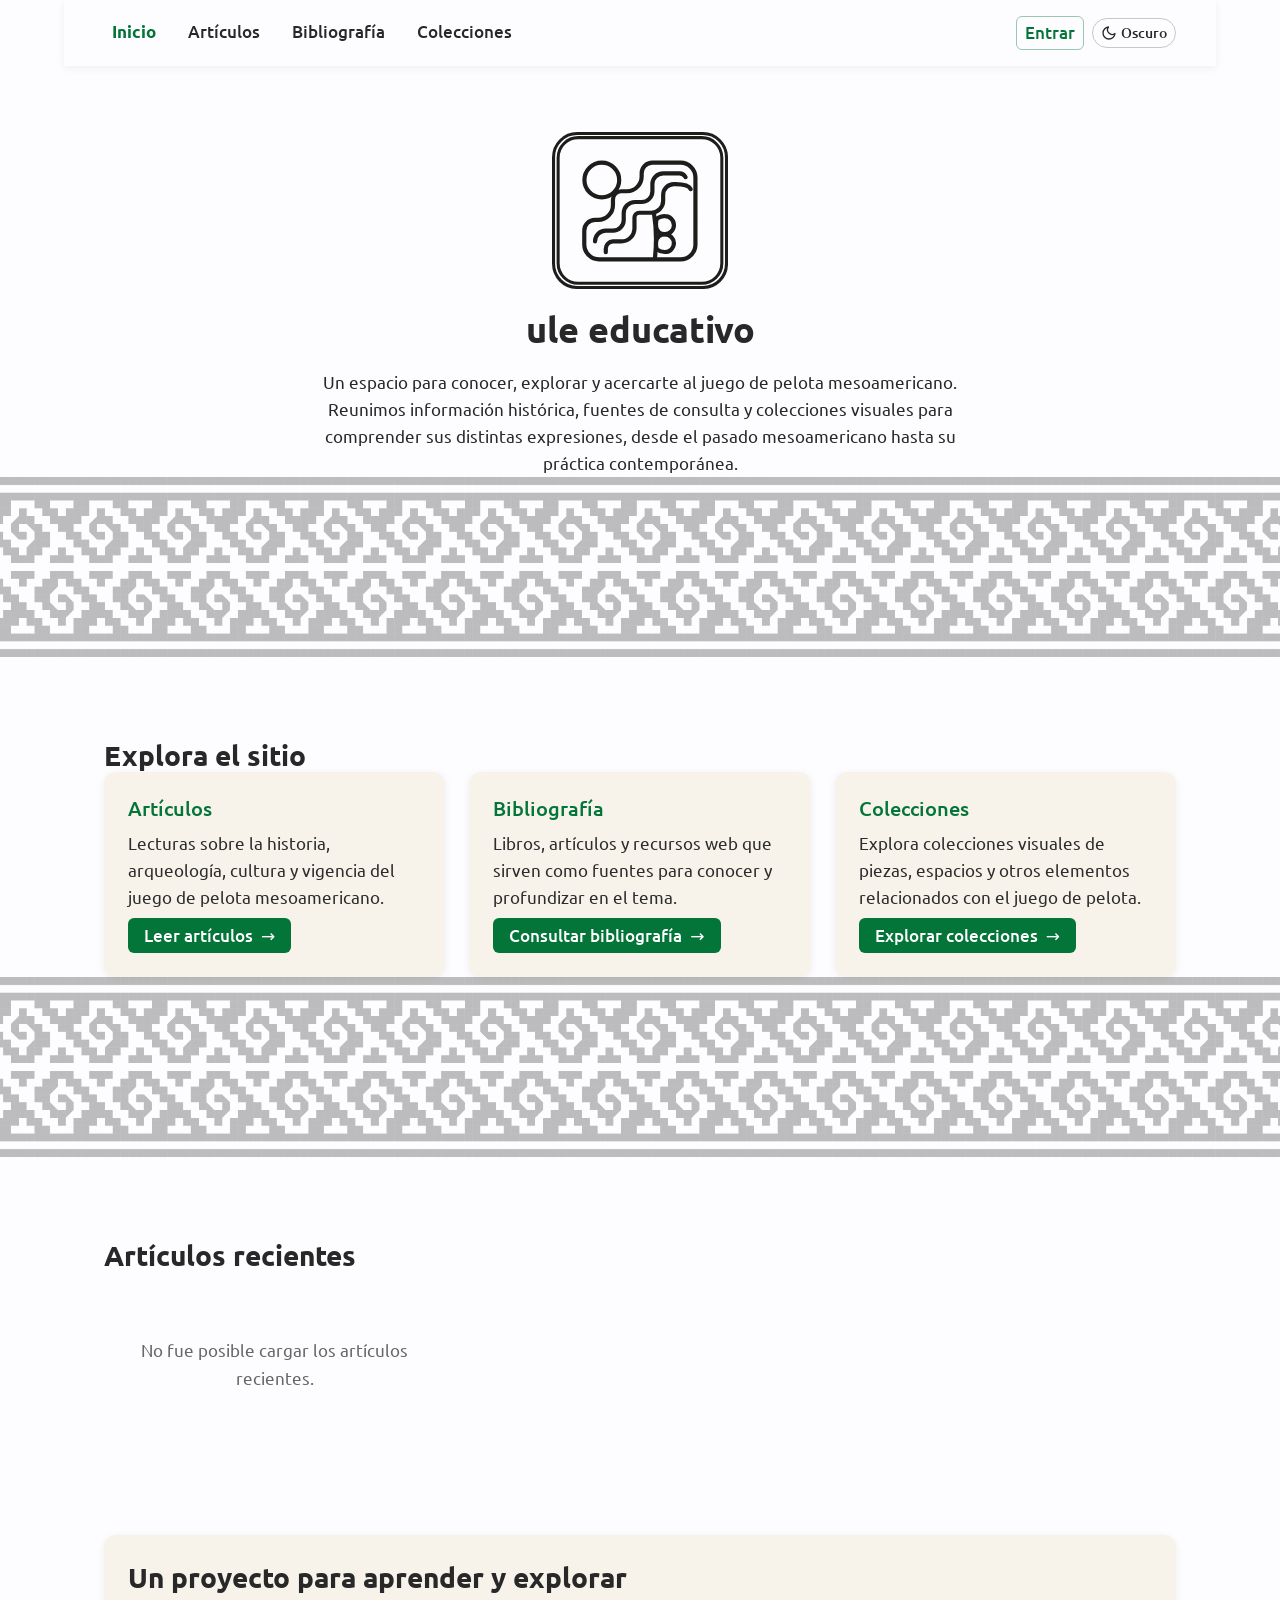
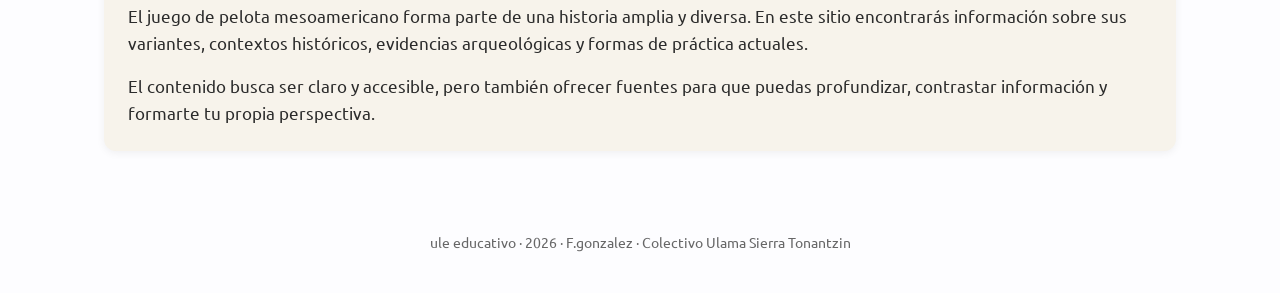
<file: index.html>
<!DOCTYPE html>
<html lang="es" data-theme="light">
<head>
<meta charset="UTF-8">
<meta name="viewport" content="width=device-width, initial-scale=1.0">
<meta name="description" content="ule educativo: un espacio para explorar la historia, el conocimiento y la práctica contemporánea del juego de pelota mesoamericano.">
<title>ule educativo — Juego de pelota mesoamericano</title>
<link rel="preconnect" href="https://fonts.googleapis.com">
<link rel="preconnect" href="https://fonts.gstatic.com" crossorigin>
<link href="https://fonts.googleapis.com/css2?family=Ubuntu:wght@400;500;700&display=swap" rel="stylesheet">
<link rel="stylesheet" href="css/variables.css">
<link rel="stylesheet" href="css/base.css">
<link rel="stylesheet" href="css/components.css">
<link rel="stylesheet" href="css/nav.css">
<link rel="stylesheet" href="css/theme.css">
<link rel="stylesheet" href="css/ads.css">
<link rel="icon" href="assets/logo/logo.svg" type="image/png">
</head>
<body data-ad-page="home">
<a class="skip-link" href="#contenido-principal">Saltar al contenido</a>
<ule-nav></ule-nav>
<main id="contenido-principal">
<section class="container section" aria-labelledby="titulo-principal">
<div style="text-align:center; max-width:48rem; margin:0 auto;">
<div class="logo-container" style="width:min(180px,45vw); margin:var(--space-lg) auto var(--space-md);">
  <img src="assets/logo/logo.svg" class="logo-container__img" alt="Icono de la cancha de pelota" style="display:block; width:100%; height:auto;">
</div>
<h1 id="titulo-principal">ule educativo</h1>
<p style="font-size:var(--fs-cuerpo-desktop); max-width:42rem; margin:var(--space-md) auto 0;">Un espacio para conocer, explorar y acercarte al juego de pelota mesoamericano. Reunimos información histórica, fuentes de consulta y colecciones visuales para comprender sus distintas expresiones, desde el pasado mesoamericano hasta su práctica contemporánea.</p>
</div><div class="greca greca--divider" aria-hidden="true"></div>
</section>
<section class="container section" aria-labelledby="explora-titulo">
<h2 id="explora-titulo">Explora el sitio</h2>
<div class="accesos-grid">
<a class="card card-link" href="articulos.html"><h3 class="card__titulo">Artículos</h3><p class="card__cuerpo">Lecturas sobre la historia, arqueología, cultura y vigencia del juego de pelota mesoamericano.</p><span class="button">Leer artículos <span class="card__flecha" aria-hidden="true">→</span></span></a>
<a class="card card-link" href="bibliografia.html"><h3 class="card__titulo">Bibliografía</h3><p class="card__cuerpo">Libros, artículos y recursos web que sirven como fuentes para conocer y profundizar en el tema.</p><span class="button">Consultar bibliografía <span class="card__flecha" aria-hidden="true">→</span></span></a>
<a class="card card-link" href="catalogos.html"><h3 class="card__titulo">Colecciones</h3><p class="card__cuerpo">Explora colecciones visuales de piezas, espacios y otros elementos relacionados con el juego de pelota.</p><span class="button">Explorar colecciones <span class="card__flecha" aria-hidden="true">→</span></span></a>
<a class="card card-link" id="editorial-home" href="herramientas/editorial.html" hidden>
  <h3 class="card__titulo">Herramienta editorial</h3>
  <p class="card__cuerpo">Crear, editar y publicar artículos, bibliografía, colecciones y anuncios.</p>
  <span class="button">Abrir panel <span class="card__flecha" aria-hidden="true">→</span></span>
</a>
</div><div class="greca greca--divider" aria-hidden="true"></div>
</section>
<section class="container section" aria-labelledby="recientes-titulo">
<h2 id="recientes-titulo">Artículos recientes</h2>
<div id="articulos-recientes" class="articles-grid"><div class="catalog-loading" role="status">Cargando artículos…</div></div>
</section>
<section class="container section" aria-labelledby="acerca-titulo">
<div class="card"><h2 id="acerca-titulo">Un proyecto para aprender y explorar</h2><p>El juego de pelota mesoamericano forma parte de una historia amplia y diversa. En este sitio encontrarás información sobre sus variantes, contextos históricos, evidencias arqueológicas y formas de práctica actuales.</p><p>El contenido busca ser claro y accesible, pero también ofrecer fuentes para que puedas profundizar, contrastar información y formarte tu propia perspectiva.</p></div>
</section>
<section class="container section ad-section" aria-labelledby="anuncios-titulo">
<h2 class="ad-section__title" id="anuncios-titulo">Comunidad</h2>
<p class="ad-section__intro">Actividades y proyectos relacionados con el juego de pelota y su comunidad.</p>
<div class="ad-slots" data-ad-slots><div data-ad-slot data-ad-horizontal="true"></div><div data-ad-slot data-ad-horizontal="true"></div><div data-ad-slot data-ad-horizontal="true"></div></div></section>
</main>
<footer class="container section" style="text-align:center; opacity:0.7; font-size:var(--fs-anotacion);"><p>ule educativo · 2026 · F.gonzalez · Colectivo Ulama Sierra Tonantzin </p></footer>
<auth-modal id="auth-modal"></auth-modal>
<script src="js/main.js"></script>
<script src="js/ule-nav.js"></script>
<script src="js/api/client.js"></script>
<script src="js/api/auth.js"></script>
<script src="js/api/session.js"></script>
<script src="js/auth-modal.js"></script>
<script src="js/auth-ui.js"></script>
<script src="js/loader.js"></script>
<script src="js/components.js"></script>
<script src="js/ads.js?v=20260927-3"></script>
<script>
(function () {
  const contenedor = document.getElementById('articulos-recientes');
  if (!contenedor || !window.ULE || !ULE.loader) return;
  ULE.loader.loadArticles().then(function (articulos) {
    const recientes = articulos
      .filter(function (a) { return a.visible !== false; })
      .sort(function (a, b) { return (b.fecha || '').localeCompare(a.fecha || ''); })
      .slice(0, 3);
    contenedor.replaceChildren();
    if (!recientes.length) {
      contenedor.innerHTML = '<div class="catalog-empty">Todavía no hay artículos publicados.</div>';
      return;
    }
    recientes.forEach(function (articulo) {
      const card = document.createElement('article-card');
      card.setAttribute('data-id', articulo.id || '');
      card.setAttribute('data-title', articulo.titulo || '');
      card.setAttribute('data-summary', articulo.resumen || '');
      card.setAttribute('data-image', articulo.imagen_destacada || '');
      card.setAttribute('data-category', articulo.categoria || '');
      card.setAttribute('data-date', articulo.fecha || '');
      card.setAttribute('data-author', articulo.autor || '');
      contenedor.appendChild(card);
    });
  }).catch(function (error) {
    console.error('[ULE] Error cargando artículos recientes:', error);
    contenedor.innerHTML = '<div class="catalog-empty">No fue posible cargar los artículos recientes.</div>';
  });
})();
</script>
</body>
</html>
</file>
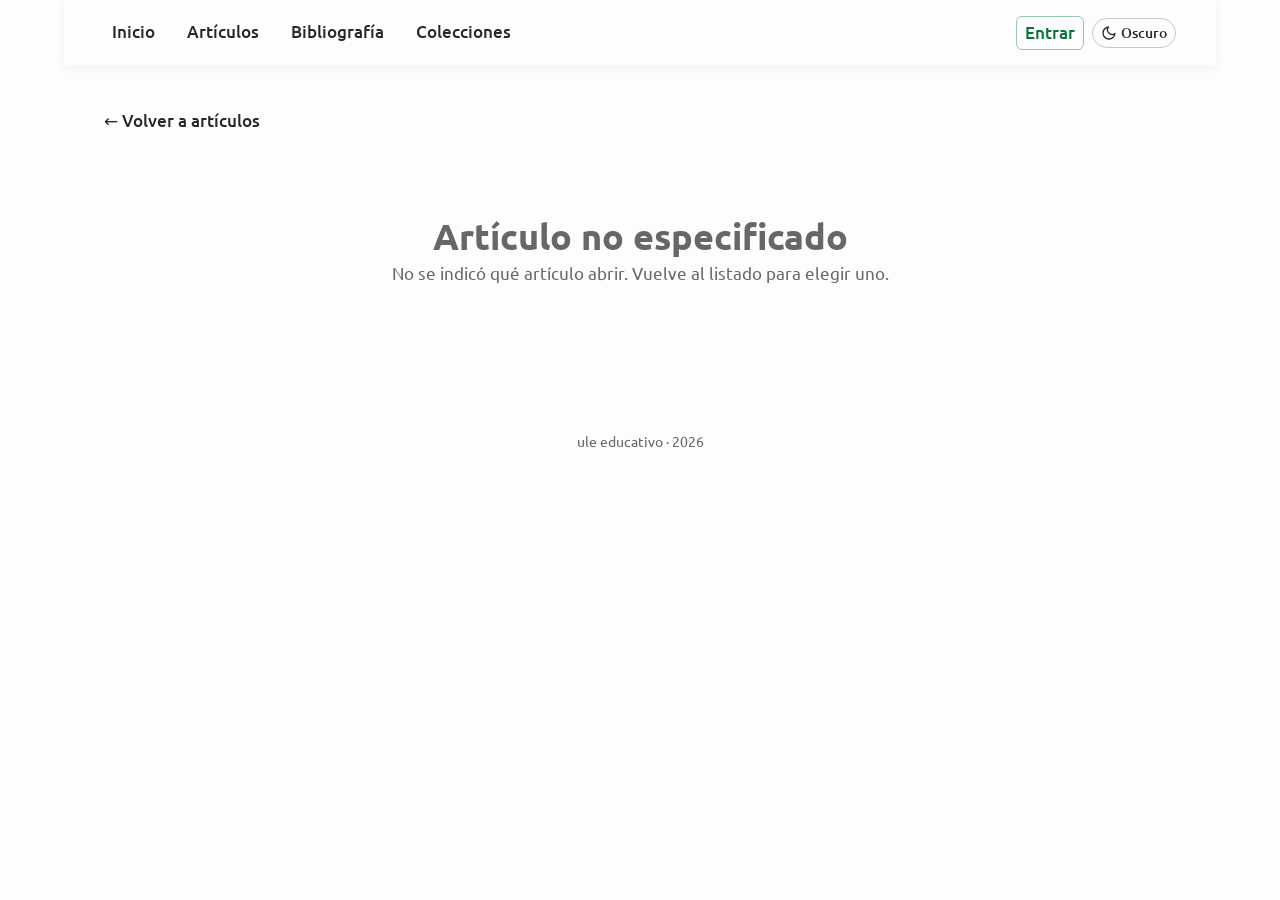
<file: articulo.html>
<!DOCTYPE html>
<html lang="es" data-theme="light">
<head>
  <meta charset="UTF-8">
  <meta name="viewport" content="width=device-width, initial-scale=1.0">
  <title>Artículo — ule educativo</title>

  <link rel="preconnect" href="https://fonts.googleapis.com">
  <link rel="preconnect" href="https://fonts.gstatic.com" crossorigin>
  <link href="https://fonts.googleapis.com/css2?family=Ubuntu:wght@400;500;700&display=swap" rel="stylesheet">

  <link rel="stylesheet" href="css/variables.css">
  <link rel="stylesheet" href="css/base.css">
  <link rel="stylesheet" href="css/components.css">
  <link rel="stylesheet" href="css/nav.css">
  <link rel="stylesheet" href="css/theme.css">
  <link rel="stylesheet" href="css/ads.css">

  <link rel="icon" href="assets/logo/logo.svg" type="image/x-icon">
</head>
<body data-ad-page="articulo">

  <a class="skip-link" href="#contenido-principal">Saltar al contenido</a>

  <ule-nav></ule-nav>

  <main id="contenido-principal">
    <section class="container section">
      <p><a class="nav__link" href="articulos.html" style="padding-inline-start:0;">← Volver a artículos</a></p>
      <div id="articulo-contenedor">
        <p class="catalog-loading" role="status">Cargando artículo…</p>
      </div>

      <nav id="navegacion-articulos" class="articulo-navegacion" hidden aria-label="Más artículos"></nav>

      <div id="biblio-relacionada-contenedor" hidden>
        <h2>Bibliografía relacionada</h2>
        <div class="biblio-list" id="biblio-relacionada-lista"></div>
      </div>
    </section>

    <section class="container section ad-section" aria-labelledby="anuncios-articulo">
      <h2 class="ad-section__title" id="anuncios-articulo">Comunidad</h2>
      <div class="ad-slots" data-ad-slots><div data-ad-slot data-ad-horizontal="true"></div><div data-ad-slot data-ad-horizontal="true"></div><div data-ad-slot data-ad-horizontal="true"></div></div></section>
  </main>

  <footer class="container section" style="text-align:center; opacity:0.7; font-size:var(--fs-anotacion);">
    <p>ule educativo · 2026</p>
  </footer>

  <auth-modal id="auth-modal"></auth-modal>
  <script src="js/main.js"></script><script src="js/ule-nav.js"></script><script src="js/api/client.js"></script><script src="js/api/auth.js"></script><script src="js/api/session.js"></script><script src="js/auth-modal.js"></script><script src="js/auth-ui.js"></script>
  <script src="js/loader.js"></script>
  <script src="js/components.js"></script>
  <script src="js/ads.js?v=20260927-3"></script>
  <script>
    (function () {
      const contenedor = document.getElementById('articulo-contenedor');
      const biblioWrap = document.getElementById('biblio-relacionada-contenedor');
      const biblioLista = document.getElementById('biblio-relacionada-lista');
      const navArticulos = document.getElementById('navegacion-articulos');

      function formatFecha(iso) {
        if (!iso) return '';
        const d = new Date(iso + 'T00:00:00');
        if (isNaN(d.getTime())) return iso;
        return d.toLocaleDateString('es-MX', { year: 'numeric', month: 'long', day: 'numeric' });
      }

      function slug(value) {
        return String(value || '').toLowerCase().replace(/\s+/g, '-');
      }

      // Estados sin artículo (sin id, no encontrado, error): siempre con <h1> para que la página tenga encabezado principal.
      function mostrarMensaje(titulo, texto, esError) {
        const wrap = document.createElement('div');
        wrap.className = 'catalog-empty';
        if (esError) wrap.setAttribute('role', 'alert');
        const h1 = document.createElement('h1');
        h1.textContent = titulo;
        const p = document.createElement('p');
        p.textContent = texto;
        wrap.appendChild(h1);
        wrap.appendChild(p);
        contenedor.replaceChildren(wrap);
      }

      function badge(type, label) {
        const el = document.createElement('ule-badge');
        el.setAttribute('type', type);
        el.setAttribute('label', label);
        return el;
      }

      function renderArticulo(articulo) {
        const article = document.createElement('article');
        article.className = 'articulo';

        const chips = document.createElement('div');
        chips.className = 'cluster';
        chips.style.marginBlockEnd = 'var(--space-sm)';
        if (articulo.categoria) chips.appendChild(badge('categoria-' + slug(articulo.categoria), articulo.categoria));
        (articulo.etiquetas || []).forEach(function (tag) { chips.appendChild(badge('etiqueta-' + slug(tag), tag)); });
        article.appendChild(chips);

        const h1 = document.createElement('h1');
        h1.textContent = articulo.titulo || '';
        article.appendChild(h1);

        const meta = document.createElement('p');
        meta.className = 'anotacion';
        meta.textContent = [articulo.autor, formatFecha(articulo.fecha)].filter(Boolean).join(' · ');
        article.appendChild(meta);

        if (articulo.imagen_destacada) {
          const img = document.createElement('img');
          img.className = 'foto-arqueologica';
          img.style.width = '100%';
          img.style.borderRadius = 'var(--radius-md)';
          // Sin descripción editorial (imagen_alt) la imagen se trata como decorativa.
          img.alt = articulo.imagen_alt || '';
          img.addEventListener('error', function () { img.style.display = 'none'; });
          img.src = articulo.imagen_destacada;
          article.appendChild(img);
        }

        const cuerpo = document.createElement('div');
        cuerpo.className = 'articulo__cuerpo';
        // contenido_html proviene del equipo editorial (repositorio o API con acceso restringido),
        // no de entrada de usuarios anónimos. Si la API acepta HTML de otras fuentes, debe sanearlo en el servidor.
        cuerpo.innerHTML = articulo.contenido_html || '';
        article.appendChild(cuerpo);

        contenedor.replaceChildren(article);
      }

      function linkNavegacion(articulo, clase, etiqueta) {
        const a = document.createElement('a');
        a.className = 'articulo-navegacion__link ' + clase;
        a.href = 'articulo.html?id=' + encodeURIComponent(articulo.id);
        const span = document.createElement('span');
        span.textContent = etiqueta;
        const strong = document.createElement('strong');
        strong.textContent = articulo.titulo || articulo.id;
        a.appendChild(span);
        a.appendChild(strong);
        return a;
      }

      function renderNavegacion(articulo, todos) {
        const orden = todos
          .filter(function (a) { return a.visible !== false; })
          .sort(function (a, b) { return (a.fecha || '').localeCompare(b.fecha || ''); });
        const posicion = orden.findIndex(function (a) { return a.id === articulo.id; });
        if (posicion === -1) return;
        const anterior = orden[posicion - 1];
        const siguiente = orden[posicion + 1];
        if (!anterior && !siguiente) return;
        navArticulos.replaceChildren();
        if (anterior) navArticulos.appendChild(linkNavegacion(anterior, 'articulo-navegacion__link--anterior', 'Artículo anterior'));
        if (siguiente) navArticulos.appendChild(linkNavegacion(siguiente, 'articulo-navegacion__link--siguiente', 'Artículo siguiente'));
        navArticulos.hidden = false;
      }

      function renderBiblio(refs) {
        if (!refs.length) return;
        refs.forEach(function (ref) {
          const card = document.createElement('biblio-card');
          card.setAttribute('data-id', ref.id);
          card.setAttribute('data-title', ref.titulo || '');
          card.setAttribute('data-authors', Array.isArray(ref.autores) ? ref.autores.join(', ') : (ref.autores || ''));
          card.setAttribute('data-year', ref['año'] || '');
          card.setAttribute('data-type', ref.tipo || '');
          card.setAttribute('data-editorial', ref.editorial || '');
          card.setAttribute('data-url', ref.url || '');
          card.setAttribute('data-summary', ref.resumen || '');
          biblioLista.appendChild(card);
        });
        biblioWrap.hidden = false;
      }

      async function init() {
        const id = new URLSearchParams(window.location.search).get('id');
        if (!id) {
          mostrarMensaje('Artículo no especificado', 'No se indicó qué artículo abrir. Vuelve al listado para elegir uno.');
          return;
        }

        try {
          const articulo = await ULE.loader.loadArticleById(id);
          if (!articulo || articulo.visible === false) {
            document.title = 'Artículo no encontrado — ule educativo';
            mostrarMensaje('Artículo no encontrado', 'No existe un artículo con ese identificador o ya no está disponible.');
            return;
          }

          document.title = articulo.titulo + ' — ule educativo';
          renderArticulo(articulo);

          // Lo secundario (navegación, bibliografía) no debe impedir leer el artículo si falla.
          try { renderNavegacion(articulo, await ULE.loader.loadArticles()); }
          catch (e) { console.warn('[ULE] No se pudo cargar la navegación entre artículos:', e); }
          try { renderBiblio(await ULE.loader.loadBiblioForArticle(articulo)); }
          catch (e) { console.warn('[ULE] No se pudo cargar la bibliografía relacionada:', e); }
        } catch (e) {
          console.error('[ULE] Error cargando el artículo:', e);
          mostrarMensaje('No fue posible cargar el artículo', 'Ocurrió un problema al obtener el contenido. Inténtalo de nuevo en unos minutos.', true);
        }
      }

      init();
    })();
  </script>
</body>
</html>
</file>
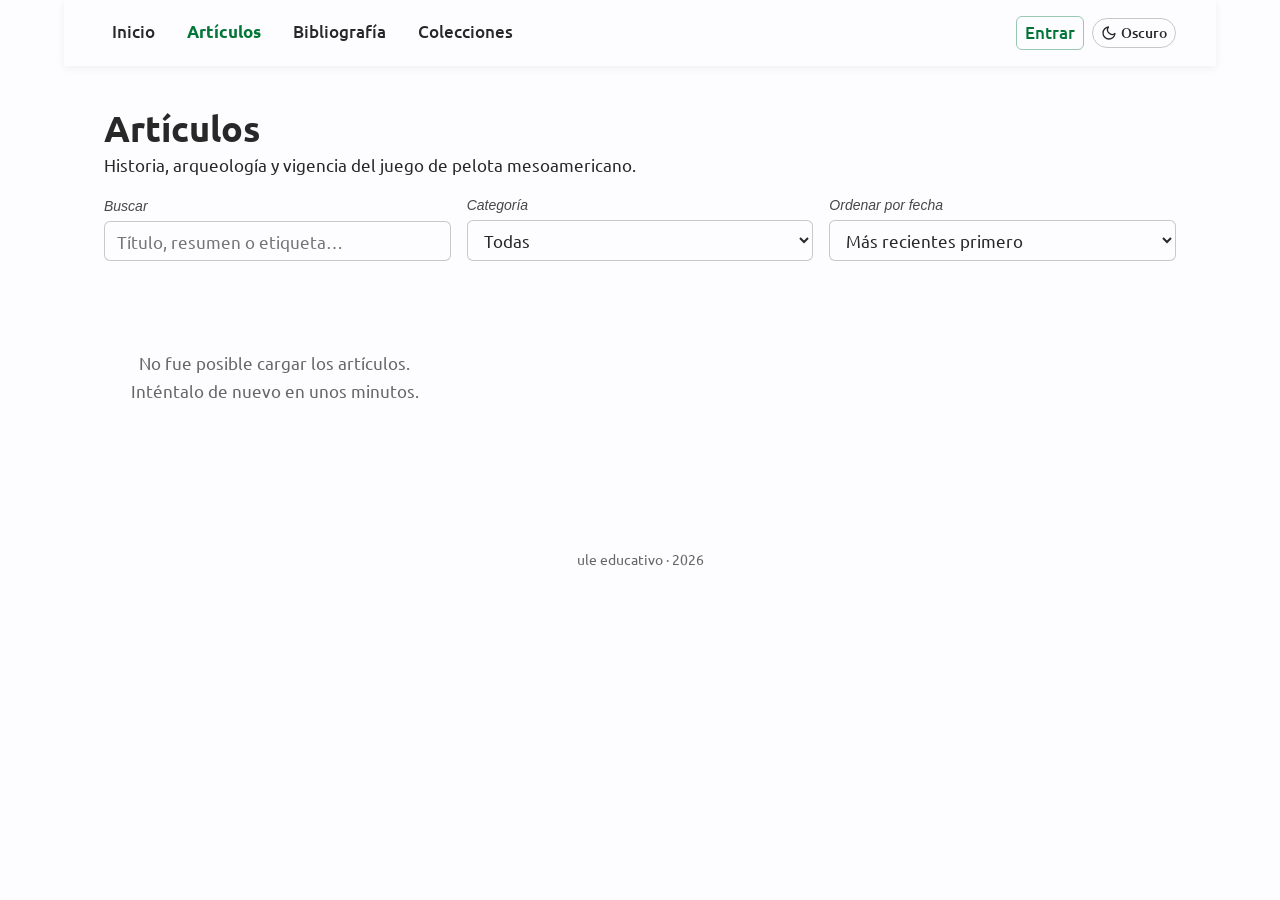
<file: articulos.html>
<!DOCTYPE html>
<html lang="es" data-theme="light">
<head>
<meta charset="UTF-8"><meta name="viewport" content="width=device-width, initial-scale=1.0">
<title>Artículos — ule educativo</title>
<meta name="description" content="Artículos sobre la historia, arqueología y vigencia del juego de pelota mesoamericano.">
<link rel="preconnect" href="https://fonts.googleapis.com"><link rel="preconnect" href="https://fonts.gstatic.com" crossorigin>
<link href="https://fonts.googleapis.com/css2?family=Ubuntu:wght@400;500;700&display=swap" rel="stylesheet">
<link rel="stylesheet" href="css/variables.css"><link rel="stylesheet" href="css/base.css"><link rel="stylesheet" href="css/components.css"><link rel="stylesheet" href="css/nav.css"><link rel="stylesheet" href="css/theme.css"><link rel="stylesheet" href="css/ads.css">
<link rel="icon" href="assets/logo/logo.svg" type="image/png">
</head>
<body data-ad-page="articulos">
<a class="skip-link" href="#contenido-principal">Saltar al contenido</a>
<ule-nav></ule-nav>
<main id="contenido-principal"><section class="container section"><h1>Artículos</h1><p>Historia, arqueología y vigencia del juego de pelota mesoamericano.</p>
<form class="filtros" id="filtros-articulos" role="search" aria-label="Filtrar artículos"><div class="filtros__campo"><label for="buscar-articulos">Buscar</label><input type="search" id="buscar-articulos" name="buscar" placeholder="Título, resumen o etiqueta…" autocomplete="off"></div><div class="filtros__campo"><label for="categoria-articulos">Categoría</label><select id="categoria-articulos" name="categoria"><option value="">Todas</option></select></div><div class="filtros__campo"><label for="orden-articulos">Ordenar por fecha</label><select id="orden-articulos" name="orden"><option value="desc">Más recientes primero</option><option value="asc">Más antiguos primero</option></select></div></form>
<p class="filtros__resultados" id="contador-articulos" aria-live="polite"></p><div id="articulos-grid" class="articles-grid"><div class="catalog-loading" role="status">Cargando artículos…</div></div></section>
<section class="container section ad-section" aria-labelledby="anuncios-articulos"><h2 class="ad-section__title" id="anuncios-articulos">Comunidad</h2><div class="ad-slots" data-ad-slots><div data-ad-slot data-ad-horizontal="true"></div><div data-ad-slot data-ad-horizontal="true"></div><div data-ad-slot data-ad-horizontal="true"></div></div></section></main>
<footer class="container section" style="text-align:center; opacity:0.7; font-size:var(--fs-anotacion);"><p>ule educativo · 2026</p></footer>
<auth-modal id="auth-modal"></auth-modal>
<script src="js/main.js"></script>
<script src="js/ule-nav.js"></script>
<script src="js/api/client.js"></script>
<script src="js/api/auth.js"></script>
<script src="js/api/session.js"></script>
<script src="js/auth-modal.js"></script>
<script src="js/auth-ui.js"></script>
<script src="js/loader.js"></script>
<script src="js/components.js"></script>
<script src="js/ads.js?v=20260927-3"></script>
<script>(function(){let allArticles=[];const grid=document.getElementById('articulos-grid'),contador=document.getElementById('contador-articulos'),inputBuscar=document.getElementById('buscar-articulos'),selectCategoria=document.getElementById('categoria-articulos'),selectOrden=document.getElementById('orden-articulos');function poblarCategorias(a){Array.from(new Set(a.map(x=>x.categoria).filter(Boolean))).sort().forEach(cat=>{const o=document.createElement('option');o.value=cat;o.textContent=cat;selectCategoria.appendChild(o);});}function coincideBusqueda(a,t){if(!t)return true;return[a.titulo,a.resumen,(a.etiquetas||[]).join(' ')].join(' ').toLowerCase().includes(t.toLowerCase());}function render(){const t=inputBuscar.value.trim(),c=selectCategoria.value,o=selectOrden.value;let f=allArticles.filter(a=>coincideBusqueda(a,t)&&(!c||a.categoria===c));f.sort((a,b)=>o==='asc'?(a.fecha||'').localeCompare(b.fecha||''):(b.fecha||'').localeCompare(a.fecha||''));grid.innerHTML='';if(!f.length)grid.innerHTML='<div class="catalog-empty">No hay artículos que coincidan con tu búsqueda.</div>';else f.forEach(a=>{const card=document.createElement('article-card');card.setAttribute('data-id',a.id);card.setAttribute('data-title',a.titulo||'');card.setAttribute('data-summary',a.resumen||'');card.setAttribute('data-image',a.imagen_destacada||'');card.setAttribute('data-category',a.categoria||'');card.setAttribute('data-date',a.fecha||'');card.setAttribute('data-author',a.autor||'');card.setAttribute('data-href','articulo.html?id='+encodeURIComponent(a.id));card.setAttribute('data-heading-level','2');grid.appendChild(card);});contador.textContent=f.length===1?'1 artículo encontrado':f.length+' artículos encontrados';}async function init(){try{allArticles=await ULE.loader.loadArticles();poblarCategorias(allArticles);render();}catch(e){console.error('[ULE] Error cargando artículos:',e);grid.innerHTML='<div class="catalog-empty" role="alert">No fue posible cargar los artículos. Inténtalo de nuevo en unos minutos.</div>';contador.textContent='';}}inputBuscar.addEventListener('input',render);selectCategoria.addEventListener('change',render);selectOrden.addEventListener('change',render);init();})();</script>
</body></html>
</file>
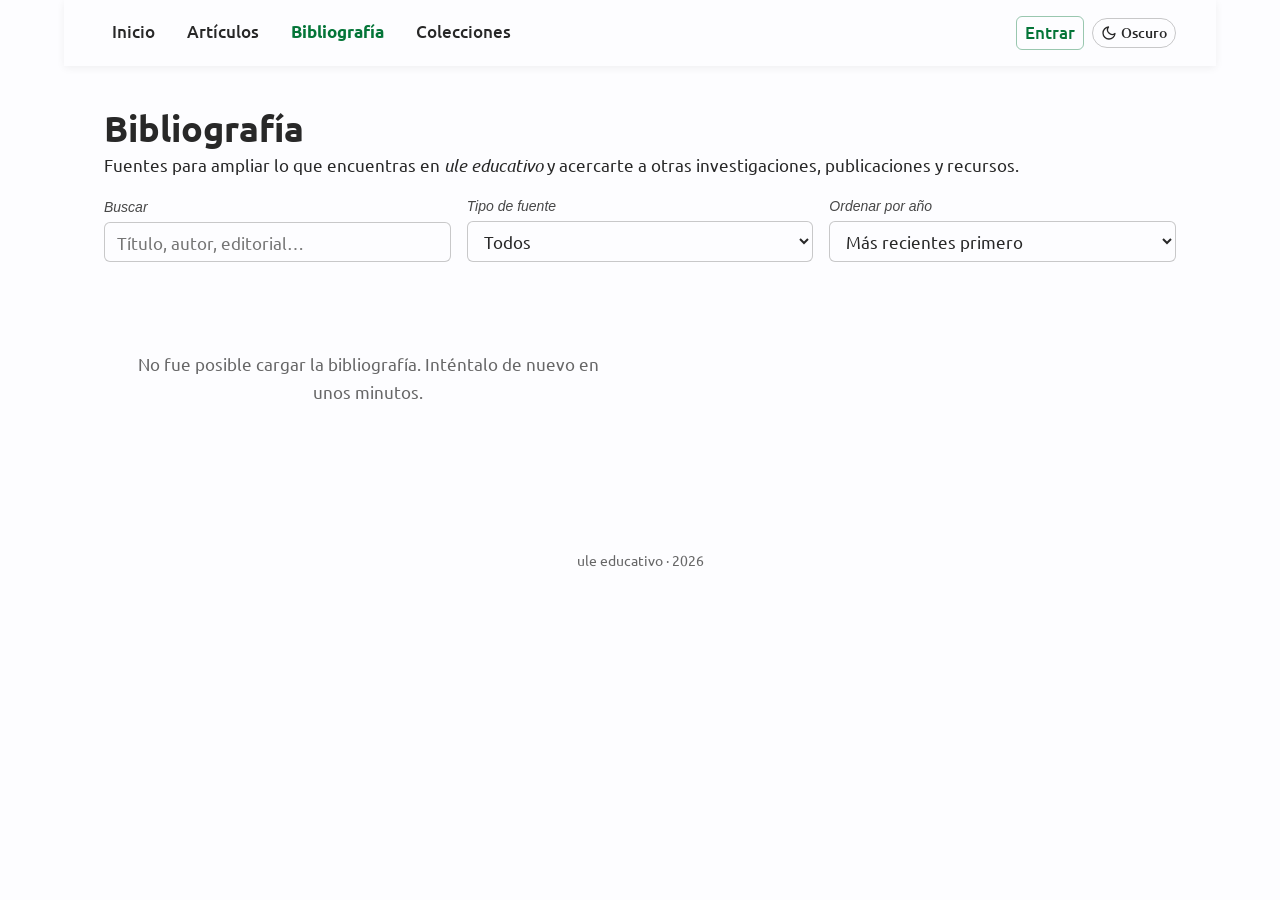
<file: bibliografia.html>
<!DOCTYPE html>
<html lang="es" data-theme="light">
<head>
<meta charset="UTF-8"><meta name="viewport" content="width=device-width, initial-scale=1.0">
<title>Bibliografía — ule educativo</title>
<meta name="description" content="Fuentes y referencias para profundizar en el estudio del juego de pelota mesoamericano.">
<link rel="preconnect" href="https://fonts.googleapis.com"><link rel="preconnect" href="https://fonts.gstatic.com" crossorigin>
<link href="https://fonts.googleapis.com/css2?family=Ubuntu:wght@400;500;700&display=swap" rel="stylesheet">
<link rel="stylesheet" href="css/variables.css"><link rel="stylesheet" href="css/base.css"><link rel="stylesheet" href="css/components.css"><link rel="stylesheet" href="css/nav.css"><link rel="stylesheet" href="css/theme.css"><link rel="stylesheet" href="css/ads.css">
<link rel="icon" href="assets/logo/logo.svg" type="image/png">
</head>
<body data-ad-page="bibliografia">
<a class="skip-link" href="#contenido-principal">Saltar al contenido</a>
<ule-nav></ule-nav>
<main id="contenido-principal"><section class="container section"><h1>Bibliografía</h1><p>Fuentes para ampliar lo que encuentras en <em>ule educativo</em> y acercarte a otras investigaciones, publicaciones y recursos.</p><form class="filtros" id="filtros-bibliografia" role="search" aria-label="Filtrar bibliografía"><div class="filtros__campo"><label for="buscar-bibliografia">Buscar</label><input type="search" id="buscar-bibliografia" name="buscar" placeholder="Título, autor, editorial…" autocomplete="off"></div><div class="filtros__campo"><label for="tipo-bibliografia">Tipo de fuente</label><select id="tipo-bibliografia" name="tipo"><option value="">Todos</option></select></div><div class="filtros__campo"><label for="orden-bibliografia">Ordenar por año</label><select id="orden-bibliografia" name="orden"><option value="desc">Más recientes primero</option><option value="asc">Más antiguos primero</option></select></div></form><p class="filtros__resultados" id="contador-bibliografia" aria-live="polite"></p><div id="bibliografia-list" class="biblio-list"><div class="catalog-loading" role="status">Cargando bibliografía…</div></div></section><section class="container section ad-section" aria-labelledby="anuncios-bibliografia"><h2 class="ad-section__title" id="anuncios-bibliografia">Comunidad</h2><div class="ad-slots" data-ad-slots><div data-ad-slot data-ad-horizontal="true"></div><div data-ad-slot data-ad-horizontal="true"></div><div data-ad-slot data-ad-horizontal="true"></div></div></section></main>
<footer class="container section" style="text-align:center; opacity:0.7; font-size:var(--fs-anotacion);"><p>ule educativo · 2026</p></footer>
<auth-modal id="auth-modal"></auth-modal>
<script src="js/main.js"></script>
<script src="js/ule-nav.js"></script>
<script src="js/api/client.js"></script>
<script src="js/api/auth.js"></script>
<script src="js/api/session.js"></script>
<script src="js/auth-modal.js"></script>
<script src="js/auth-ui.js"></script>
<script src="js/loader.js"></script>
<script src="js/components.js"></script>
<script src="js/ads.js?v=20260927-3"></script>
<script>(function(){let allRefs=[],relacionados={};const list=document.getElementById('bibliografia-list'),contador=document.getElementById('contador-bibliografia'),inputBuscar=document.getElementById('buscar-bibliografia'),selectTipo=document.getElementById('tipo-bibliografia'),selectOrden=document.getElementById('orden-bibliografia');function poblarTipos(r){Array.from(new Set(r.map(x=>x.tipo).filter(Boolean))).sort().forEach(t=>{const o=document.createElement('option');o.value=t;o.textContent=ULE.labels.tipoBiblioLabel(t);selectTipo.appendChild(o);});}function coincide(r,t){if(!t)return true;const a=Array.isArray(r.autores)?r.autores.join(' '):(r.autores||'');return[r.titulo,a,r.editorial,r.resumen,ULE.labels.tipoBiblioLabel(r.tipo)].join(' ').toLowerCase().includes(t.toLowerCase());}function render(){const t=inputBuscar.value.trim(),tipo=selectTipo.value,orden=selectOrden.value;let f=allRefs.filter(r=>coincide(r,t)&&(!tipo||r.tipo===tipo));f.sort((a,b)=>{const ya=Number(a.año)||0,yb=Number(b.año)||0;return orden==='asc'?ya-yb:yb-ya;});list.innerHTML='';if(!f.length)list.innerHTML='<div class="catalog-empty">No hay referencias que coincidan con tu búsqueda.</div>';else f.forEach(r=>{const c=document.createElement('biblio-card');c.setAttribute('data-id',r.id||'');c.setAttribute('data-title',r.titulo||'');c.setAttribute('data-authors',Array.isArray(r.autores)?r.autores.join(', '):(r.autores||''));c.setAttribute('data-year',r.año||'');c.setAttribute('data-type',r.tipo||'');c.setAttribute('data-editorial',r.editorial||'');c.setAttribute('data-url',r.url||'');c.setAttribute('data-summary',r.resumen||'');c.setAttribute('data-related-articles',JSON.stringify(relacionados[r.id]||[]));c.setAttribute('data-heading-level','2');list.appendChild(c);});contador.textContent=f.length===1?'1 referencia encontrada':f.length+' referencias encontradas';}async function init(){try{allRefs=await ULE.loader.loadBibliografia();try{relacionados=await ULE.loader.loadRelatedArticlesMap();}catch(e){console.warn('[ULE] Sin artículos relacionados:',e);}poblarTipos(allRefs);render();}catch(e){console.error('[ULE] Error cargando bibliografía:',e);list.innerHTML='<div class="catalog-empty" role="alert">No fue posible cargar la bibliografía. Inténtalo de nuevo en unos minutos.</div>';contador.textContent='';}}inputBuscar.addEventListener('input',render);selectTipo.addEventListener('change',render);selectOrden.addEventListener('change',render);init();})();</script>
</body></html>
</file>
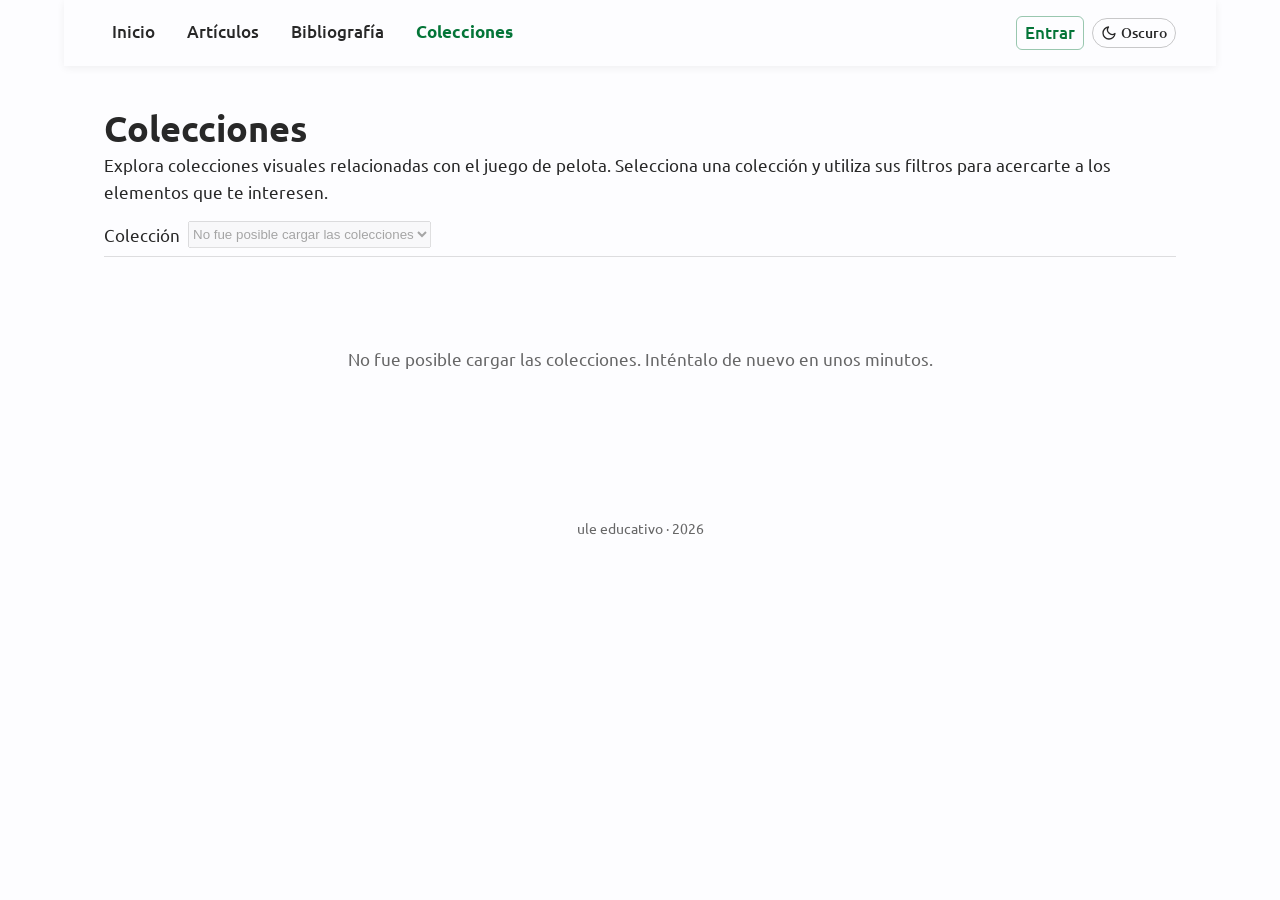
<file: catalogos.html>
<!DOCTYPE html>
<html lang="es" data-theme="light">
<head>
<meta charset="UTF-8"><meta name="viewport" content="width=device-width, initial-scale=1.0">
<title>Colecciones — ule educativo</title>
<meta name="description" content="Colecciones visuales sobre piezas arqueológicas, canchas y otras expresiones del juego de pelota mesoamericano.">
<link rel="preconnect" href="https://fonts.googleapis.com"><link rel="preconnect" href="https://fonts.gstatic.com" crossorigin>
<link href="https://fonts.googleapis.com/css2?family=Ubuntu:wght@400;500;700&display=swap" rel="stylesheet">
<link rel="stylesheet" href="css/variables.css"><link rel="stylesheet" href="css/base.css"><link rel="stylesheet" href="css/components.css"><link rel="stylesheet" href="css/nav.css"><link rel="stylesheet" href="css/theme.css"><link rel="stylesheet" href="css/ads.css">
<link rel="icon" href="assets/logo/logo.svg" type="image/png">
</head>
<body data-ad-page="catalogos">
<a class="skip-link" href="#contenido-principal">Saltar al contenido</a>
<ule-nav></ule-nav>
<main id="contenido-principal">
<section class="container section"><h1>Colecciones</h1><p>Explora colecciones visuales relacionadas con el juego de pelota. Selecciona una colección y utiliza sus filtros para acercarte a los elementos que te interesen.</p><div class="catalog-selector"><label for="selector-catalogo">Colección</label><select id="selector-catalogo"><option value="">Cargando colecciones…</option></select></div><p id="catalogo-aviso" class="filtros__resultados" role="status"></p><div id="catalogo-contenido"><div class="catalog-loading" role="status">Cargando catálogo…</div></div></section>
<section class="container section ad-section" aria-labelledby="anuncios-catalogos"><h2 class="ad-section__title" id="anuncios-catalogos">Comunidad</h2><div class="ad-slots" data-ad-slots><div data-ad-slot data-ad-horizontal="true"></div><div data-ad-slot data-ad-horizontal="true"></div><div data-ad-slot data-ad-horizontal="true"></div></div></section>
</main>
<footer class="container section" style="text-align:center; opacity:0.7; font-size:var(--fs-anotacion);"><p>ule educativo · 2026</p></footer>
<auth-modal id="auth-modal"></auth-modal>
<script src="js/main.js"></script>
<script src="js/ule-nav.js"></script>
<script src="js/api/client.js"></script>
<script src="js/api/auth.js"></script>
<script src="js/api/session.js"></script>
<script src="js/auth-modal.js"></script>
<script src="js/auth-ui.js"></script>
<script src="js/loader.js"></script>
<script src="js/components.js"></script>
<script src="js/ads.js?v=20260927-3"></script>

<script>
(function () {
  const selector = document.getElementById('selector-catalogo');
  const contenido = document.getElementById('catalogo-contenido');
  const aviso = document.getElementById('catalogo-aviso');

  function nombreCatalogo(id) {
    return id.replace(/\.json$/, '').split('-').map(function (p) { return p.charAt(0).toUpperCase() + p.slice(1); }).join(' ');
  }

  function sinOpciones(mensaje, cuerpo, esError) {
    selector.innerHTML = '';
    const o = document.createElement('option');
    o.value = '';
    o.textContent = mensaje;
    selector.appendChild(o);
    selector.disabled = true;
    contenido.innerHTML = '<div class="catalog-empty"' + (esError ? ' role="alert"' : '') + '>' + cuerpo + '</div>';
  }

  function sincronizarUrl(catalogoId, conservarPieza, conservarFiltros) {
    const url = new URL(window.location.href);
    url.searchParams.set('catalogo', catalogoId);
    if (!conservarPieza) url.searchParams.delete('pieza');

    if (!conservarFiltros) {
      Array.from(url.searchParams.keys()).forEach(function (key) {
        if (/^filtro\[.*\]$/.test(key)) url.searchParams.delete(key);
      });
    }

    window.history.replaceState({}, '', url);
  }

  function mostrarCatalogo(id, piezaId, conservarFiltros) {
    if (!id) return;
    aviso.textContent = '';
    contenido.innerHTML = '';
    const grid = document.createElement('catalog-grid');
    grid.setAttribute('data-catalog', id);
    contenido.appendChild(grid);
    sincronizarUrl(id, !!piezaId, conservarFiltros === true);

    if (piezaId) {
      grid.whenReady().then(function (ok) {
        if (ok && !grid.openItemById(piezaId)) {
          aviso.textContent = 'No se encontró el elemento solicitado en esta colección.';
          sincronizarUrl(id, false);
        }
      });
    }
  }

  async function init() {
    try {
      const ids = await ULE.loader.listCatalogIds();
      if (!ids.length) {
        sinOpciones('No hay colecciones disponibles', 'No hay colecciones disponibles por el momento.');
        return;
      }

      const catalogs = await Promise.all(ids.map(function (id) { return ULE.loader.loadCatalog(id); }));
      const visibles = catalogs.filter(function (c) { return c && c.visible !== false; });
      if (!visibles.length) {
        sinOpciones('No hay colecciones disponibles', 'No hay colecciones visibles por el momento.');
        return;
      }

      selector.innerHTML = '';
      visibles.forEach(function (c) {
        const o = document.createElement('option');
        o.value = c.id;
        o.textContent = c.titulo || nombreCatalogo(c.id);
        selector.appendChild(o);
      });
      selector.disabled = false;

      const params = new URLSearchParams(window.location.search);
      const piezaId = params.get('pieza');
      let inicial = visibles.find(function (c) { return c.id === params.get('catalogo'); });
      if (!inicial && piezaId) {
        inicial = visibles.find(function (c) {
          return Array.isArray(c.elementos) && c.elementos.some(function (e) { return e.id === piezaId; });
        });
      }
      inicial = inicial || visibles[0];

      selector.value = inicial.id;
      mostrarCatalogo(inicial.id, piezaId, true);
    } catch (e) {
      console.error('[ULE] Error cargando catálogos:', e);
      sinOpciones('No fue posible cargar las colecciones', 'No fue posible cargar las colecciones. Inténtalo de nuevo en unos minutos.', true);
    }
  }

  selector.addEventListener('change', function () { mostrarCatalogo(selector.value, null, false); });
  init();
})();
</script>

</body></html>
</file>
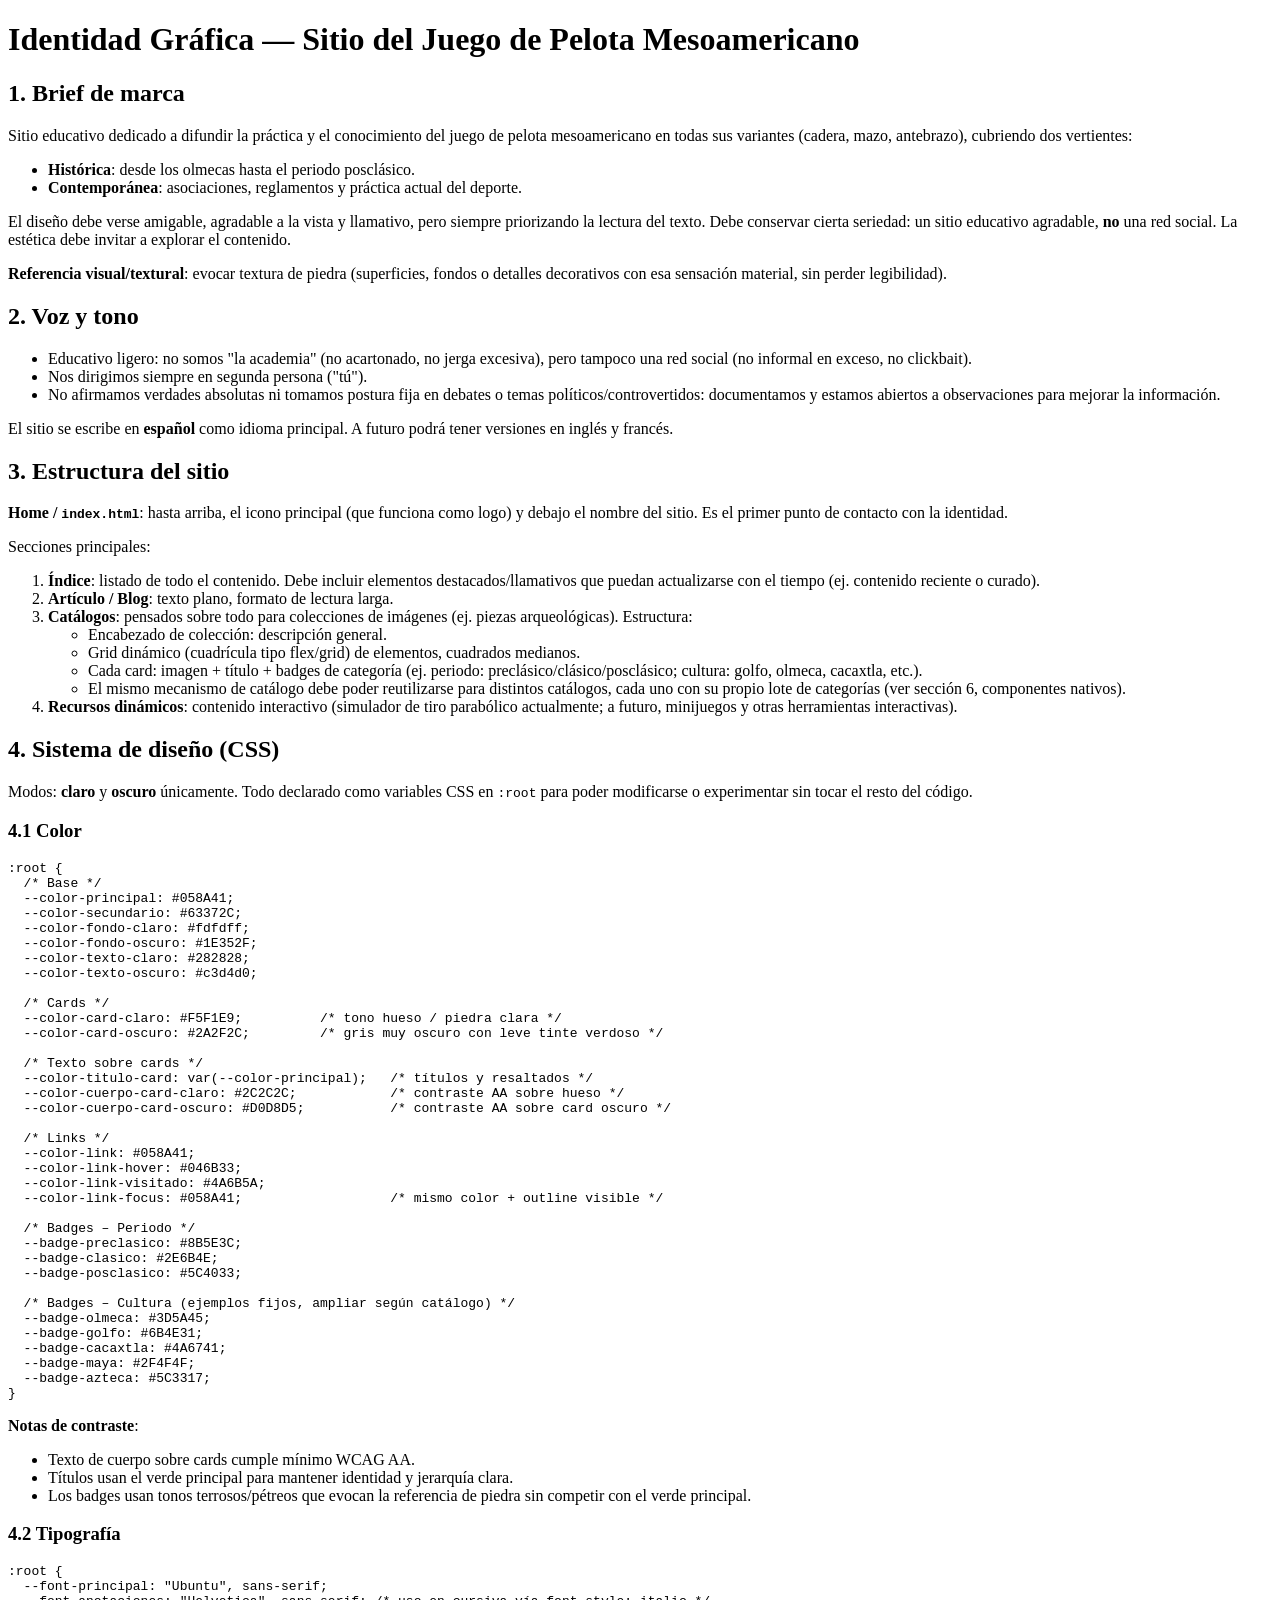
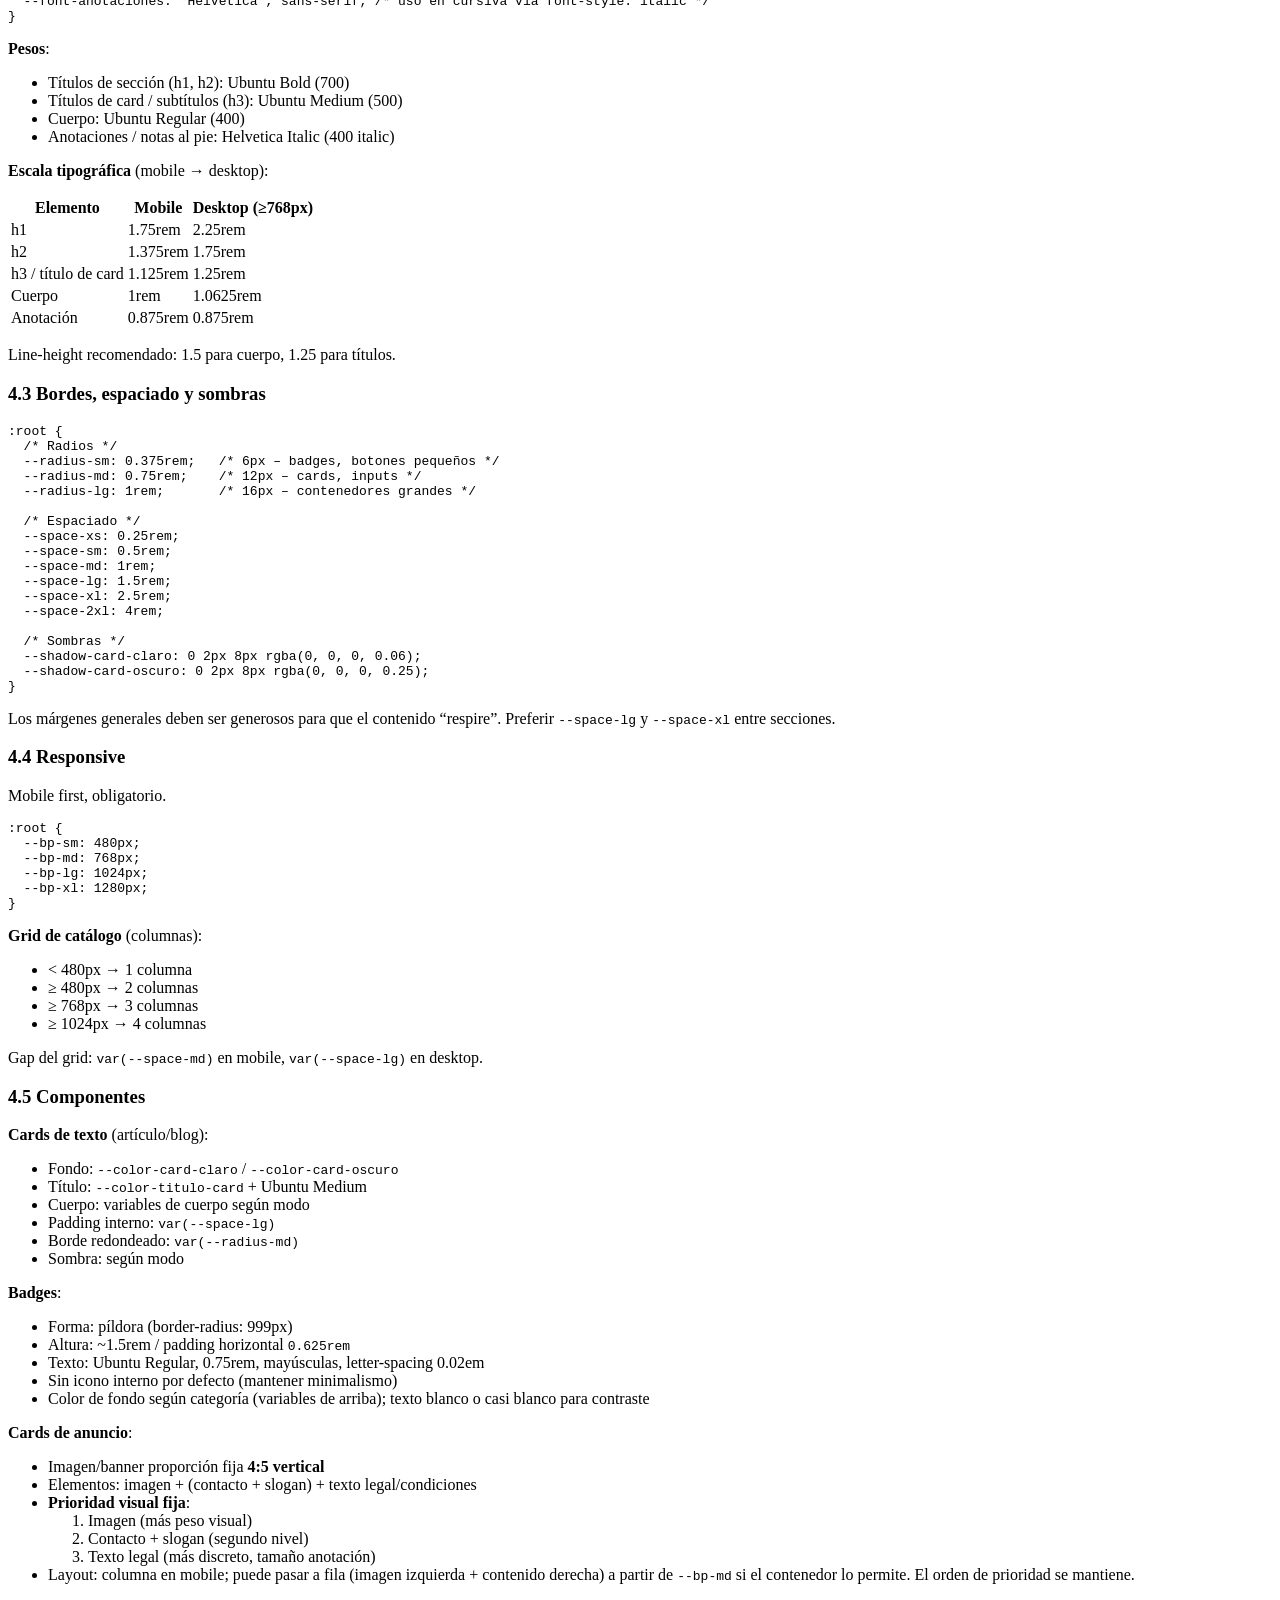
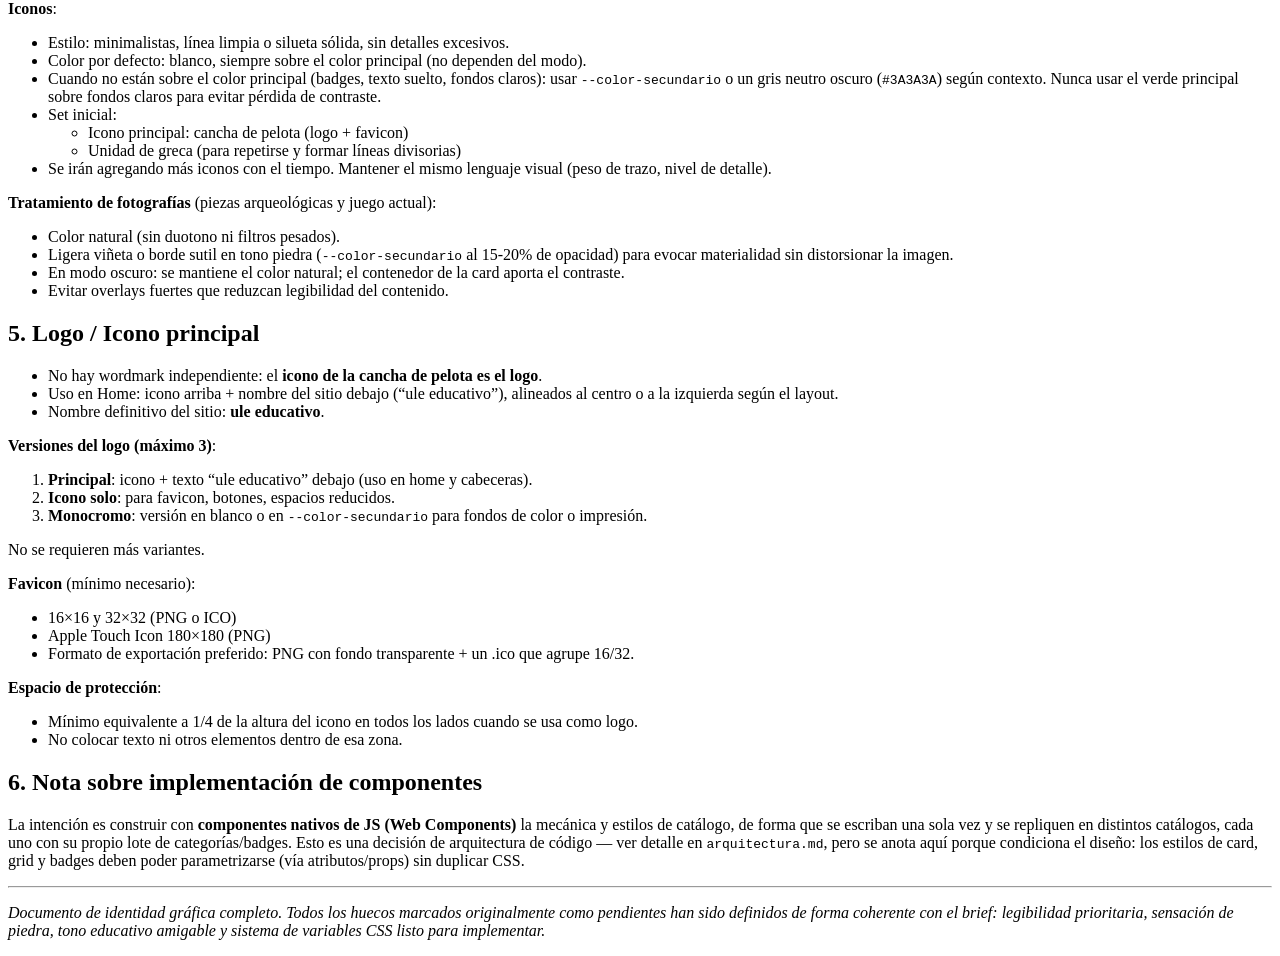
<file: prueba_identidad.html>
<!DOCTYPE html>
<html>
<head>
<meta charset="utf-8">
</head>
<body>
<h1>Identidad Gráfica — Sitio del Juego de Pelota Mesoamericano</h1>

<h2>1. Brief de marca</h2>
<p>Sitio educativo dedicado a difundir la práctica y el conocimiento del juego de pelota mesoamericano en todas sus variantes (cadera, mazo, antebrazo), cubriendo dos vertientes:</p>
<ul>
<li><strong>Histórica</strong>: desde los olmecas hasta el periodo posclásico.</li>
<li><strong>Contemporánea</strong>: asociaciones, reglamentos y práctica actual del deporte.</li>
</ul>
<p>El diseño debe verse amigable, agradable a la vista y llamativo, pero siempre priorizando la lectura del texto. Debe conservar cierta seriedad: un sitio educativo agradable, <strong>no</strong> una red social. La estética debe invitar a explorar el contenido.</p>
<p><strong>Referencia visual/textural</strong>: evocar textura de piedra (superficies, fondos o detalles decorativos con esa sensación material, sin perder legibilidad).</p>

<h2>2. Voz y tono</h2>
<ul>
<li>Educativo ligero: no somos "la academia" (no acartonado, no jerga excesiva), pero tampoco una red social (no informal en exceso, no clickbait).</li>
<li>Nos dirigimos siempre en segunda persona ("tú").</li>
<li>No afirmamos verdades absolutas ni tomamos postura fija en debates o temas políticos/controvertidos: documentamos y estamos abiertos a observaciones para mejorar la información.</li>
</ul>
<p>El sitio se escribe en <strong>español</strong> como idioma principal. A futuro podrá tener versiones en inglés y francés.</p>

<h2>3. Estructura del sitio</h2>
<p><strong>Home / <code>index.html</code></strong>: hasta arriba, el icono principal (que funciona como logo) y debajo el nombre del sitio. Es el primer punto de contacto con la identidad.</p>
<p>Secciones principales:</p>
<ol>
<li><strong>Índice</strong>: listado de todo el contenido. Debe incluir elementos destacados/llamativos que puedan actualizarse con el tiempo (ej. contenido reciente o curado).</li>
<li><strong>Artículo / Blog</strong>: texto plano, formato de lectura larga.</li>
<li><strong>Catálogos</strong>: pensados sobre todo para colecciones de imágenes (ej. piezas arqueológicas). Estructura:
<ul>
<li>Encabezado de colección: descripción general.</li>
<li>Grid dinámico (cuadrícula tipo flex/grid) de elementos, cuadrados medianos.</li>
<li>Cada card: imagen + título + badges de categoría (ej. periodo: preclásico/clásico/posclásico; cultura: golfo, olmeca, cacaxtla, etc.).</li>
<li>El mismo mecanismo de catálogo debe poder reutilizarse para distintos catálogos, cada uno con su propio lote de categorías (ver sección 6, componentes nativos).</li>
</ul>
</li>
<li><strong>Recursos dinámicos</strong>: contenido interactivo (simulador de tiro parabólico actualmente; a futuro, minijuegos y otras herramientas interactivas).</li>
</ol>

<h2>4. Sistema de diseño (CSS)</h2>
<p>Modos: <strong>claro</strong> y <strong>oscuro</strong> únicamente. Todo declarado como variables CSS en <code>:root</code> para poder modificarse o experimentar sin tocar el resto del código.</p>

<h3>4.1 Color</h3>
<pre><code>:root {
  /* Base */
  --color-principal: #058A41;
  --color-secundario: #63372C;
  --color-fondo-claro: #fdfdff;
  --color-fondo-oscuro: #1E352F;
  --color-texto-claro: #282828;
  --color-texto-oscuro: #c3d4d0;

  /* Cards */
  --color-card-claro: #F5F1E9;          /* tono hueso / piedra clara */
  --color-card-oscuro: #2A2F2C;         /* gris muy oscuro con leve tinte verdoso */

  /* Texto sobre cards */
  --color-titulo-card: var(--color-principal);   /* títulos y resaltados */
  --color-cuerpo-card-claro: #2C2C2C;            /* contraste AA sobre hueso */
  --color-cuerpo-card-oscuro: #D0D8D5;           /* contraste AA sobre card oscuro */

  /* Links */
  --color-link: #058A41;
  --color-link-hover: #046B33;
  --color-link-visitado: #4A6B5A;
  --color-link-focus: #058A41;                   /* mismo color + outline visible */

  /* Badges – Periodo */
  --badge-preclasico: #8B5E3C;
  --badge-clasico: #2E6B4E;
  --badge-posclasico: #5C4033;

  /* Badges – Cultura (ejemplos fijos, ampliar según catálogo) */
  --badge-olmeca: #3D5A45;
  --badge-golfo: #6B4E31;
  --badge-cacaxtla: #4A6741;
  --badge-maya: #2F4F4F;
  --badge-azteca: #5C3317;
}
</code></pre>
<p><strong>Notas de contraste</strong>:</p>
<ul>
<li>Texto de cuerpo sobre cards cumple mínimo WCAG AA.</li>
<li>Títulos usan el verde principal para mantener identidad y jerarquía clara.</li>
<li>Los badges usan tonos terrosos/pétreos que evocan la referencia de piedra sin competir con el verde principal.</li>
</ul>

<h3>4.2 Tipografía</h3>
<pre><code>:root {
  --font-principal: "Ubuntu", sans-serif;
  --font-anotaciones: "Helvetica", sans-serif; /* uso en cursiva vía font-style: italic */
}
</code></pre>
<p><strong>Pesos</strong>:</p>
<ul>
<li>Títulos de sección (h1, h2): Ubuntu Bold (700)</li>
<li>Títulos de card / subtítulos (h3): Ubuntu Medium (500)</li>
<li>Cuerpo: Ubuntu Regular (400)</li>
<li>Anotaciones / notas al pie: Helvetica Italic (400 italic)</li>
</ul>
<p><strong>Escala tipográfica</strong> (mobile → desktop):</p>
<table>
<thead>
<tr><th>Elemento</th><th>Mobile</th><th>Desktop (≥768px)</th></tr>
</thead>
<tbody>
<tr><td>h1</td><td>1.75rem</td><td>2.25rem</td></tr>
<tr><td>h2</td><td>1.375rem</td><td>1.75rem</td></tr>
<tr><td>h3 / título de card</td><td>1.125rem</td><td>1.25rem</td></tr>
<tr><td>Cuerpo</td><td>1rem</td><td>1.0625rem</td></tr>
<tr><td>Anotación</td><td>0.875rem</td><td>0.875rem</td></tr>
</tbody>
</table>
<p>Line-height recomendado: 1.5 para cuerpo, 1.25 para títulos.</p>

<h3>4.3 Bordes, espaciado y sombras</h3>
<pre><code>:root {
  /* Radios */
  --radius-sm: 0.375rem;   /* 6px – badges, botones pequeños */
  --radius-md: 0.75rem;    /* 12px – cards, inputs */
  --radius-lg: 1rem;       /* 16px – contenedores grandes */

  /* Espaciado */
  --space-xs: 0.25rem;
  --space-sm: 0.5rem;
  --space-md: 1rem;
  --space-lg: 1.5rem;
  --space-xl: 2.5rem;
  --space-2xl: 4rem;

  /* Sombras */
  --shadow-card-claro: 0 2px 8px rgba(0, 0, 0, 0.06);
  --shadow-card-oscuro: 0 2px 8px rgba(0, 0, 0, 0.25);
}
</code></pre>
<p>Los márgenes generales deben ser generosos para que el contenido “respire”. Preferir <code>--space-lg</code> y <code>--space-xl</code> entre secciones.</p>

<h3>4.4 Responsive</h3>
<p>Mobile first, obligatorio.</p>
<pre><code>:root {
  --bp-sm: 480px;
  --bp-md: 768px;
  --bp-lg: 1024px;
  --bp-xl: 1280px;
}
</code></pre>
<p><strong>Grid de catálogo</strong> (columnas):</p>
<ul>
<li>&lt; 480px → 1 columna</li>
<li>≥ 480px → 2 columnas</li>
<li>≥ 768px → 3 columnas</li>
<li>≥ 1024px → 4 columnas</li>
</ul>
<p>Gap del grid: <code>var(--space-md)</code> en mobile, <code>var(--space-lg)</code> en desktop.</p>

<h3>4.5 Componentes</h3>

<p><strong>Cards de texto</strong> (artículo/blog):</p>
<ul>
<li>Fondo: <code>--color-card-claro</code> / <code>--color-card-oscuro</code></li>
<li>Título: <code>--color-titulo-card</code> + Ubuntu Medium</li>
<li>Cuerpo: variables de cuerpo según modo</li>
<li>Padding interno: <code>var(--space-lg)</code></li>
<li>Borde redondeado: <code>var(--radius-md)</code></li>
<li>Sombra: según modo</li>
</ul>

<p><strong>Badges</strong>:</p>
<ul>
<li>Forma: píldora (border-radius: 999px)</li>
<li>Altura: ~1.5rem / padding horizontal <code>0.625rem</code></li>
<li>Texto: Ubuntu Regular, 0.75rem, mayúsculas, letter-spacing 0.02em</li>
<li>Sin icono interno por defecto (mantener minimalismo)</li>
<li>Color de fondo según categoría (variables de arriba); texto blanco o casi blanco para contraste</li>
</ul>

<p><strong>Cards de anuncio</strong>:</p>
<ul>
<li>Imagen/banner proporción fija <strong>4:5 vertical</strong></li>
<li>Elementos: imagen + (contacto + slogan) + texto legal/condiciones</li>
<li><strong>Prioridad visual fija</strong>:
<ol>
<li>Imagen (más peso visual)</li>
<li>Contacto + slogan (segundo nivel)</li>
<li>Texto legal (más discreto, tamaño anotación)</li>
</ol>
</li>
<li>Layout: columna en mobile; puede pasar a fila (imagen izquierda + contenido derecha) a partir de <code>--bp-md</code> si el contenedor lo permite. El orden de prioridad se mantiene.</li>
</ul>

<p><strong>Iconos</strong>:</p>
<ul>
<li>Estilo: minimalistas, línea limpia o silueta sólida, sin detalles excesivos.</li>
<li>Color por defecto: blanco, siempre sobre el color principal (no dependen del modo).</li>
<li>Cuando no están sobre el color principal (badges, texto suelto, fondos claros): usar <code>--color-secundario</code> o un gris neutro oscuro (<code>#3A3A3A</code>) según contexto. Nunca usar el verde principal sobre fondos claros para evitar pérdida de contraste.</li>
<li>Set inicial: 
  <ul>
  <li>Icono principal: cancha de pelota (logo + favicon)</li>
  <li>Unidad de greca (para repetirse y formar líneas divisorias)</li>
  </ul>
</li>
<li>Se irán agregando más iconos con el tiempo. Mantener el mismo lenguaje visual (peso de trazo, nivel de detalle).</li>
</ul>

<p><strong>Tratamiento de fotografías</strong> (piezas arqueológicas y juego actual):</p>
<ul>
<li>Color natural (sin duotono ni filtros pesados).</li>
<li>Ligera viñeta o borde sutil en tono piedra (<code>--color-secundario</code> al 15-20% de opacidad) para evocar materialidad sin distorsionar la imagen.</li>
<li>En modo oscuro: se mantiene el color natural; el contenedor de la card aporta el contraste.</li>
<li>Evitar overlays fuertes que reduzcan legibilidad del contenido.</li>
</ul>

<h2>5. Logo / Icono principal</h2>
<ul>
<li>No hay wordmark independiente: el <strong>icono de la cancha de pelota es el logo</strong>.</li>
<li>Uso en Home: icono arriba + nombre del sitio debajo (“ule educativo”), alineados al centro o a la izquierda según el layout.</li>
<li>Nombre definitivo del sitio: <strong>ule educativo</strong>.</li>
</ul>

<p><strong>Versiones del logo (máximo 3)</strong>:</p>
<ol>
<li><strong>Principal</strong>: icono + texto “ule educativo” debajo (uso en home y cabeceras).</li>
<li><strong>Icono solo</strong>: para favicon, botones, espacios reducidos.</li>
<li><strong>Monocromo</strong>: versión en blanco o en <code>--color-secundario</code> para fondos de color o impresión.</li>
</ol>
<p>No se requieren más variantes.</p>

<p><strong>Favicon</strong> (mínimo necesario):</p>
<ul>
<li>16×16 y 32×32 (PNG o ICO)</li>
<li>Apple Touch Icon 180×180 (PNG)</li>
<li>Formato de exportación preferido: PNG con fondo transparente + un .ico que agrupe 16/32.</li>
</ul>

<p><strong>Espacio de protección</strong>:</p>
<ul>
<li>Mínimo equivalente a 1/4 de la altura del icono en todos los lados cuando se usa como logo.</li>
<li>No colocar texto ni otros elementos dentro de esa zona.</li>
</ul>

<h2>6. Nota sobre implementación de componentes</h2>
<p>La intención es construir con <strong>componentes nativos de JS (Web Components)</strong> la mecánica y estilos de catálogo, de forma que se escriban una sola vez y se repliquen en distintos catálogos, cada uno con su propio lote de categorías/badges. Esto es una decisión de arquitectura de código — ver detalle en <code>arquitectura.md</code>, pero se anota aquí porque condiciona el diseño: los estilos de card, grid y badges deben poder parametrizarse (vía atributos/props) sin duplicar CSS.</p>

<hr>
<p><em>Documento de identidad gráfica completo. Todos los huecos marcados originalmente como pendientes han sido definidos de forma coherente con el brief: legibilidad prioritaria, sensación de piedra, tono educativo amigable y sistema de variables CSS listo para implementar.</em></p>
</body>
</html>
</file>
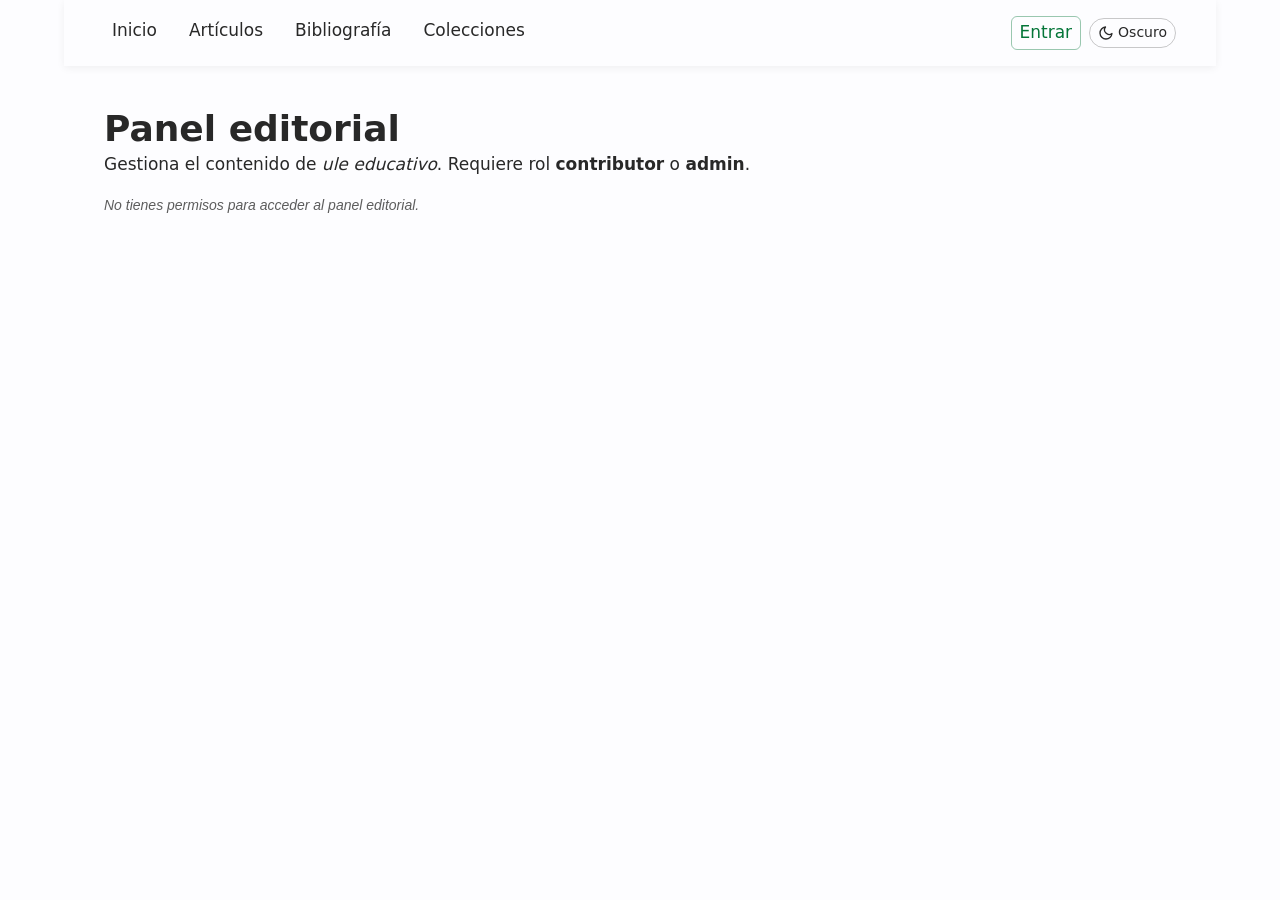
<file: herramientas/editorial.html>
<!DOCTYPE html>
<html lang="es" data-theme="light">
<head>
<meta charset="UTF-8">
<meta name="viewport" content="width=device-width, initial-scale=1.0">
<meta name="robots" content="noindex, nofollow">
<title>Panel editorial — ule educativo</title>
<link rel="stylesheet" href="../css/variables.css">
<link rel="stylesheet" href="../css/base.css">
<link rel="stylesheet" href="../css/components.css">
<link rel="stylesheet" href="../css/theme.css">
<link rel="stylesheet" href="../css/herramientas.css">
<link rel="stylesheet" href="../css/nav.css">
<link rel="icon" href="../assets/logo/logo.svg" type="image/png">
</head>
<body>
<a class="skip-link" href="#contenido-principal">Saltar al contenido</a>
<ule-nav></ule-nav>
<auth-modal id="auth-modal"></auth-modal>

<main id="contenido-principal">
<section class="container section">
<h1>Panel editorial</h1>
<p>Gestiona el contenido de <em>ule educativo</em>. Requiere rol <strong>contributor</strong> o <strong>admin</strong>.</p>
<div id="editorial-alert" class="form-tool__ayuda" role="status" aria-live="polite"></div>

<div id="editorial-app" hidden>
<div class="catalog-selector" id="editorial-tabs" role="tablist" aria-label="Tipo de contenido">
<button class="catalog-selector__tab" type="button" role="tab" data-resource="articles" aria-selected="true">Artículos</button>
<button class="catalog-selector__tab" type="button" role="tab" data-resource="bibliography" aria-selected="false">Bibliografía</button>
<button class="catalog-selector__tab" type="button" role="tab" data-resource="catalogs" aria-selected="false">Colecciones</button>
<button class="catalog-selector__tab" type="button" role="tab" data-resource="ads" aria-selected="false">Anuncios</button>
</div>

<div class="form-tool__resultado is-visible">
<div class="editorial-list-head">
  <div>
    <button class="button" type="button" id="editorial-back-catalogs" hidden>← Colecciones</button>
    <h2 id="editorial-title">Artículos</h2>
    <p id="editorial-context" class="form-tool__ayuda" hidden></p>
    <p id="editorial-count" class="form-tool__ayuda" aria-live="polite"></p>
  </div>
  <button class="button" type="button" id="editorial-new">Nuevo</button>
</div>
<div class="editorial-list-tools">
  <label class="editorial-list-search">
    <span>Buscar en el listado</span>
    <input type="search" id="editorial-search" placeholder="Título, ID o nombre…" autocomplete="off">
  </label>
</div>
<div id="editorial-list" class="catalog-loading" role="status">Cargando…</div>
</div>

<div class="form-tool" id="editorial-form-panel">
<div class="cluster" style="justify-content:space-between;">
<h2 id="editorial-form-title">Nuevo contenido</h2>
<button class="button" type="button" id="editorial-cancel">Cancelar</button>
</div>
<form id="editorial-form" novalidate></form>
</div>
</div>
</section>
</main>

<script src="../js/main.js"></script>
<script src="../js/loader.js"></script>
<script src="../js/api/client.js"></script>
<script src="../js/api/auth.js"></script>
<script src="../js/api/session.js"></script>
<script src="../js/auth-modal.js"></script>
<script src="../js/auth-ui.js"></script>
<script src="../js/ule-nav.js"></script>
<script>
(function () {
  'use strict';

  var app = document.getElementById('editorial-app');
  var alertBox = document.getElementById('editorial-alert');
  var list = document.getElementById('editorial-list');
  var panel = document.getElementById('editorial-form-panel');
  var form = document.getElementById('editorial-form');
  var title = document.getElementById('editorial-title');
  var formTitle = document.getElementById('editorial-form-title');
  var resource = 'articles';
  var selectedCatalog = null;
  var editing = null;
  var records = [];
  var saving = false;
  var listSearch = '';
  var contentBlocks = [];
  var blocksContainer = null;
  var contentPreview = null;
  var blockTypeLabels = {
    encabezado: 'Encabezado',
    parrafo: 'Párrafo',
    imagen: 'Imagen',
    lista: 'Lista',
    cita: 'Cita',
    legado: 'Contenido existente (no editable por bloques)'
  };

  var labels = {
    articles: 'Artículos',
    bibliography: 'Bibliografía',
    catalogs: 'Colecciones',
    catalogItems: 'Elementos',
    ads: 'Anuncios'
  };

  function field(name, label, type, options) {
    options = options || {};
    var wrap = document.createElement('div');
    wrap.className = 'form-tool__grupo';
    wrap.dataset.field = name;
    var lab = document.createElement('label');
    lab.htmlFor = 'editorial-' + name;
    lab.textContent = label + (options.required ? ' *' : '');
    if (type !== 'hidden') wrap.appendChild(lab);
    var input;
    if (type === 'textarea') {
      input = document.createElement('textarea');
      if (options.rows) input.rows = options.rows;
    } else if (type === 'select') {
      input = document.createElement('select');
      (options.options || []).forEach(function (item) {
        var opt = document.createElement('option');
        opt.value = item.value;
        opt.textContent = item.label;
        input.appendChild(opt);
      });
    } else {
      input = document.createElement('input');
      input.type = type || 'text';
    }
    input.id = 'editorial-' + name;
    input.name = name;
    input.required = !!options.required;
    if (options.pattern) input.pattern = options.pattern;
    if (options.min !== undefined) input.min = options.min;
    if (options.step) input.step = options.step;
    if (options.placeholder) input.placeholder = options.placeholder;
    if (options.accept) input.accept = options.accept;
    wrap.appendChild(input);
    if (options.help) {
      var help = document.createElement('p');
      help.className = 'form-tool__ayuda';
      help.textContent = options.help;
      wrap.appendChild(help);
    }
    return wrap;
  }

  function checkbox(name, label, checked) {
    var wrap = document.createElement('div');
    wrap.className = 'form-tool__checkbox-fila';
    wrap.dataset.field = name;
    var input = document.createElement('input');
    input.type = 'checkbox';
    input.id = 'editorial-' + name;
    input.name = name;
    input.checked = checked !== false;
    var lab = document.createElement('label');
    lab.htmlFor = input.id;
    lab.textContent = label;
    wrap.append(input, lab);
    return wrap;
  }

  function categoriesField(valueObject) {
    var wrap = document.createElement('div');
    wrap.className = 'form-tool__grupo form-tool__categorias';
    wrap.dataset.field = 'categorias';
    var label = document.createElement('label');
    label.textContent = 'Categorías';
    wrap.appendChild(label);

    var help = document.createElement('p');
    help.className = 'form-tool__ayuda';
    help.textContent = 'Puedes agregar tantas categorías como necesites.';
    wrap.appendChild(help);

    var rows = document.createElement('div');
    rows.className = 'form-tool__categorias-lista';
    rows.id = 'editorial-categorias-lista';
    wrap.appendChild(rows);

    function addRow(key, value) {
      var row = document.createElement('div');
      row.className = 'form-tool__categoria-fila';

      var keyInput = document.createElement('input');
      keyInput.type = 'text';
      keyInput.name = 'categoria_clave';
      keyInput.placeholder = 'Clave';
      keyInput.value = key || '';

      var valueInput = document.createElement('input');
      valueInput.type = 'text';
      valueInput.name = 'categoria_valor';
      valueInput.placeholder = 'Valor';
      valueInput.value = value == null ? '' : value;

      var remove = document.createElement('button');
      remove.type = 'button';
      remove.className = 'button';
      remove.textContent = 'Quitar';
      remove.addEventListener('click', function () {
        row.remove();
        validateForm();
      });

      row.append(keyInput, valueInput, remove);
      rows.appendChild(row);
    }

    var initial = valueObject && typeof valueObject === 'object' ? valueObject : {};
    Object.keys(initial).forEach(function (key) {
      addRow(key, initial[key]);
    });
    addRow('', '');

    var add = document.createElement('button');
    add.type = 'button';
    add.className = 'button';
    add.textContent = '+ Agregar categoría';
    add.addEventListener('click', function () {
      addRow('', '');
      var inputs = rows.querySelectorAll('input');
      if (inputs.length) inputs[inputs.length - 2].focus();
    });
    wrap.appendChild(add);
    return wrap;
  }

  function readCategories() {
    var result = {};
    var list = document.getElementById('editorial-categorias-lista');
    if (!list) return result;
    list.querySelectorAll('.form-tool__categoria-fila').forEach(function (row) {
      var key = row.querySelector('input[name="categoria_clave"]').value.trim();
      var value = row.querySelector('input[name="categoria_valor"]').value.trim();
      if (key) result[key] = value;
    });
    return result;
  }

  function arrayField(name, label, required, help) {
    return field(name, label, 'textarea', {
      required: required,
      rows: 3,
      placeholder: 'Un valor por línea',
      help: help || 'Un valor por línea. Se enviará como un arreglo.'
    });
  }

  function idOptions() {
    return {
      required: true,
      pattern: '[a-z0-9]+([-_][a-z0-9]+)*',
      help: 'Solo minúsculas, números, guion y guion bajo.'
    };
  }

  /* ---------- Editor de contenido por bloques (Fase 1) ----------
     El usuario que captura nunca ve ni escribe HTML: cada bloque es un
     conjunto de campos de formulario normales. El HTML se genera aquí
     mismo justo antes de enviar el payload, con el mismo vocabulario de
     etiquetas que ya documentaba el campo (h2/h3, p, img, ul/li,
     blockquote). El contrato de datos no cambia: contenido_html sigue
     viajando como el mismo string de siempre. */

  function isValidImageUrl(url) {
    return /^https?:\/\//i.test(String(url || '').trim());
  }

  function newBlock(type) {
    if (type === 'encabezado') return { type: type, nivel: 'h2', texto: '' };
    if (type === 'imagen') return { type: type, url: '', alt: '' };
    return { type: type, estilo: 'ul', texto: '' };
  }

  function compileBlocksToHtml(blocks) {
    return blocks.map(function (b) {
      if (b.type === 'legado') return b.html || '';
      if (b.type === 'encabezado') {
        var nivel = b.nivel === 'h3' ? 'h3' : 'h2';
        return '<' + nivel + '>' + htmlEscape(b.texto) + '</' + nivel + '>';
      }
      if (b.type === 'parrafo') return '<p>' + htmlEscape(b.texto || '').replace(/\n/g, '<br>') + '</p>';
      if (b.type === 'imagen') return '<img src="' + htmlEscape(b.url) + '" alt="' + htmlEscape(b.alt) + '">';
      if (b.type === 'lista') {
        var tag = b.estilo === 'ol' ? 'ol' : 'ul';
        var items = String(b.texto || '').split('\n').map(function (x) { return x.trim(); }).filter(Boolean);
        if (!items.length) return '';
        return '<' + tag + '>\n' + items.map(function (i) { return '<li>' + htmlEscape(i) + '</li>'; }).join('\n') + '\n</' + tag + '>';
      }
      if (b.type === 'cita') return '<blockquote>' + htmlEscape(b.texto) + '</blockquote>';
      return '';
    }).filter(Boolean).join('\n\n');
  }

  function htmlEscape(text) {
    var div = document.createElement('div');
    div.textContent = text == null ? '' : String(text);
    return div.innerHTML;
  }

  function parseHtmlToBlocks(html) {
    var container = document.createElement('div');
    container.innerHTML = String(html || '');
    var blocks = [];
    Array.prototype.forEach.call(container.childNodes, function (node) {
      if (node.nodeType === 3) {
        var text = node.textContent.trim();
        if (text) blocks.push({ type: 'legado', html: htmlEscape(text) });
        return;
      }
      if (node.nodeType !== 1) return;
      var tag = node.tagName.toLowerCase();
      if (tag === 'h2' || tag === 'h3') {
        blocks.push({ type: 'encabezado', nivel: tag, texto: node.textContent.trim() });
      } else if (tag === 'p') {
        var tmp = document.createElement('div');
        tmp.innerHTML = node.innerHTML.replace(/<br\s*\/?>/gi, '\n');
        blocks.push({ type: 'parrafo', texto: tmp.textContent.trim() });
      } else if (tag === 'img') {
        blocks.push({ type: 'imagen', url: node.getAttribute('src') || '', alt: node.getAttribute('alt') || '' });
      } else if (tag === 'ul' || tag === 'ol') {
        var items = Array.prototype.map.call(node.querySelectorAll('li'), function (li) {
          return li.textContent.trim();
        }).filter(Boolean);
        blocks.push({ type: 'lista', estilo: tag === 'ol' ? 'ol' : 'ul', texto: items.join('\n') });
      } else if (tag === 'blockquote') {
        blocks.push({ type: 'cita', texto: node.textContent.trim() });
      } else {
        blocks.push({ type: 'legado', html: node.outerHTML });
      }
    });
    return blocks;
  }

  function renderContentPreview() {
    if (!contentPreview) return;
    var body = contentPreview.querySelector('.editorial-content-preview__body');
    if (!body) return;
    body.innerHTML = compileBlocksToHtml(contentBlocks);
    var empty = contentPreview.querySelector('.editorial-content-preview__empty');
    if (empty) empty.hidden = !!contentBlocks.length;
  }

  function syncHiddenField() {
    var hidden = form.elements.contenido_html;
    if (hidden) hidden.value = compileBlocksToHtml(contentBlocks);
    renderContentPreview();
    validateForm();
  }

  function moveBlock(index, dir) {
    var target = index + dir;
    if (target < 0 || target >= contentBlocks.length) return;
    var tmp = contentBlocks[index];
    contentBlocks[index] = contentBlocks[target];
    contentBlocks[target] = tmp;
    renderBlockEditor();
  }

  function removeBlock(index) {
    contentBlocks.splice(index, 1);
    renderBlockEditor();
  }

  function updateBlock(index, key, val) {
    contentBlocks[index][key] = val;
    syncHiddenField();
  }

  function addBlock(type) {
    contentBlocks.push(newBlock(type));
    renderBlockEditor();
  }

  function blockCard(block, index) {
    var card = document.createElement('div');
    card.className = 'content-block';

    var head = document.createElement('div');
    head.className = 'content-block__head';
    var label = document.createElement('strong');
    label.textContent = (index + 1) + '. ' + (blockTypeLabels[block.type] || block.type);
    var actions = document.createElement('div');
    actions.className = 'content-block__actions';
    var up = document.createElement('button');
    up.type = 'button'; up.className = 'button'; up.textContent = '↑';
    up.setAttribute('aria-label', 'Mover bloque arriba');
    up.disabled = index === 0;
    up.addEventListener('click', function () { moveBlock(index, -1); });
    var down = document.createElement('button');
    down.type = 'button'; down.className = 'button'; down.textContent = '↓';
    down.setAttribute('aria-label', 'Mover bloque abajo');
    down.disabled = index === contentBlocks.length - 1;
    down.addEventListener('click', function () { moveBlock(index, 1); });
    var del = document.createElement('button');
    del.type = 'button'; del.className = 'button'; del.textContent = 'Eliminar';
    del.addEventListener('click', function () { removeBlock(index); });
    actions.append(up, down, del);
    head.append(label, actions);
    card.appendChild(head);

    if (block.type === 'legado') {
      var note = document.createElement('p');
      note.className = 'form-tool__ayuda';
      note.textContent = 'Contenido existente que todavía no se puede editar por bloques. Se conserva igual al guardar, o puedes eliminarlo.';
      card.appendChild(note);
    } else if (block.type === 'encabezado') {
      var nivelSel = document.createElement('select');
      [['h2', 'Sección (H2)'], ['h3', 'Subsección (H3)']].forEach(function (o) {
        var opt = document.createElement('option');
        opt.value = o[0]; opt.textContent = o[1];
        if (block.nivel === o[0]) opt.selected = true;
        nivelSel.appendChild(opt);
      });
      nivelSel.addEventListener('change', function () { updateBlock(index, 'nivel', nivelSel.value); });
      var textoEnc = document.createElement('input');
      textoEnc.type = 'text'; textoEnc.value = block.texto || ''; textoEnc.placeholder = 'Texto del encabezado';
      textoEnc.addEventListener('input', function () { updateBlock(index, 'texto', textoEnc.value); });
      card.append(nivelSel, textoEnc);
    } else if (block.type === 'parrafo' || block.type === 'cita') {
      var ta = document.createElement('textarea');
      ta.rows = 4; ta.value = block.texto || '';
      ta.placeholder = block.type === 'cita' ? 'Texto de la cita' : 'Texto del párrafo';
      ta.addEventListener('input', function () { updateBlock(index, 'texto', ta.value); });
      card.appendChild(ta);
    } else if (block.type === 'lista') {
      var listType = document.createElement('select');
      [['ul', 'Con viñetas'], ['ol', 'Numerada']].forEach(function (o) {
        var opt = document.createElement('option');
        opt.value = o[0]; opt.textContent = o[1];
        if ((block.estilo || 'ul') === o[0]) opt.selected = true;
        listType.appendChild(opt);
      });
      listType.setAttribute('aria-label', 'Tipo de lista');
      listType.addEventListener('change', function () { updateBlock(index, 'estilo', listType.value); });
      var lta = document.createElement('textarea');
      lta.rows = 4; lta.value = block.texto || ''; lta.placeholder = 'Un elemento por línea';
      lta.addEventListener('input', function () { updateBlock(index, 'texto', lta.value); });
      card.append(listType, lta);
    } else if (block.type === 'imagen') {
      var url = document.createElement('input');
      url.type = 'url'; url.value = block.url || ''; url.placeholder = 'https://…';
      url.addEventListener('input', function () { updateBlock(index, 'url', url.value); });
      var alt = document.createElement('input');
      alt.type = 'text'; alt.value = block.alt || ''; alt.placeholder = 'Texto alternativo (obligatorio)';
      alt.addEventListener('input', function () { updateBlock(index, 'alt', alt.value); });
      var imagePreview = document.createElement('div');
      imagePreview.className = 'content-block__image-preview';
      var imagePreviewImg = document.createElement('img');
      imagePreviewImg.alt = '';
      imagePreviewImg.loading = 'lazy';
      imagePreviewImg.hidden = !isValidImageUrl(block.url);
      imagePreviewImg.src = isValidImageUrl(block.url) ? block.url : '';
      imagePreview.appendChild(imagePreviewImg);
      url.addEventListener('input', function () {
        var valid = isValidImageUrl(url.value);
        imagePreviewImg.hidden = !valid;
        imagePreviewImg.src = valid ? url.value.trim() : '';
      });
      var helpImg = document.createElement('p');
      helpImg.className = 'form-tool__ayuda';
      helpImg.textContent = 'Por ahora la imagen solo puede venir de un enlace (URL). La vista previa no se envía a la API.';
      card.append(url, alt, imagePreview, helpImg);
    }
    return card;
  }

  function renderBlockEditor() {
    if (!blocksContainer) return;
    blocksContainer.replaceChildren();
    if (!contentBlocks.length) {
      var empty = document.createElement('p');
      empty.className = 'form-tool__ayuda';
      empty.textContent = 'Todavía no hay bloques. Agrega uno abajo.';
      blocksContainer.appendChild(empty);
    }
    contentBlocks.forEach(function (block, index) {
      blocksContainer.appendChild(blockCard(block, index));
    });
    syncHiddenField();
  }

  function buildContentEditor() {
    var wrap = document.createElement('div');
    wrap.className = 'form-tool__grupo';
    var label = document.createElement('label');
    label.textContent = 'Contenido';
    wrap.appendChild(label);
    var help = document.createElement('p');
    help.className = 'form-tool__ayuda';
    help.textContent = 'Arma el cuerpo del artículo por bloques. No hace falta escribir HTML.';
    wrap.appendChild(help);

    blocksContainer = document.createElement('div');
    blocksContainer.className = 'content-blocks';
    wrap.appendChild(blocksContainer);

    contentPreview = document.createElement('section');
    contentPreview.className = 'editorial-content-preview';
    contentPreview.setAttribute('aria-label', 'Vista previa del contenido');
    var previewHead = document.createElement('div');
    previewHead.className = 'editorial-content-preview__head';
    var previewTitle = document.createElement('strong');
    previewTitle.textContent = 'Vista previa';
    var previewHelp = document.createElement('span');
    previewHelp.textContent = 'Así se verá el cuerpo del artículo.';
    previewHead.append(previewTitle, previewHelp);
    var previewArticle = document.createElement('article');
    previewArticle.className = 'articulo editorial-content-preview__article';
    var previewBody = document.createElement('div');
    previewBody.className = 'articulo__cuerpo editorial-content-preview__body';
    var previewEmpty = document.createElement('p');
    previewEmpty.className = 'editorial-content-preview__empty';
    previewEmpty.textContent = 'Agrega bloques para ver una vista previa.';
    previewArticle.append(previewBody, previewEmpty);
    contentPreview.append(previewHead, previewArticle);
    wrap.appendChild(contentPreview);

    var addRow = document.createElement('div');
    addRow.className = 'form-tool__acciones';
    var typeSelect = document.createElement('select');
    [['encabezado', 'Encabezado'], ['parrafo', 'Párrafo'], ['imagen', 'Imagen'], ['lista', 'Lista'], ['cita', 'Cita']].forEach(function (o) {
      var opt = document.createElement('option');
      opt.value = o[0]; opt.textContent = o[1];
      typeSelect.appendChild(opt);
    });
    var addBtn = document.createElement('button');
    addBtn.type = 'button'; addBtn.className = 'button'; addBtn.textContent = '+ Agregar bloque';
    addBtn.addEventListener('click', function () { addBlock(typeSelect.value); });
    addRow.append(typeSelect, addBtn);
    wrap.appendChild(addRow);

    renderBlockEditor();
    renderContentPreview();
    return wrap;
  }
  /* ---------- fin editor de bloques ---------- */

  function buildForm(record) {
    form.replaceChildren();
    var r = record || {};
    if (resource === 'articles' && !editing) {
      r = Object.assign({ contenido_html: '<h2>Sección</h2>\n<p>Contenido…</p>' }, r);
    }
    blocksContainer = null;
    contentBlocks = resource === 'articles' ? parseHtmlToBlocks(r.contenido_html || '') : [];

    var fields = [];

    if (resource === 'articles') {
      fields = [
        field('id', 'ID', 'hidden', idOptions()),
        field('titulo', 'Título', 'text', { required: true }),
        field('autor', 'Autor', 'text', { required: true, placeholder: 'Obligatorio' }),
        field('fecha', 'Fecha', 'date', { required: true }),
        field('resumen', 'Resumen', 'textarea', { required: true, rows: 4 }),
        field('contenido_html', 'Contenido HTML', 'hidden', {}),
        field('imagen_destacada', 'Imagen destacada', 'url', { placeholder: 'https://…', help: 'Opcional.' }),
        field('imagen_alt', 'Texto alternativo de imagen', 'text', { placeholder: 'Opcional' }),
        field('categoria', 'Categoría', 'text', { placeholder: 'Opcional' }),
        arrayField('etiquetas', 'Etiquetas', false),
        arrayField('bibliografia_relacionada', 'Bibliografía relacionada', false, 'IDs de bibliografía, uno por línea (campo bibliografía_relacionada).'),
        checkbox('visible', 'Visible', r.visible !== false)
      ];
    } else if (resource === 'bibliography') {
      fields = [
        field('id', 'ID', 'text', idOptions()),
        field('titulo', 'Título', 'text', { required: true }),
        arrayField('autores', 'Autores', true, 'Uno o más autores, uno por línea.'),
        field('anio', 'Año', 'number', { min: 0, step: 1 }),
        field('tipo', 'Tipo', 'select', {
          required: true,
          options: [
            { value: 'libro', label: 'Libro' },
            { value: 'capitulo_libro', label: 'Capítulo de libro' },
            { value: 'articulo', label: 'Artículo' },
            { value: 'articulo_web', label: 'Artículo web' },
            { value: 'web', label: 'Web' }
          ]
        }),
        field('editorial', 'Editorial', 'text', { placeholder: 'Opcional' }),
        field('resumen', 'Resumen', 'textarea', { rows: 4, placeholder: 'Opcional' }),
        field('url', 'URL', 'url', { placeholder: 'https://…', help: 'Opcional.' }),
        checkbox('visible', 'Visible', r.visible !== false),
        arrayField('articulos_relacionados', 'Artículos relacionados', false, 'IDs de artículos, uno por línea (opcional).')
      ];
    } else if (resource === 'catalogs') {
      fields = [
        field('id', 'ID', 'text', idOptions()),
        field('titulo', 'Título', 'text', { required: true }),
        field('descripcion', 'Descripción', 'textarea', { rows: 4, placeholder: 'Opcional' }),
        field('imagen_portada', 'Imagen de portada', 'url', { placeholder: 'https://…', help: 'Opcional.' }),
        field('detalles', 'Detalles', 'textarea', {
          rows: 8,
          placeholder: 'Clave y valor, uno por línea. Ej.: periodo=clasico',
          help: 'Datos adicionales del catálogo como pares clave=valor.'
        }),
        checkbox('visible', 'Visible', r.visible !== false)
      ];
    } else if (resource === 'catalogItems') {
      fields = [
        field('id', 'ID', 'text', idOptions()),
        field('titulo', 'Título', 'text', { required: true }),
        field('imagen', 'Imagen', 'url', { required: true, placeholder: 'https://…', help: 'URL pública de la imagen.' }),
        field('imagen_alt', 'Texto alternativo', 'text', { placeholder: 'Describe brevemente la imagen.' }),
        field('descripcion', 'Descripción', 'textarea', { rows: 4, placeholder: 'Opcional' }),
        field('año_descubrimiento', 'Año de descubrimiento', 'number', { min: 0, step: 1, placeholder: 'Opcional' }),
        field('ubicacion', 'Ubicación', 'text', { placeholder: 'Opcional' })
      ];
      var categoriaEditor = categoriesField(r.categorias);
    } else {
      fields = [
        field('id', 'ID', 'text', idOptions()),
        field('imagen', 'Imagen', 'url', { placeholder: 'https://…', help: 'Opcional.' }),
        field('imagen_alt', 'Texto alternativo de imagen', 'text', { placeholder: 'Opcional' }),
        field('contacto', 'Contacto', 'text', { placeholder: 'Opcional' }),
        field('slogan', 'Slogan', 'text', { placeholder: 'Opcional' }),
        field('descripcion', 'Descripción', 'textarea', { rows: 4, placeholder: 'Opcional' }),
        field('vigencia_inicio', 'Vigencia inicio', 'date'),
        field('vigencia_fin', 'Vigencia fin', 'date'),
        checkbox('activo', 'Activo', r.activo !== false),
        field('peso', 'Peso', 'number', { min: 1, step: 1 }),
        field('enlace', 'Enlace', 'url', { placeholder: 'https://…', help: 'Opcional.' }),
        field('tipo', 'Tipo', 'select', {
          required: true,
          options: [
            { value: 'evento', label: 'Evento' },
            { value: 'taller', label: 'Taller' },
            { value: 'exhibicion', label: 'Exhibición' },
            { value: 'sponsor', label: 'Sponsor' },
            { value: 'comunidad', label: 'Comunidad' },
            { value: 'otro', label: 'Otro' }
          ]
        }),
        arrayField('paginas', 'Páginas', false, 'home, articulos, articulo, catalogos, bibliografia o todas; una por línea.'),
        field('prioridad_slot', 'Prioridad del slot', 'text', { placeholder: 'Opcional' })
      ];
    }

    var row = document.createElement('div');
    row.className = 'form-tool__fila form-tool__fila--2';
    fields.forEach(function (f) {
      var name = f.dataset.field;
      if (name === 'id' || name === 'fecha' || name === 'anio' ||
          name === 'vigencia_inicio' || name === 'vigencia_fin' || name === 'tipo') {
        row.appendChild(f);
      } else if (name === 'contenido_html') {
        form.appendChild(f); // campo oculto, se sincroniza desde el editor de bloques
        form.appendChild(buildContentEditor());
      } else {
        form.appendChild(f);
      }
    });
    if (row.children.length) form.insertBefore(row, form.firstChild);
    if (resource === 'catalogItems') form.appendChild(categoriaEditor);

    var actions = document.createElement('div');
    actions.className = 'form-tool__acciones';
    var saveBtn = document.createElement('button');
    saveBtn.className = 'button';
    saveBtn.type = 'submit';
    saveBtn.id = 'editorial-save';
    saveBtn.textContent = editing ? 'Guardar cambios' : 'Guardar';
    saveBtn.disabled = true;
    var cancelBtn = document.createElement('button');
    cancelBtn.className = 'button';
    cancelBtn.type = 'button';
    cancelBtn.textContent = 'Cancelar';
    cancelBtn.id = 'editorial-cancel-form';
    cancelBtn.addEventListener('click', closeForm);
    actions.append(saveBtn, cancelBtn);
    if (editing) {
      var del = document.createElement('button');
      del.className = 'button';
      del.type = 'button';
      del.textContent = 'Eliminar';
      del.addEventListener('click', function () { removeRecord(editing); });
      actions.appendChild(del);
    }
    form.appendChild(actions);

    populate(r);
    if (!editing && form.elements.id) generateId();
    validateForm();
  }

  function parseArray(value) {
    return String(value || '').split(/[\n,]/).map(function (x) { return x.trim(); }).filter(Boolean);
  }

  function parseDetails(value) {
    var details = {};
    String(value || '').split('\n').forEach(function (line) {
      line = line.trim();
      if (!line) return;
      var pos = line.indexOf('=');
      if (pos < 1) throw new Error('Cada detalle debe tener formato clave=valor.');
      details[line.slice(0, pos).trim()] = line.slice(pos + 1).trim();
    });
    return details;
  }

  function value(name) {
    var el = form.elements[name];
    return el ? el.value.trim() : '';
  }

  function bool(name) {
    var el = form.elements[name];
    return !!el && el.checked;
  }

  function validateForm() {
    var saveBtn = document.getElementById('editorial-save');
    if (!saveBtn) return;
    var valid = form.checkValidity();
    try {
      if (resource === 'articles') {
        if (!contentBlocks.length) valid = false;
        contentBlocks.forEach(function (b) {
          if (b.type === 'imagen' && (!isValidImageUrl(b.url) || !String(b.alt || '').trim())) valid = false;
          if ((b.type === 'encabezado' || b.type === 'parrafo' || b.type === 'cita') && !String(b.texto || '').trim()) valid = false;
          if (b.type === 'lista' && !String(b.texto || '').split('\n').some(function (x) { return x.trim(); })) valid = false;
        });
      }
      if (resource === 'catalogs') parseDetails(value('detalles'));
      if (resource === 'catalogItems') {
        if (!value('imagen') || !isValidImageUrl(value('imagen'))) valid = false;
        if (value('año_descubrimiento') && Number(value('año_descubrimiento')) < 0) valid = false;
      }
      if (resource === 'ads' && value('vigencia_inicio') && value('vigencia_fin') && value('vigencia_fin') < value('vigencia_inicio')) valid = false;
    } catch (e) { valid = false; }
    saveBtn.disabled = !valid || saving;
    form.setAttribute('aria-invalid', String(!valid));
  }

  function payloadFromForm() {
    var p = {};
    if (resource === 'articles') {
      p = {
        id: value('id'),
        titulo: value('titulo'),
        autor: value('autor'),
        fecha: value('fecha'),
        resumen: value('resumen'),
        contenido_html: value('contenido_html'),
        imagen_destacada: value('imagen_destacada') || null,
        imagen_alt: value('imagen_alt') || null,
        categoria: value('categoria') || null,
        etiquetas: parseArray(value('etiquetas')),
        'bibliografía_relacionada': parseArray(value('bibliografia_relacionada')),
        visible: bool('visible')
      };
    } else if (resource === 'bibliography') {
      p = {
        id: value('id'),
        titulo: value('titulo'),
        autores: parseArray(value('autores')),
        'año': value('anio') ? Number(value('anio')) : null,
        tipo: value('tipo'),
        editorial: value('editorial') || null,
        resumen: value('resumen') || null,
        url: value('url') || null,
        visible: bool('visible'),
        articulos_relacionados: parseArray(value('articulos_relacionados'))
      };
    } else if (resource === 'catalogs') {
      p = {
        id: value('id'),
        titulo: value('titulo'),
        descripcion: value('descripcion') || null,
        imagen_portada: value('imagen_portada') || null,
        detalles: parseDetails(value('detalles')),
        visible: bool('visible')
      };
    } else if (resource === 'catalogItems') {
      var categorias = readCategories();
      p = {
        id: value('id'),
        titulo: value('titulo'),
        imagen: value('imagen'),
        imagen_alt: value('imagen_alt') || null,
        descripcion: value('descripcion') || null,
        categorias: categorias,
        año_descubrimiento: value('año_descubrimiento') ? Number(value('año_descubrimiento')) : null,
        ubicacion: value('ubicacion') || null
      };
    } else {
      p = {
        id: value('id'),
        imagen: value('imagen') || null,
        imagen_alt: value('imagen_alt') || null,
        contacto: value('contacto') || null,
        slogan: value('slogan') || null,
        descripcion: value('descripcion') || null,
        vigencia_inicio: value('vigencia_inicio') || null,
        vigencia_fin: value('vigencia_fin') || null,
        activo: bool('activo'),
        peso: value('peso') ? Number(value('peso')) : 1,
        enlace: value('enlace') || null,
        tipo: value('tipo'),
        paginas: parseArray(value('paginas')),
        prioridad_slot: value('prioridad_slot') || null
      };
    }
    return p;
  }

  function slugify(text) {
    return String(text || '').normalize('NFD').replace(/[\u0300-\u036f]/g, '')
      .toLowerCase().replace(/[^a-z0-9]+/g, '-').replace(/^-+|-+$/g, '').slice(0, 48) || 'contenido';
  }

  function generateId() {
    var titleValue = value('titulo') || value('slogan') || labels[resource].toLowerCase();
    var base = slugify(titleValue);
    var existing = {};
    records.forEach(function (record) { if (record.id) existing[record.id] = true; });
    var id = base;
    var n = 2;
    while (existing[id] && (!editing || id !== editing)) id = base + '-' + n++;
    if (form.elements.id) form.elements.id.value = id;
    return id;
  }

  function populate(r) {
    r = r || {};
    var aliases = {
      anio: r['año'] != null ? r['año'] : r.anio,
      bibliografia_relacionada: r['bibliografía_relacionada'] || r.bibliografia_relacionada || r.bibliography_ids,
      articulos_relacionados: r.articulos_relacionados || r.article_ids,
      vigencia_inicio: r.vigencia_inicio || r.inicio,
      vigencia_fin: r.vigencia_fin || r.fin
    };
    Object.keys(aliases).forEach(function (k) {
      if (aliases[k] != null && r[k] == null) r[k] = aliases[k];
    });

    Object.keys(r).forEach(function (key) {
      if (key === 'contenido_html') return; // ya sincronizado por el editor de bloques
      var formKey = key;
      if (key === 'año') formKey = 'anio';
      if (key === 'bibliografía_relacionada') formKey = 'bibliografia_relacionada';
      var el = form.elements[formKey] || form.elements[key];
      if (!el) return;
      if (el.type === 'checkbox') el.checked = r[key] !== false;
      else if (Array.isArray(r[key])) el.value = r[key].join('\n');
      else if ((key === 'detalles') && r[key] && typeof r[key] === 'object') {
        el.value = Object.keys(r[key]).map(function (k) { return k + '=' + r[key][k]; }).join('\n');
      } else el.value = r[key] == null ? '' : r[key];
    });
    if (resource === 'catalogItems' && form.elements.id) {
      var categoryList = document.getElementById('editorial-categorias-lista');
      if (categoryList && r.categorias && typeof r.categorias === 'object') {
        categoryList.replaceChildren();
        Object.keys(r.categorias).forEach(function (key) {
          var row = document.createElement('div');
          row.className = 'form-tool__categoria-fila';

          var keyInput = document.createElement('input');
          keyInput.type = 'text';
          keyInput.name = 'categoria_clave';
          keyInput.placeholder = 'Clave';
          keyInput.value = key;

          var valueInput = document.createElement('input');
          valueInput.type = 'text';
          valueInput.name = 'categoria_valor';
          valueInput.placeholder = 'Valor';
          valueInput.value = r.categorias[key] == null ? '' : r.categorias[key];

          var remove = document.createElement('button');
          remove.type = 'button';
          remove.className = 'button';
          remove.textContent = 'Quitar';
          remove.addEventListener('click', function () {
            row.remove();
            validateForm();
          });

          row.append(keyInput, valueInput, remove);
          categoryList.appendChild(row);
        });
        var emptyRow = document.createElement('div');
        emptyRow.className = 'form-tool__categoria-fila';
        emptyRow.innerHTML = '<input type="text" name="categoria_clave" placeholder="Clave"><input type="text" name="categoria_valor" placeholder="Valor"><button type="button" class="button">Quitar</button>';
        emptyRow.querySelector('button').addEventListener('click', function () { emptyRow.remove(); validateForm(); });
        categoryList.appendChild(emptyRow);
      }
    }
    if (form.elements.id) form.elements.id.disabled = !!editing;
  }

  function setAlert(text, error) {
    alertBox.textContent = text || '';
    alertBox.setAttribute('role', error ? 'alert' : 'status');
  }

  async function load() {
    list.className = 'catalog-loading';
    list.textContent = 'Cargando ' + labels[resource].toLowerCase() + '…';
    try {
      if (resource === 'catalogItems') {
        if (!selectedCatalog) {
          records = [];
          renderList();
          return;
        }
        var catalog = await ULE.api.request('/catalogs/' + encodeURIComponent(selectedCatalog.id));
        selectedCatalog = catalog;
        records = Array.isArray(catalog && catalog.elementos) ? catalog.elementos : [];
      } else {
        var data = await ULE.api.request('/' + resource);
        records = Array.isArray(data) ? data : (data.items || data.data || []);
      }
      renderList();
    } catch (e) {
      list.className = 'catalog-empty';
      list.textContent = 'No fue posible cargar el contenido (HTTP ' + (e.status || 'red') + ').';
    }
  }

  function renderList() {
    var query = listSearch.trim().toLowerCase();
    var count = document.getElementById('editorial-count');
    var context = document.getElementById('editorial-context');

    if (resource === 'catalogItems') {
      var catalogName = selectedCatalog && (selectedCatalog.titulo || selectedCatalog.id);
      if (context) {
        context.hidden = false;
        context.textContent = catalogName ? 'Colección: ' + catalogName : '';
      }
      if (count) {
        count.textContent = records.length
          ? records.length + (records.length === 1 ? ' elemento' : ' elementos')
          : 'Sin elementos';
      }
      renderCatalogItemsList(query);
      return;
    }

    if (context) {
      context.hidden = true;
      context.textContent = '';
    }
    var filtered = records.filter(function (r) {
      if (!query) return true;
      return [r.id, r.titulo, r.slogan, r.nombre].join(' ').toLowerCase().includes(query);
    });
    if (count) {
      count.textContent = records.length
        ? (filtered.length + ' de ' + records.length + ' registros')
        : 'Sin registros';
    }
    if (!records.length) {
      list.className = 'catalog-empty';
      list.textContent = 'No hay registros disponibles.';
      return;
    }
    if (!filtered.length) {
      list.className = 'catalog-empty';
      list.textContent = 'No hay registros que coincidan con la búsqueda.';
      return;
    }
    list.className = '';
    list.replaceChildren();
    var table = document.createElement('table');
    table.className = 'editorial-table';
    table.innerHTML = '<thead><tr><th>ID</th><th>Nombre</th><th>Estado</th><th>Acciones</th></tr></thead>';
    var body = document.createElement('tbody');
    filtered.forEach(function (r) {
      var tr = document.createElement('tr');
      var id = r.id || '';
      var name = r.titulo || r.slogan || id;
      var visible = resource === 'ads' ? r.activo !== false : r.visible !== false;
      [id, name, visible ? 'Visible' : 'Oculto'].forEach(function (txt) {
        var td = document.createElement('td');
        td.textContent = txt;
        tr.appendChild(td);
      });
      var actions = document.createElement('td');
      if (resource === 'catalogs') {
        var items = document.createElement('button');
        items.className = 'button';
        items.type = 'button';
        items.textContent = 'Elementos';
        items.addEventListener('click', function () { openCatalogItems(r); });
        actions.appendChild(items);
      }

      var edit = document.createElement('button');
      edit.className = 'button';
      edit.type = 'button';
      edit.textContent = 'Editar';
      edit.addEventListener('click', function () {
        editing = r.id;
        formTitle.textContent = 'Editar ' + labels[resource].toLowerCase();
        buildForm(r);
        panel.classList.add('is-active');
        panel.scrollIntoView({ behavior: 'smooth', block: 'start' });
      });
      var remove = document.createElement('button');
      remove.className = 'button';
      remove.type = 'button';
      remove.textContent = 'Eliminar';
      remove.addEventListener('click', function () { removeRecord(id); });
      actions.append(edit, remove);
      tr.appendChild(actions);
      body.appendChild(tr);
    });
    table.appendChild(body);
    list.appendChild(table);
  }

  function renderCatalogItemsList(query) {
    var filtered = records.filter(function (r) {
      if (!query) return true;
      return [r.id, r.titulo, r.descripcion, r.ubicacion].join(' ').toLowerCase().includes(query);
    });

    if (!records.length) {
      list.className = 'catalog-empty';
      list.textContent = 'Esta colección todavía no tiene elementos.';
      return;
    }
    if (!filtered.length) {
      list.className = 'catalog-empty';
      list.textContent = 'No hay elementos que coincidan con la búsqueda.';
      return;
    }

    list.className = '';
    list.replaceChildren();

    var table = document.createElement('table');
    table.className = 'editorial-table';
    table.innerHTML = '<thead><tr><th>ID</th><th>Elemento</th><th>Imagen</th><th>Ubicación</th><th>Acciones</th></tr></thead>';

    var body = document.createElement('tbody');
    filtered.forEach(function (r) {
      var tr = document.createElement('tr');

      var id = document.createElement('td');
      id.textContent = r.id || '';
      tr.appendChild(id);

      var name = document.createElement('td');
      name.textContent = r.titulo || r.id || 'Sin título';
      tr.appendChild(name);

      var imageCell = document.createElement('td');
      if (r.imagen) {
        var image = document.createElement('img');
        image.src = r.imagen;
        image.alt = r.imagen_alt || '';
        image.loading = 'lazy';
        image.className = 'editorial-table__image';
        image.addEventListener('error', function () {
          image.hidden = true;
          imageCell.textContent = 'No disponible';
        });
        imageCell.appendChild(image);
      } else {
        imageCell.textContent = 'Sin imagen';
      }
      tr.appendChild(imageCell);

      var location = document.createElement('td');
      location.textContent = r.ubicacion || '—';
      tr.appendChild(location);

      var actions = document.createElement('td');

      var edit = document.createElement('button');
      edit.className = 'button';
      edit.type = 'button';
      edit.textContent = 'Editar';
      edit.addEventListener('click', function () {
        editing = r.id;
        formTitle.textContent = 'Editar elemento';
        buildForm(r);
        panel.classList.add('is-active');
        panel.scrollIntoView({ behavior: 'smooth', block: 'start' });
      });

      var remove = document.createElement('button');
      remove.className = 'button';
      remove.type = 'button';
      remove.textContent = 'Eliminar';
      remove.addEventListener('click', function () { removeRecord(r.id); });

      actions.append(edit, remove);
      tr.appendChild(actions);

      body.appendChild(tr);
    });

    table.appendChild(body);
    list.appendChild(table);
  }

  function openCatalogItems(catalog) {
    if (!catalog || !catalog.id) return;
    selectedCatalog = catalog;
    resource = 'catalogItems';
    listSearch = '';
    var searchInput = document.getElementById('editorial-search');
    if (searchInput) searchInput.value = '';
    document.querySelectorAll('#editorial-tabs [role="tab"]').forEach(function (tab) {
      tab.setAttribute('aria-selected', String(tab.dataset.resource === 'catalogs'));
    });
    document.getElementById('editorial-tabs').hidden = true;
    document.getElementById('editorial-back-catalogs').hidden = false;
    document.getElementById('editorial-new').hidden = false;
    title.textContent = 'Elementos';
    closeForm();
    load();
  }

  function closeCatalogItems() {
    selectedCatalog = null;
    resource = 'catalogs';
    listSearch = '';
    var searchInput = document.getElementById('editorial-search');
    if (searchInput) searchInput.value = '';
    document.getElementById('editorial-tabs').hidden = false;
    document.getElementById('editorial-back-catalogs').hidden = true;
    document.getElementById('editorial-new').hidden = false;
    title.textContent = labels.catalogs;
    closeForm();
    load();
  }

  function openNew() {
    editing = null;
    formTitle.textContent = 'Nuevo ' + labels[resource].toLowerCase().replace(/s$/, '');
    buildForm({});
    panel.classList.add('is-active');
    panel.scrollIntoView({ behavior: 'smooth', block: 'start' });
  }

  function closeForm() {
    panel.classList.remove('is-active');
    form.replaceChildren();
    editing = null;
    saving = false;
  }

  async function onSubmit(e) {
    e.preventDefault();
    e.stopPropagation();
    if (saving) return;
    if (!form.checkValidity()) {
      form.reportValidity();
      return;
    }
    var payload;
    try {
      payload = payloadFromForm();
    } catch (err) {
      setAlert(err.message || 'Revisa el formulario.', true);
      return;
    }
    if (!payload.id) {
      setAlert('Falta el ID del registro.', true);
      return;
    }
    var method = editing ? 'PUT' : 'POST';
    var path;
    if (resource === 'catalogItems') {
      if (!selectedCatalog || !selectedCatalog.id) {
        setAlert('No hay una colección seleccionada.', true);
        return;
      }
      path = '/catalogs/' + encodeURIComponent(selectedCatalog.id) + '/items';
      if (editing) {
        path += '/' + encodeURIComponent(editing);
      }
    } else {
      path = editing
        ? '/' + resource + '/' + encodeURIComponent(editing)
        : '/' + resource;
    }
    saving = true;
    validateForm();
    try {
      setAlert('Guardando…', false);
      await ULE.api.request(path, {
        method: method,
        body: JSON.stringify(payload)
      });
      setAlert(
        resource === 'catalogItems'
          ? 'Elemento guardado correctamente.'
          : labels[resource] + ' guardado correctamente.',
        false
      );
      closeForm();
      await load();
    } catch (err) {
      var message = 'No fue posible guardar el contenido.';
      if (err && err.data) {
        message = err.data.message || err.data.error || err.data.detail || message;
        if (typeof message === 'object') message = JSON.stringify(message);
      } else if (err && err.message) {
        message = err.message;
      }
      if (err && err.status) message += ' (HTTP ' + err.status + ')';
      setAlert(message, true);
    } finally {
      saving = false;
      validateForm();
    }
  }

  async function removeRecord(id) {
    if (!id) return;
    if (!window.confirm('¿Eliminar "' + id + '"?')) return;
    try {
      var removePath = resource === 'catalogItems'
        ? '/catalogs/' + encodeURIComponent(selectedCatalog.id) + '/items/' + encodeURIComponent(id)
        : '/' + resource + '/' + encodeURIComponent(id);
      await ULE.api.request(removePath, { method: 'DELETE' });
      setAlert('Registro eliminado.', false);
      closeForm();
      await load();
    } catch (err) {
      setAlert(err && err.message ? err.message : 'No fue posible eliminar el registro.', true);
    }
  }

  /* ---------- Textareas ampliables ----------
     El control vive fuera del textarea: nunca forma parte del texto enviado.
     Para retirar esta función basta eliminar este bloque y sus estilos CSS. */
  function enhanceTextarea(textarea) {
    if (!textarea || textarea.dataset.expandReady === 'true') return;
    textarea.dataset.expandReady = 'true';

    var group = textarea.closest('.form-tool__grupo, .content-block') || textarea.parentElement;
    if (!group) return;
    group.classList.add('textarea-expandable');

    var toggle = document.createElement('button');
    toggle.type = 'button';
    toggle.className = 'textarea-expandable__toggle';
    toggle.setAttribute('aria-label', 'Expandir área de texto a pantalla completa');
    toggle.setAttribute('title', 'Expandir a pantalla completa');
    toggle.innerHTML = '<svg viewBox="0 0 24 24" aria-hidden="true" focusable="false"><path d="M8 3H3v5M3 3l7 7M16 3h5v5m0-5-7 7M3 16v5h5m-5 0 7-7m11 2v5h-5m5 0-7-7"/></svg>';

    function setExpanded(expanded) {
      group.classList.toggle('textarea-expandable--expanded', expanded);
      toggle.classList.toggle('is-close', expanded);
      toggle.setAttribute('aria-label', expanded ? 'Cerrar pantalla completa' : 'Expandir área de texto a pantalla completa');
      toggle.setAttribute('title', expanded ? 'Volver al formulario' : 'Expandir a pantalla completa');
      toggle.innerHTML = expanded
        ? '<svg viewBox="0 0 24 24" aria-hidden="true" focusable="false"><path d="M8 3v5H3m0-5 7 7M16 3v5h5m0-5-7 7M3 16h5v5m-5 0 7-7m11 2h-5v5m5 0-7-7"/></svg>'
        : '<svg viewBox="0 0 24 24" aria-hidden="true" focusable="false"><path d="M8 3H3v5M3 3l7 7M16 3h5v5m0-5-7 7M3 16v5h5m-5 0 7-7m11 2v5h-5m5 0-7-7"/></svg>';
      if (expanded) {
        document.body.classList.add('textarea-expanded-open');
        textarea.focus({ preventScroll: true });
      } else {
        document.body.classList.remove('textarea-expanded-open');
        textarea.focus({ preventScroll: true });
      }
    }

    toggle.addEventListener('click', function () {
      setExpanded(!group.classList.contains('textarea-expandable--expanded'));
    });
    group.appendChild(toggle);
    textarea.addEventListener('keydown', function (event) {
      if (event.key === 'Escape' && group.classList.contains('textarea-expandable--expanded')) {
        event.preventDefault();
        setExpanded(false);
      }
    });
  }

  function enhanceTextareas(root) {
    (root || form).querySelectorAll('textarea').forEach(enhanceTextarea);
  }

  var textareaObserver = new MutationObserver(function (mutations) {
    mutations.forEach(function (mutation) {
      mutation.addedNodes.forEach(function (node) {
        if (node.nodeType !== 1) return;
        if (node.matches && node.matches('textarea')) enhanceTextarea(node);
        enhanceTextareas(node);
      });
    });
  });
  textareaObserver.observe(form, { childList: true, subtree: true });
  enhanceTextareas(form);

  form.addEventListener('submit', onSubmit);
  form.addEventListener('input', function (event) {
    if (!editing && (event.target.name === 'titulo' || event.target.name === 'slogan')) generateId();
    validateForm();
  });
  form.addEventListener('change', validateForm);

  document.querySelectorAll('#editorial-tabs [role="tab"]').forEach(function (tab) {
    tab.addEventListener('click', function () {
      selectedCatalog = null;
      resource = tab.dataset.resource;
      listSearch = '';
      var searchInput = document.getElementById('editorial-search');
      if (searchInput) searchInput.value = '';
      document.querySelectorAll('#editorial-tabs [role="tab"]').forEach(function (x) {
        x.setAttribute('aria-selected', String(x === tab));
      });
      title.textContent = labels[resource];
      document.getElementById('editorial-tabs').hidden = false;
      document.getElementById('editorial-back-catalogs').hidden = true;
      document.getElementById('editorial-new').hidden = false;
      closeForm();
      load();
    });
  });

  document.getElementById('editorial-search').addEventListener('input', function (event) {
    listSearch = event.target.value;
    renderList();
  });

  document.getElementById('editorial-new').addEventListener('click', openNew);
  document.getElementById('editorial-cancel').addEventListener('click', closeForm);
  document.getElementById('editorial-back-catalogs').addEventListener('click', closeCatalogItems);

  (async function () {
    try {
      if (!ULE.config || !ULE.config.apiBaseUrl) {
        setAlert('Falta ULE.config.apiBaseUrl. Revisa js/loader.js o la configuración de la API.', true);
        return;
      }
      var user = await ULE.auth.requireRole(['contributor', 'admin']);
      app.hidden = false;
      setAlert('Sesión editorial activa: ' + (user.username || user.email) + ' (' + user.role + ').', false);
      load();
    } catch (e) {
      setAlert(
        e && e.status === 401
          ? 'Debes iniciar sesión para acceder al panel editorial.'
          : 'No tienes permisos para acceder al panel editorial.',
        true
      );
    }
  })();
})();
</script>
</body>
</html>
</file>
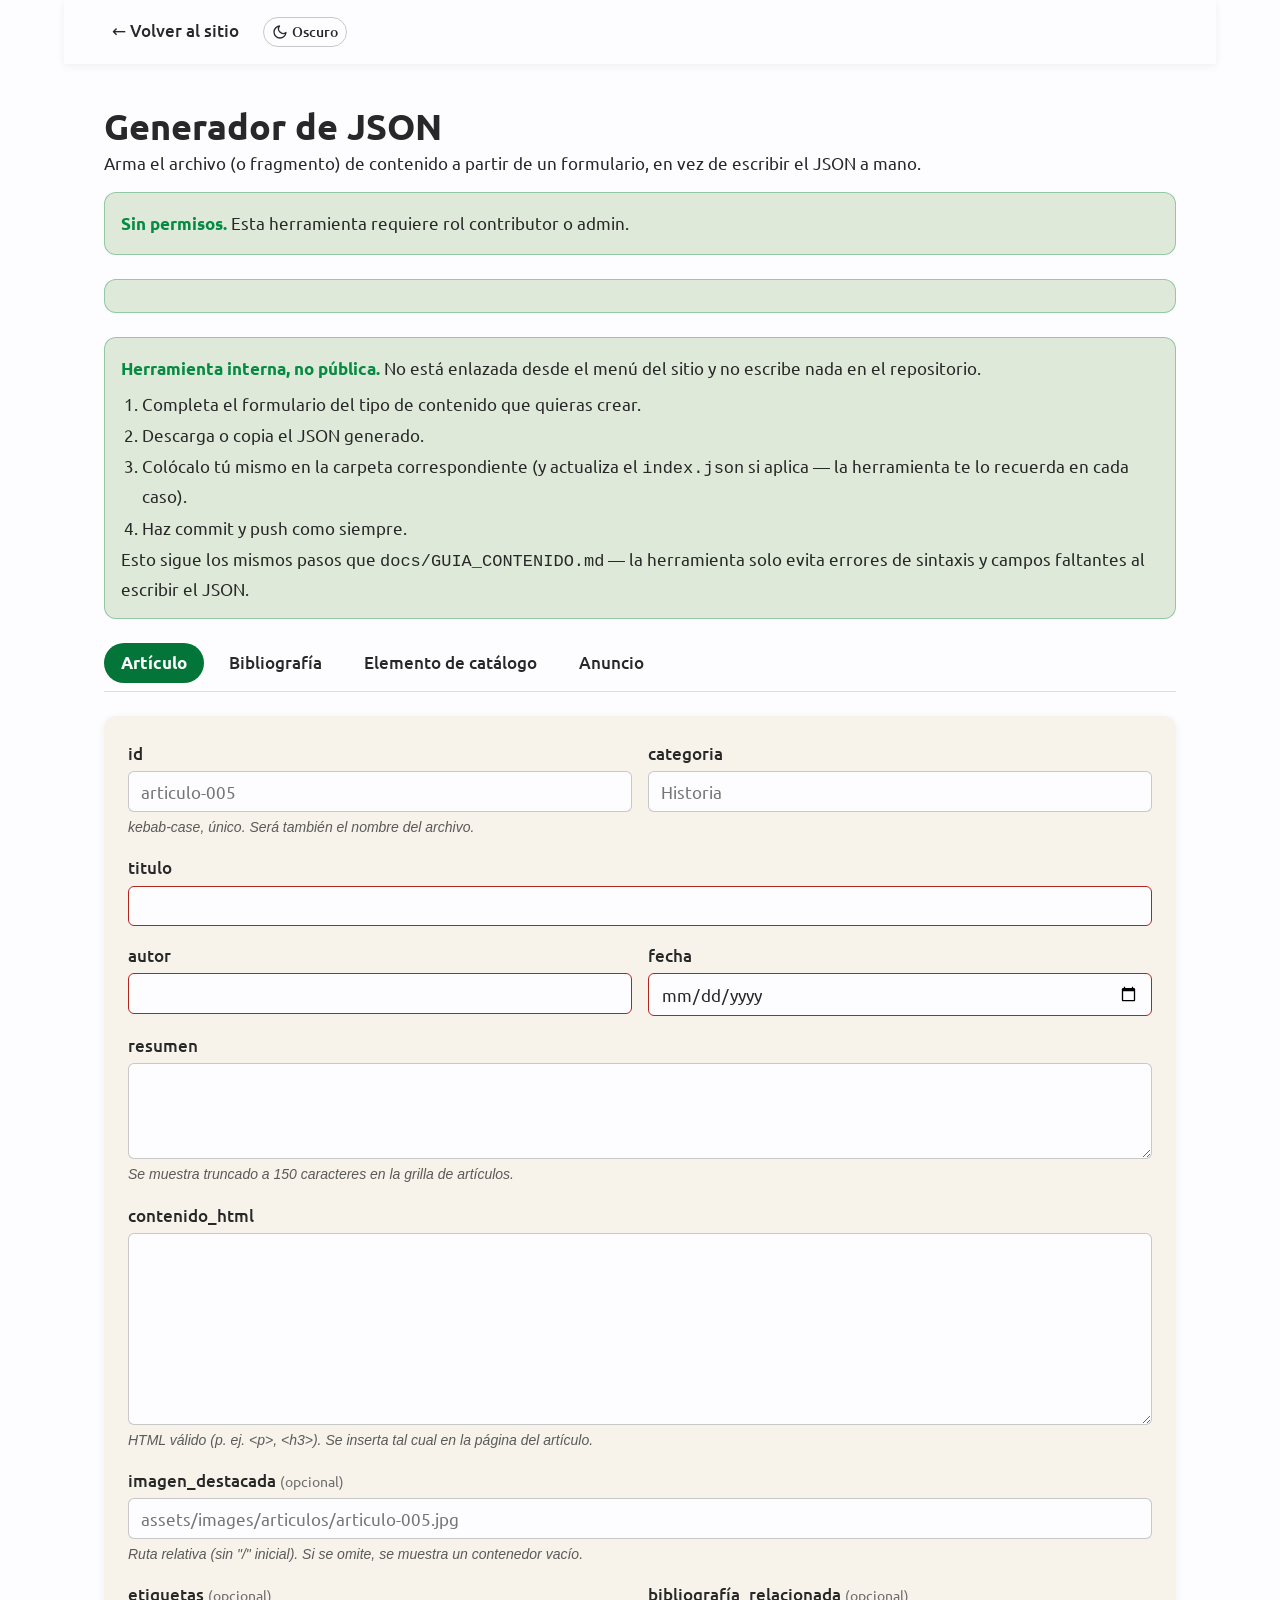
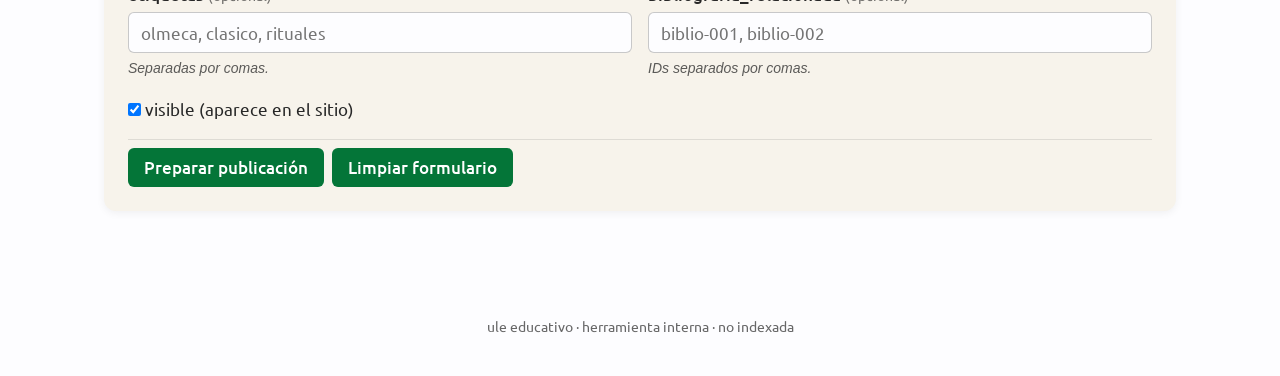
<file: herramientas/generador-json.html>
<!DOCTYPE html>
<html lang="es" data-theme="light">
<head>
  <meta charset="UTF-8">
  <meta name="viewport" content="width=device-width, initial-scale=1.0">
  <meta name="robots" content="noindex, nofollow">
  <title>Generador de JSON — herramienta interna — ule educativo</title>

  <link rel="preconnect" href="https://fonts.googleapis.com">
  <link rel="preconnect" href="https://fonts.gstatic.com" crossorigin>
  <link href="https://fonts.googleapis.com/css2?family=Ubuntu:wght@400;500;700&display=swap" rel="stylesheet">

  <link rel="stylesheet" href="../css/variables.css">
  <link rel="stylesheet" href="../css/base.css">
  <link rel="stylesheet" href="../css/components.css">
  <link rel="stylesheet" href="../css/theme.css">
  <link rel="stylesheet" href="../css/herramientas.css">

  <link rel="icon" href="../assets/logo/logo.svg" type="image/x-icon">
</head>
<body>

  <a class="skip-link" href="#contenido-principal">Saltar al contenido</a>

  <header class="container">
    <nav class="nav" aria-label="Navegación de la herramienta">
      <ul class="nav__lista">
        <li><a class="nav__link" href="../index.html">← Volver al sitio</a></li>
      </ul>

      <button class="theme-toggle" type="button" id="theme-toggle" aria-label="Cambiar tema">
        <span class="theme-toggle__icon">
          <svg class="icon-sol" viewBox="0 0 24 24" aria-hidden="true"><circle cx="12" cy="12" r="4"></circle><path d="M12 2v2M12 20v2M4.93 4.93l1.41 1.41M17.66 17.66l1.41 1.41M2 12h2M20 12h2M4.93 19.07l1.41-1.41M17.66 6.34l1.41-1.41"></path></svg>
          <svg class="icon-luna" viewBox="0 0 24 24" aria-hidden="true"><path d="M21 12.79A9 9 0 1 1 11.21 3 7 7 0 0 0 21 12.79Z"></path></svg>
        </span>
        <span id="theme-label">Oscuro</span>
      </button>
    </nav>
  </header>

  <main id="contenido-principal">
    <section class="container section">
      <h1>Generador de JSON</h1>
      <p>Arma el archivo (o fragmento) de contenido a partir de un formulario, en vez de escribir el JSON a mano.</p>

      <div class="herramienta-aviso" id="sesion-aviso">
        <strong>Acceso editorial.</strong> Esta herramienta requiere una sesión con rol <code>contributor</code> o <code>admin</code> para publicar.
      </div>

      <div class="herramienta-aviso" id="publicacion-estado" role="status" aria-live="polite"></div>

      <div class="herramienta-aviso">
        <strong>Herramienta interna, no pública.</strong> No está enlazada desde el menú del sitio y no escribe nada en el repositorio.
        <ol>
          <li>Completa el formulario del tipo de contenido que quieras crear.</li>
          <li>Descarga o copia el JSON generado.</li>
          <li>Colócalo tú mismo en la carpeta correspondiente (y actualiza el <code>index.json</code> si aplica — la herramienta te lo recuerda en cada caso).</li>
          <li>Haz commit y push como siempre.</li>
        </ol>
        Esto sigue los mismos pasos que <code>docs/GUIA_CONTENIDO.md</code> — la herramienta solo evita errores de sintaxis y campos faltantes al escribir el JSON.
      </div>

      <div class="catalog-selector" id="selector-tipo" role="tablist" aria-label="Tipo de contenido a generar">
        <button type="button" class="catalog-selector__tab" role="tab" data-tipo="articulo" aria-selected="true">Artículo</button>
        <button type="button" class="catalog-selector__tab" role="tab" data-tipo="biblio" aria-selected="false">Bibliografía</button>
        <button type="button" class="catalog-selector__tab" role="tab" data-tipo="catalogo" aria-selected="false">Elemento de catálogo</button>
        <button type="button" class="catalog-selector__tab" role="tab" data-tipo="anuncio" aria-selected="false">Anuncio</button>
      </div>

      <!-- ============ ARTÍCULO ============ -->
      <form class="form-tool is-active" id="form-articulo" data-tipo="articulo" novalidate>
        <div class="form-tool__fila form-tool__fila--2">
          <div class="form-tool__grupo">
            <label for="art-id">id</label>
            <input type="text" id="art-id" name="id" placeholder="articulo-005" pattern="[a-z0-9]+(-[a-z0-9]+)*" required>
            <p class="form-tool__ayuda">kebab-case, único. Será también el nombre del archivo.</p>
          </div>
          <div class="form-tool__grupo">
            <label for="art-categoria">categoria</label>
            <input type="text" id="art-categoria" name="categoria" placeholder="Historia" required>
          </div>
        </div>

        <div class="form-tool__grupo">
          <label for="art-titulo">titulo</label>
          <input type="text" id="art-titulo" name="titulo" required>
        </div>

        <div class="form-tool__fila form-tool__fila--2">
          <div class="form-tool__grupo">
            <label for="art-autor">autor</label>
            <input type="text" id="art-autor" name="autor" required>
          </div>
          <div class="form-tool__grupo">
            <label for="art-fecha">fecha</label>
            <input type="date" id="art-fecha" name="fecha" required>
          </div>
        </div>

        <div class="form-tool__grupo">
          <label for="art-resumen">resumen</label>
          <textarea id="art-resumen" name="resumen" required></textarea>
          <p class="form-tool__ayuda">Se muestra truncado a 150 caracteres en la grilla de artículos.</p>
        </div>

        <div class="form-tool__grupo">
          <label for="art-contenido">contenido_html</label>
          <textarea id="art-contenido" name="contenido_html" class="form-tool__contenido-html" required></textarea>
          <p class="form-tool__ayuda">HTML válido (p. ej. &lt;p&gt;, &lt;h3&gt;). Se inserta tal cual en la página del artículo.</p>
        </div>

        <div class="form-tool__grupo">
          <label for="art-imagen">imagen_destacada <span class="opcional">(opcional)</span></label>
          <input type="text" id="art-imagen" name="imagen_destacada" placeholder="assets/images/articulos/articulo-005.jpg">
          <p class="form-tool__ayuda">Ruta relativa (sin "/" inicial). Si se omite, se muestra un contenedor vacío.</p>
        </div>

        <div class="form-tool__fila form-tool__fila--2">
          <div class="form-tool__grupo">
            <label for="art-etiquetas">etiquetas <span class="opcional">(opcional)</span></label>
            <input type="text" id="art-etiquetas" name="etiquetas" placeholder="olmeca, clasico, rituales">
            <p class="form-tool__ayuda">Separadas por comas.</p>
          </div>
          <div class="form-tool__grupo">
            <label for="art-biblio">bibliografía_relacionada <span class="opcional">(opcional)</span></label>
            <input type="text" id="art-biblio" name="bibliografía_relacionada" placeholder="biblio-001, biblio-002">
            <p class="form-tool__ayuda">IDs separados por comas.</p>
          </div>
        </div>

        <div class="form-tool__checkbox-fila">
          <input type="checkbox" id="art-visible" name="visible" checked>
          <label for="art-visible">visible (aparece en el sitio)</label>
        </div>

        <div class="form-tool__acciones">
          <button type="submit" class="btn">Preparar publicación</button>
          <button type="reset" class="btn">Limpiar formulario</button>
        </div>
      </form>

      <!-- ============ BIBLIOGRAFÍA ============ -->
      <form class="form-tool" id="form-biblio" data-tipo="biblio" novalidate>
        <div class="form-tool__fila form-tool__fila--2">
          <div class="form-tool__grupo">
            <label for="bib-id">id</label>
            <input type="text" id="bib-id" name="id" placeholder="biblio-004" pattern="[a-z0-9]+(-[a-z0-9]+)*" required>
            <p class="form-tool__ayuda">kebab-case, único. Será también el nombre del archivo.</p>
          </div>
          <div class="form-tool__grupo">
            <label for="bib-tipo">tipo</label>
            <select id="bib-tipo" name="tipo" required>
              <option value="libro">Libro</option>
              <option value="capitulo_libro">Capítulo de libro</option>
              <option value="articulo">Artículo</option>
              <option value="articulo_web">Artículo web</option>
              <option value="web">Sitio web</option>
            </select>
          </div>
        </div>

        <div class="form-tool__grupo">
          <label for="bib-titulo">titulo</label>
          <input type="text" id="bib-titulo" name="titulo" required>
        </div>

        <div class="form-tool__fila form-tool__fila--2">
          <div class="form-tool__grupo">
            <label for="bib-autores">autores</label>
            <input type="text" id="bib-autores" name="autores" placeholder="Nombre Autor 1, Nombre Autor 2" required>
            <p class="form-tool__ayuda">Separados por comas.</p>
          </div>
          <div class="form-tool__grupo">
            <label for="bib-anio">año</label>
            <input type="number" id="bib-anio" name="año" min="1800" max="2100" required>
          </div>
        </div>

        <div class="form-tool__fila form-tool__fila--2">
          <div class="form-tool__grupo">
            <label for="bib-editorial">editorial <span class="opcional">(opcional)</span></label>
            <input type="text" id="bib-editorial" name="editorial">
          </div>
          <div class="form-tool__grupo">
            <label for="bib-url">url <span class="opcional">(opcional)</span></label>
            <input type="url" id="bib-url" name="url" placeholder="https://ejemplo.com">
          </div>
        </div>

        <div class="form-tool__grupo">
          <label for="bib-resumen">resumen</label>
          <textarea id="bib-resumen" name="resumen" required></textarea>
        </div>

        <div class="form-tool__grupo">
          <label for="bib-articulos">articulos_relacionados <span class="opcional">(opcional)</span></label>
          <input type="text" id="bib-articulos" name="articulos_relacionados" placeholder="articulo-001, articulo-003">
          <p class="form-tool__ayuda">IDs separados por comas — qué artículos citan esta fuente.</p>
        </div>

        <div class="form-tool__checkbox-fila">
          <input type="checkbox" id="bib-visible" name="visible" checked>
          <label for="bib-visible">visible (aparece en el sitio)</label>
        </div>

        <div class="form-tool__acciones">
          <button type="submit" class="btn">Generar JSON</button>
          <button type="reset" class="btn">Limpiar formulario</button>
        </div>
      </form>

      <!-- ============ ELEMENTO DE CATÁLOGO ============ -->
      <form class="form-tool" id="form-catalogo" data-tipo="catalogo" novalidate>
        <div class="form-tool__grupo">
          <label for="cat-destino">Catálogo destino</label>
          <input type="text" id="cat-destino" name="catalogo_destino" placeholder="piezas-arqueologicas" required>
          <p class="form-tool__ayuda">Nombre del archivo en <code>data/catalogos/</code> (sin <code>.json</code>). Solo se usa para las instrucciones — no forma parte del objeto generado.</p>
        </div>

        <div class="form-tool__fila form-tool__fila--2">
          <div class="form-tool__grupo">
            <label for="cat-id">id</label>
            <input type="text" id="cat-id" name="id" placeholder="pieza-007" pattern="[a-z0-9]+(-[a-z0-9]+)*" required>
          </div>
          <div class="form-tool__grupo">
            <label for="cat-titulo">titulo</label>
            <input type="text" id="cat-titulo" name="titulo" required>
          </div>
        </div>

        <div class="form-tool__grupo">
          <label for="cat-imagen">imagen <span class="opcional">(opcional)</span></label>
          <input type="text" id="cat-imagen" name="imagen" placeholder="assets/images/catalogos/pieza-007.jpg">
        </div>

        <div class="form-tool__grupo">
          <label for="cat-descripcion">descripcion</label>
          <textarea id="cat-descripcion" name="descripcion" required></textarea>
        </div>

        <div class="form-tool__grupo">
          <label for="cat-categorias">categorias</label>
          <textarea id="cat-categorias" name="categorias" placeholder="periodo: clasico&#10;cultura: maya&#10;material: piedra" required></textarea>
          <p class="form-tool__ayuda">Una pareja "clave: valor" por línea — deben coincidir con las claves de <code>categorias_disponibles</code> del catálogo destino, para que los filtros funcionen.</p>
        </div>

        <div class="form-tool__fila form-tool__fila--2">
          <div class="form-tool__grupo">
            <label for="cat-anio">año_descubrimiento <span class="opcional">(opcional)</span></label>
            <input type="number" id="cat-anio" name="año_descubrimiento" min="0" max="2100">
          </div>
          <div class="form-tool__grupo">
            <label for="cat-ubicacion">ubicacion <span class="opcional">(opcional)</span></label>
            <input type="text" id="cat-ubicacion" name="ubicacion">
          </div>
        </div>

        <div class="form-tool__acciones">
          <button type="submit" class="btn">Generar JSON</button>
          <button type="reset" class="btn">Limpiar formulario</button>
        </div>
      </form>

      <!-- ============ ANUNCIO ============ -->
      <form class="form-tool" id="form-anuncio" data-tipo="anuncio" novalidate>
        <div class="form-tool__fila form-tool__fila--2">
          <div class="form-tool__grupo">
            <label for="ad-id">id</label>
            <input type="text" id="ad-id" name="id" placeholder="anuncio-004" pattern="[a-z0-9]+(-[a-z0-9]+)*" required>
          </div>
          <div class="form-tool__grupo">
            <label for="ad-tipo">tipo <span class="opcional">(opcional)</span></label>
            <select id="ad-tipo" name="tipo">
              <option value="comunidad" selected>Comunidad</option>
              <option value="evento">Evento</option>
              <option value="taller">Taller</option>
              <option value="exhibicion">Exhibición</option>
              <option value="sponsor">Sponsor</option>
              <option value="otro">Otro</option>
            </select>
          </div>
        </div>

        <div class="form-tool__grupo">
          <label for="ad-slogan">slogan</label>
          <input type="text" id="ad-slogan" name="slogan" maxlength="70" required>
          <p class="form-tool__ayuda">Máx. ~70 caracteres recomendados.</p>
        </div>

        <div class="form-tool__grupo">
          <label for="ad-contacto">contacto</label>
          <input type="text" id="ad-contacto" name="contacto" placeholder="info@ejemplo.com · @usuario" required>
        </div>

        <div class="form-tool__grupo">
          <label for="ad-descripcion">descripcion</label>
          <textarea id="ad-descripcion" name="descripcion" required></textarea>
        </div>

        <div class="form-tool__fila form-tool__fila--2">
          <div class="form-tool__grupo">
            <label for="ad-imagen">imagen <span class="opcional">(recomendado)</span></label>
            <input type="text" id="ad-imagen" name="imagen" placeholder="assets/images/anuncios/anuncio-004.jpg">
            <p class="form-tool__ayuda">Preferible al repositorio; evitar hotlinking a redes sociales (política §2.3).</p>
          </div>
          <div class="form-tool__grupo">
            <label for="ad-imagen-alt">imagen_alt <span class="opcional">(opcional)</span></label>
            <input type="text" id="ad-imagen-alt" name="imagen_alt">
            <p class="form-tool__ayuda">Si se omite, se usa el slogan como alt.</p>
          </div>
        </div>

        <div class="form-tool__fila form-tool__fila--2">
          <div class="form-tool__grupo">
            <label for="ad-vigencia-inicio">vigencia_inicio <span class="opcional">(opcional)</span></label>
            <input type="date" id="ad-vigencia-inicio" name="vigencia_inicio">
          </div>
          <div class="form-tool__grupo">
            <label for="ad-vigencia-fin">vigencia_fin <span class="opcional">(opcional)</span></label>
            <input type="date" id="ad-vigencia-fin" name="vigencia_fin">
          </div>
        </div>

        <div class="form-tool__fila form-tool__fila--2">
          <div class="form-tool__grupo">
            <label for="ad-peso">peso</label>
            <input type="number" id="ad-peso" name="peso" min="1" step="1" value="1" required>
            <p class="form-tool__ayuda">Entero ≥ 1. Mayor peso = más probabilidad de selección.</p>
          </div>
          <div class="form-tool__grupo">
            <label for="ad-enlace">enlace <span class="opcional">(opcional)</span></label>
            <input type="url" id="ad-enlace" name="enlace" placeholder="https://ejemplo.org">
            <p class="form-tool__ayuda">Si existe, toda la card es clicable (se abre en pestaña nueva).</p>
          </div>
        </div>

        <div class="form-tool__grupo">
          <label for="ad-prioridad">prioridad_slot <span class="opcional">(opcional)</span></label>
          <select id="ad-prioridad" name="prioridad_slot">
            <option value="normal" selected>Normal</option>
            <option value="alta">Alta</option>
            <option value="baja">Baja</option>
          </select>
        </div>

        <div class="form-tool__grupo">
          <label>paginas <span class="opcional">(opcional — si no se marca ninguna, se asume "home")</span></label>
          <div class="form-tool__checkbox-grupo" id="ad-paginas">
            <label><input type="checkbox" name="paginas" value="home"> home</label>
            <label><input type="checkbox" name="paginas" value="articulos"> articulos</label>
            <label><input type="checkbox" name="paginas" value="articulo"> articulo (detalle)</label>
            <label><input type="checkbox" name="paginas" value="bibliografia"> bibliografia</label>
            <label><input type="checkbox" name="paginas" value="catalogos"> catalogos</label>
            <label><input type="checkbox" name="paginas" value="todas"> todas</label>
          </div>
        </div>

        <div class="form-tool__checkbox-fila">
          <input type="checkbox" id="ad-activo" name="activo" checked>
          <label for="ad-activo">activo</label>
        </div>

        <div class="form-tool__acciones">
          <button type="submit" class="btn">Generar JSON</button>
          <button type="reset" class="btn">Limpiar formulario</button>
        </div>
      </form>

      <!-- ============ RESULTADO ============ -->
      <div class="form-tool__resultado" id="resultado">
        <h2>JSON generado</h2>
        <div class="form-tool__resultado-instrucciones" id="resultado-instrucciones"></div>
        <pre id="resultado-json" tabindex="0"></pre>
        <div class="form-tool__acciones">
          <button type="button" class="btn" id="btn-copiar">Copiar</button>
          <button type="button" class="btn" id="btn-descargar">Descargar .json</button>
        </div>
        <p class="form-tool__ayuda" id="resultado-copiado" role="status" aria-live="polite"></p>
      </div>
    </section>
  </main>

  <footer class="container section" style="text-align:center; opacity:0.7; font-size:var(--fs-anotacion);">
    <p>ule educativo · herramienta interna · no indexada</p>
  </footer>

  <script src="../js/main.js"></script>
  <script src="../js/loader.js"></script>
  <script src="../js/api/client.js"></script>
  <script src="../js/api/auth.js"></script>
  <script src="../js/api/session.js"></script>
  <script>
    (function () {
      const tabs = document.querySelectorAll('#selector-tipo [role="tab"]');
      const forms = document.querySelectorAll('.form-tool');
      const resultado = document.getElementById('resultado');
      const resultadoInstrucciones = document.getElementById('resultado-instrucciones');
      const resultadoJson = document.getElementById('resultado-json');
      const resultadoCopiado = document.getElementById('resultado-copiado');
      let usuarioActual = null;
      let objetoActual = null;
      let tipoActual = null;

      async function prepararSesion() {
        try {
          usuarioActual = await ULE.auth.requireRole(['contributor', 'admin']);
          document.getElementById('sesion-aviso').innerHTML = '<strong>Sesión activa.</strong> ' + escaparHtml(usuarioActual.username || usuarioActual.email) + ' (' + escaparHtml(usuarioActual.role) + ').';
        } catch (error) {
          usuarioActual = null;
          document.getElementById('sesion-aviso').innerHTML = error.status === 401
            ? '<strong>Sesión requerida.</strong> Inicia sesión para publicar contenido.'
            : '<strong>Sin permisos.</strong> Esta herramienta requiere rol contributor o admin.';
        }
      }

      function mostrarTipo(tipo) {
        tabs.forEach((t) => t.setAttribute('aria-selected', String(t.dataset.tipo === tipo)));
        forms.forEach((f) => f.classList.toggle('is-active', f.dataset.tipo === tipo));
        resultado.classList.remove('is-visible');
      }

      tabs.forEach((tab) => {
        tab.addEventListener('click', () => mostrarTipo(tab.dataset.tipo));
      });

      // --- Helpers de conversión ---
      function listaDesdeTexto(texto) {
        return String(texto || '')
          .split(',')
          .map((s) => s.trim())
          .filter(Boolean);
      }

      function categoriasDesdeTexto(texto) {
        const obj = {};
        String(texto || '')
          .split('\n')
          .map((l) => l.trim())
          .filter(Boolean)
          .forEach((linea) => {
            const idx = linea.indexOf(':');
            if (idx === -1) return;
            const clave = linea.slice(0, idx).trim();
            const valor = linea.slice(idx + 1).trim();
            if (clave && valor) obj[clave] = valor;
          });
        return obj;
      }

      function escaparHtml(texto) {
        const div = document.createElement('div');
        div.textContent = texto;
        return div.innerHTML;
      }

      // --- Construcción de cada tipo de objeto (orden de claves = esquema de docs/primera_fase.md) ---
      function construirArticulo(fd) {
        return {
          id: fd.get('id').trim(),
          titulo: fd.get('titulo').trim(),
          autor: fd.get('autor').trim(),
          fecha: fd.get('fecha'),
          resumen: fd.get('resumen').trim(),
          contenido_html: fd.get('contenido_html'),
          imagen_destacada: fd.get('imagen_destacada').trim(),
          categoria: fd.get('categoria').trim(),
          etiquetas: listaDesdeTexto(fd.get('etiquetas')),
          'bibliografía_relacionada': listaDesdeTexto(fd.get('bibliografía_relacionada')),
          visible: fd.get('visible') === 'on'
        };
      }

      function construirBiblio(fd) {
        return {
          id: fd.get('id').trim(),
          titulo: fd.get('titulo').trim(),
          autores: listaDesdeTexto(fd.get('autores')),
          'año': Number(fd.get('año')),
          editorial: fd.get('editorial').trim(),
          tipo: fd.get('tipo'),
          url: fd.get('url').trim(),
          resumen: fd.get('resumen').trim(),
          articulos_relacionados: listaDesdeTexto(fd.get('articulos_relacionados')),
          visible: fd.get('visible') === 'on'
        };
      }

      function construirCatalogo(fd) {
        return {
          id: fd.get('id').trim(),
          titulo: fd.get('titulo').trim(),
          imagen: fd.get('imagen').trim(),
          descripcion: fd.get('descripcion').trim(),
          categorias: categoriasDesdeTexto(fd.get('categorias')),
          'año_descubrimiento': fd.get('año_descubrimiento') ? Number(fd.get('año_descubrimiento')) : undefined,
          ubicacion: fd.get('ubicacion').trim() || undefined
        };
      }

      function construirAnuncio(fd) {
        const paginas = Array.from(document.querySelectorAll('#ad-paginas input:checked')).map((c) => c.value);
        return {
          id: fd.get('id').trim(),
          imagen: fd.get('imagen').trim() || undefined,
          imagen_alt: fd.get('imagen_alt').trim() || undefined,
          contacto: fd.get('contacto').trim(),
          slogan: fd.get('slogan').trim(),
          descripcion: fd.get('descripcion').trim(),
          vigencia_inicio: fd.get('vigencia_inicio') || undefined,
          vigencia_fin: fd.get('vigencia_fin') || undefined,
          activo: fd.get('activo') === 'on',
          peso: Number(fd.get('peso')),
          enlace: fd.get('enlace').trim() || undefined,
          tipo: fd.get('tipo') || undefined,
          paginas: paginas.length ? paginas : undefined,
          prioridad_slot: fd.get('prioridad_slot') || undefined
        };
      }

      // Quita claves con valor undefined para no ensuciar el JSON de salida
      function limpiar(obj) {
        const copia = {};
        Object.keys(obj).forEach((k) => {
          if (obj[k] !== undefined) copia[k] = obj[k];
        });
        return copia;
      }

      const instrucciones = {
        articulo: (obj) =>
          '<p>Guarda como <code>data/articulos/' + escaparHtml(obj.id) + '.json</code>.</p>' +
          '<p>Agrega <code>"' + escaparHtml(obj.id) + '.json"</code> a <code>data/articulos/index.json</code>.</p>',
        biblio: (obj) =>
          '<p>Guarda como <code>data/bibliografia/' + escaparHtml(obj.id) + '.json</code>.</p>' +
          '<p>Agrega <code>"' + escaparHtml(obj.id) + '.json"</code> a <code>data/bibliografia/index.json</code>.</p>',
        catalogo: (obj, extra) =>
          '<p>Esto es un <strong>fragmento</strong>, no un archivo nuevo: pégalo dentro del array <code>elementos</code> de <code>data/catalogos/' + escaparHtml(extra.catalogo_destino || '<catálogo>') + '.json</code>.</p>' +
          '<p>No requiere tocar ningún <code>index.json</code> (no es un archivo nuevo).</p>' +
          '<p>Verifica que las claves de <code>categorias</code> existan en <code>categorias_disponibles</code> de ese catálogo, o los filtros no las reconocerán.</p>',
        anuncio: (obj) =>
          '<p>Esto es un <strong>fragmento</strong>: pégalo dentro del array de <code>data/anuncios.json</code>.</p>' +
          '<p>No requiere <code>index.json</code> (anuncios no usa manifiesto).</p>' +
          '<p>Antes de subirlo, confirma que cumple <code>docs/politica_anuncios.md</code> §2.3 (reglas de contenido).</p>'
      };

      const constructores = {
        articulo: construirArticulo,
        biblio: construirBiblio,
        catalogo: construirCatalogo,
        anuncio: construirAnuncio
      };

      function nombreArchivoSugerido(tipo, obj, extra) {
        if (tipo === 'articulo' || tipo === 'biblio') return obj.id + '.json';
        if (tipo === 'catalogo') return (obj.id || 'elemento') + '.fragmento.json';
        return (obj.id || 'anuncio') + '.fragmento.json';
      }

      forms.forEach((form) => {
        form.addEventListener('submit', (e) => {
          e.preventDefault();

          if (!form.checkValidity()) {
            form.reportValidity();
            return;
          }

          const tipo = form.dataset.tipo;
          const fd = new FormData(form);
          const extra = { catalogo_destino: fd.get('catalogo_destino') || '' };

          const objetoCrudo = constructores[tipo](fd);
          const objeto = limpiar(objetoCrudo);
          const json = JSON.stringify(objeto, null, 2);
          objetoActual = objeto;
          tipoActual = tipo;

          resultadoInstrucciones.innerHTML = instrucciones[tipo](objeto, extra);
          resultadoJson.textContent = json;
          resultado.dataset.filename = nombreArchivoSugerido(tipo, objeto, extra);
          resultado.classList.add('is-visible');
          resultadoCopiado.textContent = '';
          if (typeof resultado.scrollIntoView === 'function') {
            resultado.scrollIntoView({ behavior: 'smooth', block: 'start' });
          }
        });
      });

      document.getElementById('btn-copiar').addEventListener('click', async () => {
        try {
          await navigator.clipboard.writeText(resultadoJson.textContent);
          resultadoCopiado.textContent = 'Copiado al portapapeles.';
        } catch (err) {
          resultadoCopiado.textContent = 'No se pudo copiar automáticamente; selecciona el texto manualmente.';
        }
      });


      async function publicar() {
        const estado = document.getElementById('publicacion-estado');
        if (!objetoActual || !tipoActual) return;
        if (!usuarioActual) {
          estado.textContent = 'Debes iniciar sesión con rol contributor o admin.';
          return;
        }
        const rutas = {
          articulo: { method: 'POST', path: '/articles' },
          biblio: { method: 'POST', path: '/bibliography' },
          anuncio: { method: 'POST', path: '/ads' }
        };
        let req = rutas[tipoActual];
        if (tipoActual === 'catalogo') {
          const catalogo = document.querySelector('#cat-destino').value.trim();
          req = { method: 'POST', path: '/catalogs/' + encodeURIComponent(catalogo) + '/items' };
        }
        try {
          estado.textContent = 'Publicando…';
          const data = await ULE.api.request(req.path, { method: req.method, body: JSON.stringify(objetoActual) });
          estado.textContent = 'Publicado correctamente.';
          resultadoJson.textContent = JSON.stringify(data, null, 2);
        } catch (error) {
          if (error.status === 401) {
            usuarioActual = null;
            estado.textContent = 'La sesión expiró. Inicia sesión nuevamente.';
          } else if (error.status === 403) {
            estado.textContent = 'No tienes permisos para publicar este contenido.';
          } else {
            const mensaje = error.data && error.data.error && error.data.error.message;
            estado.textContent = mensaje || 'No fue posible publicar el contenido (HTTP ' + (error.status || 'red') + ').';
          }
        }
      }

      document.getElementById('btn-descargar').insertAdjacentHTML('beforebegin', '<button type="button" class="btn" id="btn-publicar">Publicar en la API</button>');
      document.getElementById('btn-publicar').addEventListener('click', publicar);
      prepararSesion();

      document.getElementById('btn-descargar').addEventListener('click', () => {
        const nombre = resultado.dataset.filename || 'contenido.json';
        const blob = new Blob([resultadoJson.textContent], { type: 'application/json' });
        const url = URL.createObjectURL(blob);
        const a = document.createElement('a');
        a.href = url;
        a.download = nombre;
        document.body.appendChild(a);
        a.click();
        a.remove();
        URL.revokeObjectURL(url);
      });
    })();
  </script>
</body>
</html>
</file>
<file: css/variables.css>
/* ==========================================================================
   variables.css — Identidad gráfica: ule educativo
   Todas las custom properties del sistema de diseño.
   ========================================================================== */

:root {
  /* ---------- Color base ---------- */
  --color-principal: #058A41;
  --color-secundario: #63372C;
  --color-fondo-claro: #fdfdff;
  --color-fondo-oscuro: #1E352F;
  --color-texto-claro: #282828;
  --color-texto-oscuro: #c3d4d0;

  /* Fondos de card */
  --color-card-claro: #F7F3EB;          /* tono hueso / piedra clara */
  --color-card-oscuro: #162A25;         /* gris muy oscuro, ligeramente más profundo que el fondo */

  /* Texto sobre cards */
  --color-titulo-card: var(--color-principal-texto);
  --color-cuerpo-card-claro: #2C2C2C;   /* contraste AA sobre #F7F3EB */
  --color-cuerpo-card-oscuro: #D0DDD9;  /* contraste AA sobre #162A25 */

  /* Verde para TEXTO y para rellenos con texto blanco.
     --color-principal (#058A41) queda para elementos decorativos/rellenos
     sin texto: sólo alcanza 4.38:1 sobre el fondo claro y 4.02:1 sobre la
     card clara (AA exige 4.5:1), y 2.9:1 sobre el fondo oscuro. Estos tokens
     conservan el mismo tono pero cumplen AA en ambos temas. */
  --color-principal-texto: #047538;     /* claro: 5.7:1 sobre fondo, 5.3:1 sobre card */
  --color-principal-accion: #047538;    /* fondo de botones con texto blanco: 5.9:1 */
  --color-principal-accion-hover: #046B32; /* hover de botones (6.7:1 con texto blanco, en ambos temas) */

  /* Estados de link */
  --color-link: var(--color-principal-texto);
  --color-link-hover: #046B32;          /* 6.5:1 sobre fondo claro */
  --color-link-visitado: #4A6B5A;
  --color-link-focus: var(--color-principal-texto);

  /* Paleta fija de badges — Periodo */
  --badge-periodo-preclasico: #8B5E3C;
  --badge-periodo-clasico: #A0601F;    /* antes #C17A3A (3.4:1 con texto blanco); ahora 5.0:1 */
  --badge-periodo-posclasico: #5C3A21;

  /* Paleta fija de badges — Cultura */
  --badge-cultura-olmeca: #3A5F4A;
  --badge-cultura-golfo: #4A7A6A;
  --badge-cultura-cacaxtla: #6B4A3A;
  --badge-cultura-maya: #2E5A4A;
  --badge-cultura-azteca: #5A3A2A;

  /* Paleta — tipo de juego / región / superficie / material (contraste AA con texto blanco) */
  --badge-tipo-cadera: #2F6B4F;
  --badge-tipo-mazo: #7A4E2A;
  --badge-tipo-antebrazo: #3D5A6B;
  --badge-region-sinaloa: #1F6B5C;
  --badge-region-michoacan: #6B3A4A;
  --badge-superficie-tierra: #8B6B3C;
  --badge-superficie-cemento: #5A6A6E;
  --badge-material-piedra: #5C5A52;
  --badge-material-ceramica: #8B5A3C;
  --badge-material-obsidiana: #3A3A48;
  --badge-material-piedra-caliza: #6A6E5C;

  /* ---------- Tipografía ---------- */
  --font-principal: "Ubuntu", system-ui, sans-serif;
  --font-anotaciones: "Helvetica", Arial, sans-serif;

  /* Escala tipográfica — mobile first */
  --fs-h1: 1.75rem;          /* 28px */
  --fs-h2: 1.375rem;         /* 22px */
  --fs-h3: 1.125rem;         /* 18px */
  --fs-cuerpo: 1rem;         /* 16px */
  --fs-anotacion: 0.875rem;  /* 14px */
  --lh-cuerpo: 1.6;
  --lh-titulo: 1.25;

  /* ---------- Bordes, radios y espaciado ---------- */
  --radius-sm: 0.375rem;     /* 6px — badges, botones pequeños */
  --radius-md: 0.75rem;      /* 12px — cards */
  --radius-lg: 1rem;         /* 16px — contenedores grandes */
  --radius-pill: 999px;      /* píldora */

  --space-xs: 0.25rem;       /* 4px */
  --space-sm: 0.5rem;        /* 8px */
  --space-md: 1rem;          /* 16px */
  --space-lg: 1.5rem;        /* 24px */
  --space-xl: 2.5rem;        /* 40px */
  --space-2xl: 4rem;         /* 64px */

  /* Sombras ligeras */
  --shadow-card-claro: 0 2px 8px rgba(0, 0, 0, 0.06);
  --shadow-card-oscuro: 0 2px 10px rgba(0, 0, 0, 0.35);

  /* ---------- Breakpoints (referencia; se usan en media queries) ---------- */
  --bp-sm: 480px;
  --bp-md: 768px;
  --bp-lg: 1024px;
  --bp-xl: 1280px;

  /* ---------- Tema por defecto (modo claro) ---------- */
  --color-fondo: var(--color-fondo-claro);
  --color-texto: var(--color-texto-claro);
  --color-card: var(--color-card-claro);
  --color-cuerpo-card: var(--color-cuerpo-card-claro);
  --shadow-card: var(--shadow-card-claro);
  --color-icono: var(--color-principal);
}

/* ---------- Tema oscuro ---------- */
:root[data-theme="dark"] {
  --color-fondo: var(--color-fondo-oscuro);
  --color-texto: var(--color-texto-oscuro);
  --color-card: var(--color-card-oscuro);
  --color-cuerpo-card: var(--color-cuerpo-card-oscuro);
  --shadow-card: var(--shadow-card-oscuro);
  --color-icono: var(--color-texto-oscuro);

  /* Verde legible sobre fondo/card oscuros (≥ 6:1) */
  --color-principal-texto: #4CC57F;
  --color-link-hover: #8BE5B3;
  --color-link-visitado: #8FB8A3;       /* el verde apagado claro daba 2.2:1 sobre oscuro */
}

/* ---------- Desktop typography (≥ 768px) ---------- */
@media (min-width: 768px) {
  :root {
    --fs-h1: 2.25rem;        /* 36px */
    --fs-h2: 1.75rem;        /* 28px */
    --fs-h3: 1.25rem;        /* 20px */
    --fs-cuerpo: 1.0625rem;  /* 17px */
  }
}
</file>
<file: css/base.css>
/* ==========================================================================
   base.css — Reset, tipografía, layout base y accesibilidad
   ule educativo
   ========================================================================== */

/* ---------- Reset mínimo y box-sizing ---------- */
*,
*::before,
*::after {
  box-sizing: border-box;
  margin: 0;
  padding: 0;
}

html {
  font-size: 100%;
  scroll-behavior: smooth;
  -webkit-text-size-adjust: 100%;
}

/* Respeta prefers-reduced-motion */
@media (prefers-reduced-motion: reduce) {
  html {
    scroll-behavior: auto;
  }

  *,
  *::before,
  *::after {
    animation-duration: 0.01ms !important;
    animation-iteration-count: 1 !important;
    transition-duration: 0.01ms !important;
  }
}

body {
  min-height: 100vh;
  font-family: var(--font-principal);
  font-size: var(--fs-cuerpo);
  font-weight: 400;
  line-height: var(--lh-cuerpo);
  color: var(--color-texto);
  background-color: var(--color-fondo);
  -webkit-font-smoothing: antialiased;
  -moz-osx-font-smoothing: grayscale;
}

/* ---------- Tipografía semántica ---------- */
h1, h2, h3, h4, h5, h6 {
  font-family: var(--font-principal);
  line-height: var(--lh-titulo);
  color: var(--color-texto);
  font-weight: 700;
}

h1 {
  font-size: var(--fs-h1);
  font-weight: 700;
}

h2 {
  font-size: var(--fs-h2);
  font-weight: 700;
}

h3 {
  font-size: var(--fs-h3);
  font-weight: 500;
}

p {
  margin-block-end: var(--space-md);
}

p:last-child {
  margin-block-end: 0;
}

/* Anotaciones, pies de foto, notas */
.anotacion,
figcaption,
.nota,
.caption {
  font-family: var(--font-anotaciones);
  font-style: italic;
  font-size: var(--fs-anotacion);
  font-weight: 400;
  color: var(--color-texto);
  opacity: 0.85;
}

/* ---------- Enlaces ---------- */
a {
  color: var(--color-link);
  text-decoration: underline;
  text-underline-offset: 0.15em;
  transition: color 0.15s ease;
}

a:hover {
  color: var(--color-link-hover);
}

/* Sólo en texto de lectura. Un `a:visited` global tiene más especificidad que
   .nav__link, .card o .skip-link y les cambiaba el color tras la primera visita. */
.articulo__cuerpo a:visited {
  color: var(--color-link-visitado);
}

a:focus-visible {
  outline: 2px solid var(--color-link-focus);
  outline-offset: 3px;
  border-radius: var(--radius-sm);
}

/* ---------- Imágenes ---------- */
img {
  max-width: 100%;
  height: auto;
  display: block;
  border-radius: var(--radius-md);
}

/* Fotografías de piezas / juego: color natural, bordes redondeados */
img.foto-arqueologica,
img.foto-juego,
.catalog-card img {
  border-radius: var(--radius-md);
  /* desaturación opcional muy ligera (máx. ~10–15 %) */
  /* filter: saturate(0.9);  — aplicar solo si se desea de forma global */
}

/* ---------- Listas ---------- */
ul, ol {
  padding-inline-start: 1.25em;
  margin-block-end: var(--space-md);
}

li {
  margin-block-end: var(--space-xs);
}

/* ---------- Contenedor principal ---------- */
.container {
  width: 100%;
  max-width: 72rem; /* ~1152px */
  margin-inline: auto;
  padding-inline: var(--space-md);
}

@media (min-width: 768px) {
  .container {
    padding-inline: var(--space-lg);
  }
}

@media (min-width: 1280px) {
  .container {
    padding-inline: var(--space-xl);
  }
}

/* ---------- Utilidades de espaciado ---------- */
.section {
  padding-block: var(--space-xl);
}

.section--tight {
  padding-block: var(--space-lg);
}

/* ---------- Focus visible genérico (accesibilidad) ---------- */
:focus-visible {
  outline: 2px solid var(--color-principal-texto);
  outline-offset: 3px;
}

/* ---------- Botones base (elementos de acción) ---------- */
button,
.btn {
  font-family: var(--font-principal);
  font-size: var(--fs-cuerpo);
  font-weight: 500;
  line-height: 1.4;
  cursor: pointer;
  border: none;
  border-radius: var(--radius-sm);
  padding: var(--space-sm) var(--space-md);
  background-color: var(--color-principal-accion);
  color: #fff;
  transition: background-color 0.15s ease, transform 0.1s ease;
}

button:hover,
.btn:hover {
  background-color: var(--color-principal-accion-hover);
}

button:focus-visible,
.btn:focus-visible {
  outline: 2px solid var(--color-link-focus);
  outline-offset: 3px;
}

button:disabled,
.btn:disabled {
  opacity: 0.5;
  cursor: not-allowed;
}

/* ---------- Sólo lectores de pantalla ---------- */
.sr-only {
  position: absolute;
  width: 1px;
  height: 1px;
  margin: -1px;
  padding: 0;
  overflow: hidden;
  clip: rect(0, 0, 0, 0);
  white-space: nowrap;
  border: 0;
}

/* ---------- Skip link (accesibilidad) ---------- */
.skip-link {
  position: absolute;
  top: -100%;
  left: var(--space-md);
  z-index: 1000;
  padding: var(--space-sm) var(--space-md);
  background-color: var(--color-principal-accion);
  color: #fff;
  border-radius: var(--radius-sm);
  text-decoration: none;
}

.skip-link:focus {
  top: var(--space-md);
}

/* ---------- Selección de texto ---------- */
::selection {
  background-color: color-mix(in srgb, var(--color-principal) 30%, transparent);
  color: var(--color-texto);
}

/* El atributo hidden debe ganar siempre: reglas como `section { display: block }`
   o `.articulo-navegacion { display: grid }` lo anulaban. */
[hidden] {
  display: none !important;
}

/* ---------- Elementos semánticos básicos ---------- */
main {
  display: block;
}

header,
footer,
nav,
section,
article,
aside {
  display: block;
}

/* ---------- Home: lockup vertical del logo ---------- */
.logo-lockup {
  display: flex;
  flex-direction: column;
  align-items: center;
  gap: var(--space-md);
  padding-block: var(--space-2xl) var(--space-xl);
  text-align: center;
}

.logo-lockup__icon {
  width: clamp(4rem, 15vw, 6.5rem);
  height: auto;
  /* espacio de protección mínimo 0.25× del ancho */
  margin: 0.25em;
}

.logo-lockup__nombre {
  font-size: var(--fs-h1);
  font-weight: 700;
  color: var(--color-texto);
  letter-spacing: -0.01em;
}

/* ---------- Theme toggle (base) ---------- */
.theme-toggle {
  display: inline-flex;
  align-items: center;
  gap: var(--space-xs);
  background: transparent;
  color: var(--color-texto);
  border: 1px solid color-mix(in srgb, var(--color-texto) 25%, transparent);
  border-radius: var(--radius-pill);
  padding: var(--space-xs) var(--space-sm);
  font-size: var(--fs-anotacion);
}

.theme-toggle:hover {
  background-color: color-mix(in srgb, var(--color-texto) 8%, transparent);
}

/* ---------- Texto de interfaz (i18n-ready) ---------- */
/* Los textos de UI se inyectan desde JS/i18n; no hardcodear aquí */
</file>
<file: css/components.css>
/* ==========================================================================
   components.css — Componentes reutilizables
   Cards, badges, catálogo, anuncios, navegación
   ule educativo
   ========================================================================== */

/* ---------- Cards de texto (artículo / blog) ---------- */
.card,
.card-texto {
  background-color: var(--color-card);
  color: var(--color-cuerpo-card);
  border-radius: var(--radius-md);
  box-shadow: var(--shadow-card);
  padding: var(--space-lg);
}

.card__titulo,
.card-texto__titulo {
  color: var(--color-titulo-card);
  font-weight: 500;
  font-size: var(--fs-h3);
  margin-block-end: var(--space-sm);
}

.card__cuerpo,
.card-texto__cuerpo {
  color: var(--color-cuerpo-card);
  font-size: var(--fs-cuerpo);
  line-height: var(--lh-cuerpo);
}

/* ---------- Badges de categoría ---------- */
.badge {
  display: inline-flex;
  align-items: center;
  justify-content: center;
  height: 1.6rem;
  padding-inline: calc(var(--space-sm) + var(--space-xs));
  border-radius: var(--radius-pill);
  font-family: var(--font-principal);
  font-size: var(--fs-anotacion);
  font-weight: 500;
  letter-spacing: 0.03em;
  text-transform: uppercase;
  color: #fff;
  white-space: nowrap;
  line-height: 1;
}

/* Periodo */
.badge--periodo-preclasico { background-color: var(--badge-periodo-preclasico); }
.badge--periodo-clasico    { background-color: var(--badge-periodo-clasico); }
.badge--periodo-posclasico { background-color: var(--badge-periodo-posclasico); }

/* Cultura */
.badge--cultura-olmeca   { background-color: var(--badge-cultura-olmeca); }
.badge--cultura-golfo    { background-color: var(--badge-cultura-golfo); }
.badge--cultura-cacaxtla { background-color: var(--badge-cultura-cacaxtla); }
.badge--cultura-maya     { background-color: var(--badge-cultura-maya); }
.badge--cultura-azteca   { background-color: var(--badge-cultura-azteca); }

/* Fallback genérico si no se especifica tipo */
.badge--default {
  background-color: var(--color-secundario);
}

/* ---------- Catálogo: grid de cards ---------- */
.catalog-grid {
  display: grid;
  grid-template-columns: minmax(0, 1fr);
  gap: var(--space-md);
  width: 100%;
  /* Espacio para que el scale/lift del hover no se recorte en los bordes */
  padding-block: var(--space-sm);
  overflow: visible;
}

/* ≥ 480px — 2 columnas */
@media (min-width: 480px) {
  .catalog-grid {
    grid-template-columns: repeat(2, minmax(0, 1fr));
    gap: var(--space-md);
  }
}

/* ≥ 768px — 3 columnas */
@media (min-width: 768px) {
  .catalog-grid {
    grid-template-columns: repeat(3, minmax(0, 1fr));
    gap: var(--space-lg);
  }
}

/* ≥ 1024px — 4 columnas */
@media (min-width: 1024px) {
  .catalog-grid {
    grid-template-columns: repeat(4, minmax(0, 1fr));
    gap: var(--space-lg);
  }
}

/* ≥ 1280px — se mantiene en 4 columnas (máximo) */
@media (min-width: 1280px) {
  .catalog-grid {
    grid-template-columns: repeat(4, minmax(0, 1fr));
  }
}

/* Card individual del catálogo */
.catalog-card {
  position: relative;
  display: flex;
  flex-direction: column;
  background-color: var(--color-card);
  border-radius: var(--radius-md);
  box-shadow: var(--shadow-card);
  overflow: hidden;
  cursor: pointer;
  z-index: 0;
  transition:
    box-shadow 0.28s cubic-bezier(0.22, 1, 0.36, 1),
    transform 0.28s cubic-bezier(0.22, 1, 0.36, 1);
  will-change: transform;
}

.catalog-card:hover {
  box-shadow: 0 14px 32px rgba(0, 0, 0, 0.16), 0 4px 10px rgba(0, 0, 0, 0.08);
  transform: translateY(-8px) scale(1.06);
  z-index: 3;
}

/* El título es un <button> real: se anuncia como botón, entra en el orden de
   foco y su ::after cubre toda la card para que cualquier clic abra el detalle.
   all:unset quita padding/borde, pero button:hover global aún aplica fondo
   verde oscuro; se anula explícitamente para que el título siga legible. */
.catalog-card__abrir {
  all: unset;
  box-sizing: border-box;
  display: block;
  width: 100%;
  cursor: pointer;
  color: inherit;
  background-color: transparent;
  font: inherit;
  text-align: inherit;
  line-height: inherit;
}

.catalog-card__abrir:hover,
.catalog-card__abrir:active,
.catalog-card__abrir:focus {
  background-color: transparent;
  color: inherit;
  outline: none;
}

/* Cubre toda la card (imagen + cuerpo). El body NO debe ser position:relative
   o el containing block se reduce y el clic en la imagen no abre el modal. */
.catalog-card__abrir::after {
  content: "";
  position: absolute;
  inset: 0;
  z-index: 2;
}

.catalog-card:has(.catalog-card__abrir:focus-visible) {
  outline: 2px solid var(--color-principal-texto);
  outline-offset: 3px;
}

.catalog-card__abrir:focus-visible {
  outline: none; /* el aro lo dibuja la card completa (regla :has de arriba) */
}

/* Modal de detalle. El reset global `* { margin: 0 }` anulaba el margin:auto con el que
   el navegador centra un <dialog>, dejándolo pegado a la esquina superior izquierda. */
.catalog-modal {
  margin: auto;
  max-height: calc(100dvh - 2 * var(--space-md));
  overflow: hidden;
}

.catalog-modal::backdrop {
  background: rgba(0, 0, 0, 0.55);
}

.catalog-modal {
  position: fixed;
  inset: 0;
  margin: auto;
  box-sizing: border-box;
  width: min(94vw, 1400px);
  height: calc(100dvh - 2 * var(--space-md));
  max-width: min(94vw, 1400px);
  max-height: calc(100dvh - 2 * var(--space-md));
  overflow: hidden;
}

.catalog-modal__close {
  position: absolute;
  inset-block-start: var(--space-sm);
  inset-inline-end: var(--space-sm);
  z-index: 3;
  width: 2.5rem;
  height: 2.5rem;
  padding: 0;
  display: grid;
  place-items: center;
  line-height: 1;
  font-size: 1.35rem;
}

.catalog-modal__content {
  box-sizing: border-box;
  display: flex;
  align-items: stretch;
  gap: var(--space-lg);
  width: 100%;
  height: 100%;
  min-height: 0;
  overflow: hidden;
}

.catalog-modal__media {
  flex: 1 1 0;
  min-width: 0;
  min-height: 0;
  height: 100%;
  display: flex;
  align-items: center;
  justify-content: center;
  overflow: hidden;
}

.catalog-modal__imagen {
  display: block;
  width: 100%;
  height: 100%;
  max-width: 100%;
  max-height: 100%;
  object-fit: contain;
}

.catalog-modal__details {
  flex: 0 1 30rem;
  min-width: min(18rem, 38%);
  align-self: stretch;
  height: 100%;
  min-height: 0;
  display: flex;
  flex-direction: column;
  overflow: hidden;
  overflow-wrap: anywhere;
}

/* Contenedor scrolleable reutilizable.
   Cualquier elemento <contenedor-scrolleable> puede reutilizar estas reglas. */
contenedor-scrolleable {
  display: block;
  flex: 1 1 0;
  min-height: 0;
  height: 0;
  overflow-y: auto;
  overflow-x: hidden;
  padding-inline-end: var(--space-sm);
  scrollbar-gutter: stable;
}

.catalog-modal__details h3 {
  margin-block-end: var(--space-sm);
}

/* Visor de imagen de piezas.
   Es independiente del modal de detalles para no alterar su composición. */
.catalog-image-viewer {
  position: fixed;
  inset: 0;
  width: 100vw;
  height: 100dvh;
  max-width: none;
  max-height: none;
  margin: 0;
  padding: var(--space-lg);
  box-sizing: border-box;
  border: 0;
  background: rgba(0, 0, 0, 0.96);
  display: grid;
  place-items: center;
  overflow: hidden;
}

.catalog-image-viewer::backdrop {
  background: rgba(0, 0, 0, 0.96);
}

.catalog-image-viewer__image {
  display: block;
  width: 100%;
  height: 100%;
  max-width: 100%;
  max-height: 100%;
  object-fit: contain;
}

.catalog-image-viewer__close {
  position: absolute;
  inset-block-start: var(--space-md);
  inset-inline-end: var(--space-md);
  z-index: 2;
  width: 2.75rem;
  height: 2.75rem;
  border: 0;
  border-radius: 50%;
  background: rgba(0, 0, 0, 0.6);
  color: #fff;
  font-size: 1.75rem;
  line-height: 1;
  cursor: pointer;
}

.catalog-image-viewer__close:focus-visible {
  outline: 2px solid #fff;
  outline-offset: 3px;
}

.catalog-modal__navigation {
  flex: 0 0 auto;
  display: flex;
  justify-content: space-between;
  gap: var(--space-sm);
  margin-block-start: var(--space-lg);
}

.catalog-modal__navigation .btn {
  min-width: 7rem;
}

@media (max-width: 899px) {
  .catalog-modal__navigation {
    margin-block-start: var(--space-md);
  }

  .catalog-modal__navigation .btn {
    flex: 1;
  }
}

@media (min-width: 900px) {
  .catalog-modal {
    width: min(94vw, 1400px);
    height: calc(100dvh - 2 * var(--space-md));
    max-height: calc(100dvh - 2 * var(--space-md));
    overflow: hidden;
  }

  .catalog-modal__content {
    height: 100%;
    min-height: 0;
    overflow: hidden;
  }

  .catalog-modal__media {
    flex: 1 1 60%;
  }

  .catalog-modal__details {
    flex: 0 1 32rem;
  }

  .catalog-modal__imagen {
    max-height: 100%;
  }
}

@media (max-width: 899px) {
  .catalog-modal__content {
    flex-direction: column;
    gap: var(--space-md);
  }

  .catalog-modal__media {
    flex: 0 0 40%;
    width: 100%;
    height: 40%;
  }

  .catalog-modal__imagen {
    width: 100%;
    height: 100%;
    max-height: 100%;
  }

  .catalog-modal__details {
    flex: 1 1 0;
    min-width: 0;
    width: 100%;
    height: auto;
    min-height: 0;
  }

  .catalog-modal__details > contenedor-scrolleable {
    max-height: none;
  }
}

/* Imagen que no cargó: conserva la proporción y no muestra el icono de imagen rota */
.catalog-card__imagen.is-broken {
  visibility: hidden;
}

@media (prefers-reduced-motion: reduce) {
  .catalog-card:hover {
    transform: none;
  }

  .catalog-card:hover .catalog-card__imagen {
    transform: none;
  }
}

:root[data-theme="dark"] .catalog-card:hover {
  box-shadow: 0 16px 36px rgba(0, 0, 0, 0.55), 0 4px 12px rgba(0, 0, 0, 0.35);
}

.catalog-card__imagen {
  aspect-ratio: 1 / 1;
  width: 100%;
  object-fit: cover;
  border-radius: 0; /* el contenedor ya tiene el radio */
  transition: transform 0.35s cubic-bezier(0.22, 1, 0.36, 1);
  transform-origin: center center;
}

/* Zoom sutil de la imagen al hacer hover en la card (la card ya escala). */
.catalog-card:hover .catalog-card__imagen {
  transform: scale(1.08);
}

.catalog-card__body {
  display: flex;
  flex-direction: column;
  gap: var(--space-sm);
  padding: var(--space-md);
  flex-grow: 1;
  /* Sin position:relative: el ::after del botón ancla al .catalog-card y
     hace clickeable toda la superficie (imagen incluida). */
  background-color: var(--color-card);
}

.catalog-card__titulo {
  font-size: var(--fs-h3);
  font-weight: 500;
  color: var(--color-titulo-card);
  line-height: var(--lh-titulo);
  margin: 0;
  /* Evita que el texto se “corte” visualmente al escalar la card */
  overflow-wrap: anywhere;
}

.catalog-card__badges {
  display: flex;
  flex-wrap: wrap;
  gap: var(--space-xs);
  margin-top: auto;
}

/* Resumen de resultados y filtros activos (región role="status") */
.catalog-status {
  margin-block: 0 var(--space-md);
  font-size: var(--fs-anotacion);
  color: var(--color-texto);
  opacity: 0.85;
}

.catalog-empty__accion {
  margin-block-start: var(--space-md);
}

/* Encabezado de colección (catálogo) */
.catalog-header {
  margin-block-end: var(--space-xl);
}

.catalog-header__titulo {
  font-size: var(--fs-h1);
  font-weight: 700;
  color: var(--color-texto);
  margin-block-end: var(--space-sm);
}

.catalog-header__descripcion {
  font-size: var(--fs-cuerpo);
  color: var(--color-texto);
  max-width: 65ch;
  line-height: var(--lh-cuerpo);
}

/* ---------- Cards de anuncio ---------- */
.ad-card {
  display: flex;
  flex-direction: column;
  background-color: var(--color-card);
  border-radius: var(--radius-md);
  box-shadow: var(--shadow-card);
  overflow: hidden;
}

/* Imagen con proporción 4:5 vertical */
.ad-card__imagen {
  aspect-ratio: 4 / 5;
  width: 100%;
  object-fit: cover;
  border-radius: 0;
}

.ad-card__body {
  display: flex;
  flex-direction: column;
  gap: var(--space-sm);
  padding: var(--space-md);
}

.ad-card__contacto {
  font-size: var(--fs-h3);
  font-weight: 500;
  color: var(--color-titulo-card);
  margin: 0;
}

.ad-card__slogan {
  font-size: var(--fs-cuerpo);
  font-weight: 400;
  color: var(--color-cuerpo-card);
  margin: 0;
}

.ad-card__descripcion {
  font-family: var(--font-anotaciones);
  font-style: italic;
  font-size: var(--fs-anotacion);
  color: var(--color-cuerpo-card);
  opacity: 0.8;
  margin: 0;
  margin-top: auto;
}

/* Variante horizontal (cuando el contenedor lo permite) */
@media (min-width: 640px) {
  .ad-card--horizontal {
    flex-direction: row;
  }

  .ad-card--horizontal .ad-card__imagen {
    width: 40%;
    max-width: 220px;
    aspect-ratio: 4 / 5;
    flex-shrink: 0;
  }

  .ad-card--horizontal .ad-card__body {
    flex: 1;
    justify-content: center;
  }
}

/* ---------- Header sticky con hide/show ---------- */
/* Sólo el header principal del sitio (hijo directo de <body>): otros <header>
   internos, como el de <catalog-grid>, no deben ser sticky. */
body > header {
  position: sticky;
  top: 0;
  z-index: 1000;
  background-color: var(--color-fondo);
  box-shadow: var(--shadow-card);
  transform: translateY(0);
  transition: transform 0.3s ease;
}

body > header.header--hidden {
  transform: translateY(-100%);
}

body > header.header--visible {
  transform: translateY(0);
}

/* ---------- Navegación ---------- */
.nav {
  display: flex;
  flex-wrap: wrap;
  align-items: center;
  gap: var(--space-md);
  padding-block: var(--space-md);
}

.nav__lista {
  display: flex;
  flex-wrap: wrap;
  list-style: none;
  padding: 0;
  margin: 0;
  gap: var(--space-sm) var(--space-md);
}

.nav__link {
  font-weight: 500;
  text-decoration: none;
  color: var(--color-texto);
  padding: var(--space-xs) var(--space-sm);
  border-radius: var(--radius-sm);
  transition: color 0.15s ease, background-color 0.15s ease;
}

.nav__link:hover {
  color: var(--color-principal-texto);
  background-color: color-mix(in srgb, var(--color-principal) 10%, transparent);
}

.nav__link[aria-current="page"] {
  color: var(--color-principal-texto);
  font-weight: 700;
}

.nav__link:focus-visible {
  outline: 2px solid var(--color-principal-texto);
  outline-offset: 2px;
}

/* ---------- Iconos ---------- */
.icon {
  display: inline-block;
  width: 1.25em;
  height: 1.25em;
  vertical-align: middle;
  fill: currentColor;
}

/* Sobre color principal → blanco */
.icon--on-principal {
  color: #fff;
  fill: #fff;
}

/* Fuera del color principal */
.icon--default {
  color: var(--color-icono);
  fill: var(--color-icono);
}

.logo-container {
  display: grid;
  place-items: center;
  box-sizing: border-box;
  background-color: var(--color-fondo);
  border-radius: var(--radius-sm);
  padding: 0.125rem;
}

.logo-container__img {
  display: block;
  width: 100%;
  height: auto;
  filter: none;
}

:root[data-theme="dark"] .logo-container__img {
  filter: brightness(0) invert(1);
}

/* ---------- Greca (módulo horizontal divisorio) ---------- */
.greca {
  display: block;
  width: 100%;
  height: 1.5rem;
  color: var(--color-texto);
  background-color: currentColor;
  -webkit-mask-image: url('../assets/img/greca2.png');
  mask-image: url('../assets/img/greca2.png');
  -webkit-mask-repeat: repeat-x;
  mask-repeat: repeat-x;
  -webkit-mask-position: center;
  mask-position: center;
  -webkit-mask-size: auto 100%;
  mask-size: auto 100%;
  object-fit: contain;
  opacity: 0.8;
}

.greca--divider {
  /* Full-bleed: escapa del contenedor con márgenes sin alterar su layout. */
  position: relative;
  left: 50%;
  width: 100vw;
  max-width: 100vw;
  margin-block: 0;
  transform: translateX(-50%);
  height: 20vh;
  border-radius: 0;
  opacity: 0.6;
}

/* Movimiento opcional y autocontenido del separador.
   Para desactivarlo basta retirar este bloque de animation y @keyframes;
   no hay que modificar el HTML ni ningún componente que consuma la greca. */
.greca {
  --greca-step: 160px;
  --greca-speed: 18.67s;
  animation: greca-marquee var(--greca-speed) linear infinite;
  will-change: mask-position;
  -webkit-animation: greca-marquee var(--greca-speed) linear infinite;
  -webkit-mask-position-x: 0;
}

@keyframes greca-marquee {
  from {
    mask-position: 0 center;
    -webkit-mask-position: 0 center;
  }
  to {
    mask-position: calc(-1 * var(--greca-step)) center;
    -webkit-mask-position: calc(-1 * var(--greca-step)) center;
  }
}

@-webkit-keyframes greca-marquee {
  from {
    -webkit-mask-position: 0 center;
  }
  to {
    -webkit-mask-position: calc(-1 * var(--greca-step)) center;
  }
}

@media (prefers-reduced-motion: reduce) {
  .greca {
    animation: none;
    -webkit-animation: none;
    will-change: auto;
  }
}

/* ---------- Artículo / lectura larga ---------- */
.articulo {
  max-width: 68ch;
  margin-inline: auto;
}

.articulo h2 {
  margin-block: var(--space-xl) var(--space-md);
}

.articulo h3 {
  margin-block: var(--space-lg) var(--space-sm);
}

.articulo p + p {
  margin-block-start: var(--space-md);
}

.articulo img {
  margin-block: var(--space-lg);
}

.articulo figcaption {
  margin-block-start: var(--space-xs);
  text-align: center;
}

/* ---------- Utilidades de layout ---------- */
.stack {
  display: flex;
  flex-direction: column;
  gap: var(--space-md);
}

.stack--lg {
  gap: var(--space-lg);
}

.cluster {
  display: flex;
  flex-wrap: wrap;
  gap: var(--space-sm);
  align-items: center;
}

/* ---------- Card como enlace (accesos del dashboard) ---------- */
.card-link {
  display: block;
  text-decoration: none;
  transition: box-shadow 0.2s ease, transform 0.15s ease;
}

.card-link:hover {
  box-shadow: 0 4px 14px rgba(0, 0, 0, 0.12);
  transform: translateY(-2px);
}

.card-link:focus-visible {
  outline: 2px solid var(--color-link-focus);
  outline-offset: 2px;
}

.card-link .card__flecha {
  display: inline-block;
  margin-inline-start: var(--space-xs);
  transition: transform 0.15s ease;
}

.card-link:hover .card__flecha {
  transform: translateX(3px);
}

/* CTA visual dentro de una card-enlace (el enlace es la card; esto es sólo apariencia) */
.button {
  display: inline-block;
  margin-block-start: var(--space-sm);
  padding: var(--space-xs) var(--space-md);
  border-radius: var(--radius-sm);
  background-color: var(--color-principal-accion);
  color: #fff;
  font-weight: 500;
}

.card-link:hover .button {
  background-color: var(--color-principal-accion-hover);
}

.card-link .card__cuerpo {
  margin-block-end: var(--space-sm);
}

/* Accesos de la portada: el botón queda alineado al pie aunque el texto varíe de largo */
.accesos-grid .card-link {
  display: flex;
  flex-direction: column;
}

.accesos-grid .card-link .button {
  align-self: flex-start;
  margin-block-start: auto;
}

/* Título de una card de texto seguido de párrafo */
.card > h2 {
  margin-block-end: var(--space-sm);
}

/* ---------- Grid de accesos (home) ---------- */
.accesos-grid {
  display: grid;
  grid-template-columns: minmax(0, 1fr);
  gap: var(--space-lg);
  width: 100%;
}

@media (min-width: 640px) {
  .accesos-grid { grid-template-columns: repeat(3, minmax(0, 1fr)); }
}

/* ---------- Estados de carga / vacío (catálogo) ---------- */
.catalog-empty,
.catalog-loading {
  text-align: center;
  padding: var(--space-2xl) var(--space-md);
  color: var(--color-texto);
  opacity: 0.7;
  font-size: var(--fs-cuerpo);
}

/* ---------- Grid de artículos ----------
   Mobile: 1 columna · Tablet (≥768px): 2 · Desktop (≥1024px): 3 */
.articles-grid {
  display: grid;
  grid-template-columns: minmax(0, 1fr);
  gap: var(--space-lg);
  width: 100%;
  align-items: stretch;
}

@media (min-width: 768px) {
  .articles-grid { grid-template-columns: repeat(2, minmax(0, 1fr)); }
}

@media (min-width: 1024px) {
  .articles-grid { grid-template-columns: repeat(3, minmax(0, 1fr)); }
}

/* ---------- Lista de bibliografía ----------
   Lista de una columna; en pantallas amplias aprovecha el ancho en 2. */
.biblio-list {
  display: grid;
  grid-template-columns: minmax(0, 1fr);
  gap: var(--space-md);
  width: 100%;
}

@media (min-width: 900px) {
  .biblio-list { grid-template-columns: repeat(2, minmax(0, 1fr)); }
}

/* ---------- Filtros de catálogo (cápsulas por categoría) ---------- */
.catalog-filters {
  display: flex;
  flex-direction: column;
  gap: var(--space-lg);
  margin-block-end: var(--space-xl);
  padding-block: var(--space-sm);
}

/* Quita el marco nativo del fieldset: el “cuadro con borde” se veía pesado */
.catalog-filters__group {
  border: none;
  margin: 0;
  padding: 0;
  min-inline-size: 0;
}

.catalog-filters__group > legend,
.catalog-filters__group .anotacion {
  display: block;
  padding: 0;
  margin: 0 0 var(--space-sm);
  float: none;
  width: 100%;
  font-family: var(--font-anotaciones);
  font-style: italic;
  font-size: var(--fs-anotacion);
  font-weight: 400;
  color: var(--color-texto);
  opacity: 0.8;
  letter-spacing: 0.01em;
}

.catalog-filters__badges {
  display: flex;
  flex-wrap: wrap;
  align-items: center;
  gap: var(--space-sm);
}

/* Cápsula de filtro: anula el botón verde global; color de categoría al activar */
.catalog-filter-badge {
  appearance: none;
  -webkit-appearance: none;
  display: inline-flex;
  align-items: center;
  justify-content: center;
  box-sizing: border-box;
  margin: 0;
  border: 1px solid color-mix(in srgb, var(--color-texto) 18%, transparent);
  border-radius: var(--radius-pill);
  padding: 0.4rem 0.9rem;
  min-height: 2rem;
  font-family: var(--font-principal);
  font-size: var(--fs-anotacion);
  font-weight: 500;
  letter-spacing: 0.02em;
  line-height: 1.2;
  color: var(--color-texto);
  background-color: color-mix(in srgb, var(--color-card) 70%, var(--color-fondo));
  cursor: pointer;
  transition:
    background-color 0.15s ease,
    border-color 0.15s ease,
    color 0.15s ease,
    box-shadow 0.15s ease,
    transform 0.12s ease;
}

.catalog-filter-badge:hover {
  background-color: color-mix(in srgb, var(--filter-color, var(--color-principal)) 14%, var(--color-fondo));
  border-color: color-mix(in srgb, var(--filter-color, var(--color-principal)) 45%, transparent);
  color: var(--color-texto);
}

.catalog-filter-badge:focus-visible {
  outline: 2px solid var(--color-link-focus);
  outline-offset: 2px;
}

.catalog-filter-badge.is-active {
  background-color: var(--filter-color, var(--color-principal-accion));
  border-color: transparent;
  color: #fff;
  box-shadow: 0 1px 3px color-mix(in srgb, var(--filter-color, var(--color-principal-accion)) 35%, transparent);
}

.catalog-filter-badge.is-active:hover {
  filter: brightness(1.06);
  color: #fff;
}

:root[data-theme="dark"] .catalog-filter-badge {
  background-color: color-mix(in srgb, var(--color-card) 80%, #000);
  border-color: color-mix(in srgb, var(--color-texto) 22%, transparent);
}

:root[data-theme="dark"] .catalog-filter-badge:hover {
  background-color: color-mix(in srgb, var(--filter-color, var(--color-principal-texto)) 18%, var(--color-card));
}

:root[data-theme="dark"] .catalog-filter-badge.is-active {
  background-color: var(--filter-color, var(--color-principal-texto));
  color: #0b1a16;
  box-shadow: none;
}

.catalog-filters__clear {
  align-self: flex-start;
  margin-block-start: var(--space-xs);
  /* Variante discreta: no compite con las cápsulas activas */
  background-color: transparent;
  color: var(--color-principal-texto);
  border: 1px solid color-mix(in srgb, var(--color-principal-texto) 40%, transparent);
  padding: 0.4rem 0.9rem;
  min-height: 2rem;
  font-size: var(--fs-anotacion);
}

.catalog-filters__clear:hover {
  background-color: color-mix(in srgb, var(--color-principal) 12%, transparent);
  color: var(--color-principal-texto);
}

.catalog-filters__clear:focus-visible {
  outline: 2px solid var(--color-link-focus);
  outline-offset: 2px;
}

@media (prefers-reduced-motion: reduce) {
  .catalog-filter-badge {
    transition: none;
  }
}

/* ---------- Barra de filtros (artículos / bibliografía / catálogos) ---------- */
.filtros {
  display: flex;
  flex-wrap: wrap;
  align-items: flex-end;
  gap: var(--space-sm) var(--space-md);
  margin-block-end: var(--space-lg);
}

.filtros__campo {
  display: flex;
  flex-direction: column;
  gap: var(--space-xs);
  flex: 1 1 180px;
  min-width: 160px;
}

.filtros__campo label {
  font-family: var(--font-anotaciones);
  font-style: italic;
  font-size: var(--fs-anotacion);
  color: var(--color-texto);
  opacity: 0.85;
}

.filtros input[type="search"],
.filtros input[type="text"],
.filtros select {
  font-family: var(--font-principal);
  font-size: var(--fs-cuerpo);
  color: var(--color-texto);
  background-color: var(--color-fondo);
  border: 1px solid color-mix(in srgb, var(--color-texto) 25%, transparent);
  border-radius: var(--radius-sm);
  padding: 0.5rem 0.75rem;
  min-height: 2.5rem;
}

.filtros input:focus-visible,
.filtros select:focus-visible {
  outline: 2px solid var(--color-link-focus);
  outline-offset: 2px;
}

.filtros__resultados {
  font-size: var(--fs-anotacion);
  opacity: 0.75;
  margin-block-end: var(--space-md);
}

/* ---------- Selector de catálogo (tabs) ---------- */
.catalog-selector {
  display: flex;
  flex-wrap: wrap;
  gap: var(--space-sm);
  margin-block-end: var(--space-lg);
  border-bottom: 1px solid color-mix(in srgb, var(--color-texto) 15%, transparent);
  padding-block-end: var(--space-sm);
}

.catalog-selector__tab {
  font-family: var(--font-principal);
  font-weight: 500;
  font-size: var(--fs-cuerpo);
  color: var(--color-texto);
  background: transparent;
  border: 1px solid transparent;
  border-radius: var(--radius-pill);
  padding: 0.45rem 1rem;
  cursor: pointer;
  transition: background-color 0.15s ease, color 0.15s ease;
}

.catalog-selector__tab:hover {
  background-color: color-mix(in srgb, var(--color-principal) 10%, transparent);
}

.catalog-selector__tab[aria-selected="true"] {
  background-color: var(--color-principal-accion);
  color: #fff;
  font-weight: 700;
}

.catalog-selector__tab:focus-visible {
  outline: 2px solid var(--color-link-focus);
  outline-offset: 2px;
}

/* ---------- Navegación entre artículos ---------- */
.articulo-navegacion {
  display: grid;
  grid-template-columns: repeat(2, minmax(0, 1fr));
  gap: var(--space-md);
  max-width: 68ch;
  margin: var(--space-xl) auto;
}
.articulo-navegacion__link {
  display: flex;
  flex-direction: column;
  gap: var(--space-xs);
  min-width: 0;
  padding: var(--space-md);
  background: var(--color-card);
  border: 1px solid color-mix(in srgb, var(--color-texto) 10%, transparent);
  border-radius: var(--radius-md);
  color: var(--color-texto);
  text-decoration: none;
  transition: transform .15s ease, box-shadow .2s ease, border-color .2s ease;
}
.articulo-navegacion__link:hover { transform: translateY(-2px); box-shadow: var(--shadow-card); border-color: var(--color-principal-texto); }
.articulo-navegacion__link:focus-visible { outline: 2px solid var(--color-principal-texto); outline-offset: 3px; }
.articulo-navegacion__link span { font-size: var(--fs-anotacion); opacity: .75; }
.articulo-navegacion__link strong { color: var(--color-titulo-card); font-size: var(--fs-cuerpo); line-height: var(--lh-titulo); }
.articulo-navegacion__link--siguiente { text-align: end; }
@media (max-width: 480px) {
  .articulo-navegacion { grid-template-columns: 1fr; }
  .articulo-navegacion__link--siguiente { text-align: start; }
}

/* ---------- Estados de imagen ---------- */
.catalog-card__imagen,
.articulo img {
  background: var(--color-card);
}
</file>
<file: css/nav.css>
/* ---------- <ule-nav> y navegación responsive ---------- */
ule-nav {
  display: block;
}

/* Sticky: el header vive dentro de <ule-nav> */
ule-nav > header,
body > header {
  position: sticky;
  top: 0;
  z-index: 1000;
  background-color: var(--color-fondo);
  box-shadow: var(--shadow-card);
  transform: translateY(0);
  transition: transform 0.3s ease;
}

ule-nav > header.header--hidden,
body > header.header--hidden {
  transform: translateY(-100%);
}

ule-nav > header.header--visible,
body > header.header--visible {
  transform: translateY(0);
}

.nav {
  display: flex;
  flex-wrap: nowrap;
  align-items: center;
  justify-content: space-between;
  gap: var(--space-sm);
  padding-block: var(--space-md);
}

.nav__toggle {
  display: none;
  flex-direction: column;
  justify-content: center;
  gap: 5px;
  width: 2.5rem;
  height: 2.5rem;
  padding: 0.4rem;
  background: transparent;
  color: var(--color-texto);
  border: 1px solid color-mix(in srgb, var(--color-texto) 25%, transparent);
  border-radius: var(--radius-sm);
}

.nav__toggle:hover {
  background-color: color-mix(in srgb, var(--color-texto) 8%, transparent);
}

.nav__toggle-bar {
  display: block;
  width: 100%;
  height: 2px;
  background: currentColor;
  border-radius: 1px;
}

.nav__panel {
  display: flex;
  flex-wrap: wrap;
  align-items: center;
  gap: var(--space-sm) var(--space-md);
  flex: 1;
  min-width: 0;
}

.nav__lista {
  display: flex;
  flex-wrap: wrap;
  list-style: none;
  padding: 0;
  margin: 0;
  gap: var(--space-xs) var(--space-md);
  flex: 1;
}

.nav__acciones {
  display: flex;
  flex-wrap: wrap;
  align-items: center;
  gap: var(--space-sm);
  margin-inline-start: auto;
}

.nav__user {
  font-size: var(--fs-anotacion);
  font-weight: 500;
  color: var(--color-principal-texto);
  max-width: 10rem;
  overflow: hidden;
  text-overflow: ellipsis;
  white-space: nowrap;
}

.nav__auth {
  background: transparent;
  border: 1px solid color-mix(in srgb, var(--color-principal-texto) 40%, transparent);
  color: var(--color-principal-texto);
  font-weight: 500;
  cursor: pointer;
}

.nav__auth:hover {
  background-color: color-mix(in srgb, var(--color-principal) 10%, transparent);
  color: var(--color-principal-texto);
}

/* Mobile: menú colapsable */
@media (max-width: 767px) {
  .nav__toggle {
    display: inline-flex;
    order: 2;
  }

  .nav__panel {
    display: none;
    flex-direction: column;
    align-items: stretch;
    width: 100%;
    order: 3;
    padding-block-start: var(--space-sm);
    border-top: 1px solid color-mix(in srgb, var(--color-texto) 12%, transparent);
  }

  .nav.nav--open .nav__panel {
    display: flex;
  }

  .nav__lista {
    flex-direction: column;
    gap: 0;
    width: 100%;
  }

  .nav__lista .nav__link {
    display: block;
    padding: var(--space-sm) var(--space-sm);
  }

  .nav__acciones {
    margin-inline-start: 0;
    width: 100%;
    padding-block: var(--space-sm);
    border-top: 1px solid color-mix(in srgb, var(--color-texto) 10%, transparent);
  }

  .nav__user {
    max-width: none;
  }

  .theme-toggle {
    margin-inline-start: auto;
  }
}
</file>
<file: css/theme.css>
/* ==========================================================================
   theme.css — Comportamiento del modo claro/oscuro
   ule educativo

   Las variables de color por tema (--color-fondo, --color-texto, etc.)
   ya están definidas en variables.css bajo :root y :root[data-theme="dark"].
   Este archivo se encarga de:
     1. Declarar color-scheme para que los controles nativos del navegador
        (scrollbar, inputs, selects) respeten el tema activo.
     2. Dar una transición suave al cambiar de tema (sin afectar la carga inicial).
     3. Ofrecer un fallback por prefers-color-scheme cuando aún no existe
        data-theme (p. ej. JS deshabilitado o antes de que main.js corra).
     4. Ajustes visuales específicos de modo oscuro que no son solo color
        (imágenes, iconos de tema, opacidad de fotografías).
   ========================================================================== */

/* ---------- color-scheme nativo ---------- */
:root {
  color-scheme: light;
}

:root[data-theme="dark"] {
  color-scheme: dark;
}

/* Fallback: si no hay data-theme todavía (p. ej. JS aún no corrió o está
   deshabilitado) y el sistema pide oscuro, usamos las variables oscuras. */
@media (prefers-color-scheme: dark) {
  :root:not([data-theme]) {
    color-scheme: dark;
    --color-fondo: var(--color-fondo-oscuro);
    --color-texto: var(--color-texto-oscuro);
    --color-card: var(--color-card-oscuro);
    --color-cuerpo-card: var(--color-cuerpo-card-oscuro);
    --shadow-card: var(--shadow-card-oscuro);
    --color-icono: var(--color-texto-oscuro);
    --color-principal-texto: #4CC57F;
    --color-link-hover: #8BE5B3;
    --color-link-visitado: #8FB8A3;
  }
}

/* ---------- Transición entre temas ----------
   Se activa solo cuando el usuario cambia el tema manualmente (clase
   añadida/quitada por main.js), para no animar el primer render de la
   página y evitar parpadeos o "flash" de color. */
.theme-transition,
.theme-transition * {
  transition: background-color 0.25s ease, color 0.25s ease,
    border-color 0.25s ease, box-shadow 0.25s ease !important;
}

@media (prefers-reduced-motion: reduce) {
  .theme-transition,
  .theme-transition * {
    transition: none !important;
  }
}

/* ---------- Botón de cambio de tema: icono sol/luna ---------- */
.theme-toggle__icon {
  display: inline-flex;
  width: 1rem;
  height: 1rem;
  flex-shrink: 0;
}

.theme-toggle__icon svg {
  width: 100%;
  height: 100%;
  fill: none;
  stroke: currentColor;
  stroke-width: 2;
  stroke-linecap: round;
  stroke-linejoin: round;
}

/* Por defecto (tema claro) se muestra el icono de luna (para pasar a oscuro) */
.theme-toggle__icon .icon-sol { display: none; }
.theme-toggle__icon .icon-luna { display: block; }

:root[data-theme="dark"] .theme-toggle__icon .icon-sol { display: block; }
:root[data-theme="dark"] .theme-toggle__icon .icon-luna { display: none; }

/* ---------- Imágenes y fotografías en modo oscuro ----------
   Reduce ligeramente el brillo/contraste de fotografías para que no
   "exploten" visualmente sobre fondos oscuros. No aplica a logos/iconos. */
:root[data-theme="dark"] img.foto-arqueologica,
:root[data-theme="dark"] img.foto-juego,
:root[data-theme="dark"] .catalog-card__imagen,
:root[data-theme="dark"] .ad-card__imagen {
  filter: brightness(0.92) contrast(0.97);
}

/* ---------- Logo: variante para fondo oscuro ----------
   Si el logo necesita una versión de trazo claro sobre fondo oscuro,
   se puede envolver en un contenedor con esta clase y usar
   mix-blend-mode o invertir según el asset disponible. */
:root[data-theme="dark"] .logo-lockup__icon img {
  filter: brightness(0) invert(1) brightness(0.5);
}

:root[data-theme="light"] .logo-lockup__icon img {
  filter: none;
}

/* ---------- Placeholder de imagen mientras carga (loader.js) ---------- */
.img-skeleton {
  background-color: color-mix(in srgb, var(--color-texto) 8%, transparent);
}
</file>
<file: css/ads.css>
/* ==========================================================================
   ads.css — layout de la sección de anuncios
   ========================================================================== */

[data-ad-slots] {
  display: flex;
  flex-direction: column;
  gap: var(--space-lg);
  width: 100%;
}

[data-ad-slot] {
  width: 100%;
  min-width: 0;
}

[data-ad-slot] > ad-card {
  display: block;
  width: 100%;
  max-width: none;
  margin: 0;
}

.ad-section {
  margin-block: var(--space-xl);
  padding-block: var(--space-md);
}

.ad-section__title {
  margin: 0 0 var(--space-sm);
  font-size: var(--fs-h3);
  font-weight: 500;
  color: var(--color-texto);
}

.ad-section__intro {
  margin: 0 0 var(--space-md);
  font-size: var(--fs-anotacion);
  color: var(--color-texto);
  opacity: 0.75;
}

[data-ad-slot][hidden] {
  display: none;
}

@media (max-width: 900px) {
  [data-ad-slots] {
    gap: var(--space-lg);
  }

  [data-ad-slot] > ad-card {
    width: 100%;
    max-width: none;
  }
}
</file>
<file: css/herramientas.css>
/* ==========================================================================
   herramientas.css — Formularios de la herramienta interna
   ule educativo

   Página objetivo: herramientas/generador-json.html
   No forma parte del sistema de diseño público: es una hoja aparte (igual
   que ads.css) para no mezclar reglas de uso interno con components.css.
   Reutiliza las variables de variables.css como todo lo demás.
   ========================================================================== */

.herramienta-aviso {
  background-color: color-mix(in srgb, var(--color-principal) 10%, var(--color-card));
  border: 1px solid color-mix(in srgb, var(--color-principal) 35%, transparent);
  border-radius: var(--radius-md);
  padding: var(--space-md);
  margin-block-end: var(--space-lg);
  font-size: var(--fs-cuerpo);
  color: var(--color-texto);
}

.herramienta-aviso strong {
  color: var(--color-principal);
}

.herramienta-aviso ol,
.herramienta-aviso ul {
  margin: var(--space-sm) 0 0;
  padding-inline-start: 1.25em;
}

.herramienta-aviso li + li {
  margin-block-start: var(--space-xs);
}

/* ---------- Selector de tipo de contenido ---------- */
/* Reutiliza .catalog-selector / .catalog-selector__tab de components.css */

/* ---------- Formularios ---------- */
.form-tool {
  display: none;
  flex-direction: column;
  gap: var(--space-md);
  background-color: var(--color-card);
  border-radius: var(--radius-md);
  box-shadow: var(--shadow-card);
  padding: var(--space-lg);
  margin-block-end: var(--space-lg);
}

.form-tool.is-active {
  display: flex;
}

.form-tool__fila {
  display: grid;
  grid-template-columns: 1fr;
  gap: var(--space-md);
}

@media (min-width: 640px) {
  .form-tool__fila--2 { grid-template-columns: 1fr 1fr; }
  .form-tool__fila--3 { grid-template-columns: 1fr 1fr 1fr; }
}

.form-tool__grupo {
  display: flex;
  flex-direction: column;
  gap: var(--space-xs);
}

.form-tool__grupo label {
  font-family: var(--font-principal);
  font-weight: 500;
  font-size: var(--fs-cuerpo);
  color: var(--color-texto);
}

.form-tool__grupo .opcional {
  font-weight: 400;
  opacity: 0.65;
  font-size: var(--fs-anotacion);
}

.form-tool__ayuda {
  font-family: var(--font-anotaciones);
  font-style: italic;
  font-size: var(--fs-anotacion);
  color: var(--color-texto);
  opacity: 0.75;
  margin: 0;
}

.form-tool input[type="text"],
.form-tool input[type="url"],
.form-tool input[type="date"],
.form-tool input[type="number"],
.form-tool select,
.form-tool textarea {
  font-family: var(--font-principal);
  font-size: var(--fs-cuerpo);
  color: var(--color-texto);
  background-color: var(--color-fondo);
  border: 1px solid color-mix(in srgb, var(--color-texto) 25%, transparent);
  border-radius: var(--radius-sm);
  padding: 0.55rem 0.75rem;
  min-height: 2.5rem;
  width: 100%;
}

.form-tool textarea {
  min-height: 6rem;
  resize: vertical;
  font-family: 'Courier New', Courier, monospace;
  font-size: 0.9rem;
}

.form-tool textarea.form-tool__contenido-html {
  min-height: 12rem;
}

.form-tool input:focus-visible,
.form-tool select:focus-visible,
.form-tool textarea:focus-visible {
  outline: 2px solid var(--color-link-focus);
  outline-offset: 2px;
}

.form-tool input:invalid:not(:placeholder-shown) {
  border-color: #b3261e;
}

.form-tool__checkbox-fila {
  display: flex;
  align-items: center;
  gap: var(--space-xs);
}

.form-tool__checkbox-fila label {
  font-weight: 400;
}

.form-tool__checkbox-grupo {
  display: flex;
  flex-wrap: wrap;
  gap: var(--space-sm) var(--space-md);
}

.form-tool__checkbox-grupo label {
  display: inline-flex;
  align-items: center;
  gap: var(--space-xs);
  font-weight: 400;
  font-size: var(--fs-anotacion);
}

/* ---------- Editor de contenido por bloques ---------- */
.content-blocks {
  display: flex;
  flex-direction: column;
  gap: var(--space-sm);
}

.content-block {
  display: flex;
  flex-direction: column;
  gap: var(--space-xs);
  background-color: var(--color-card);
  border: 1px solid color-mix(in srgb, var(--color-texto) 15%, transparent);
  border-radius: var(--radius-sm);
  padding: var(--space-sm);
}

.content-block__head {
  display: flex;
  align-items: center;
  justify-content: space-between;
  gap: var(--space-sm);
  flex-wrap: wrap;
}

.content-block__actions {
  display: flex;
  gap: var(--space-xs);
}

.content-block__actions .button {
  padding: 0.3rem 0.6rem;
  font-size: var(--fs-anotacion);
}

/* ---------- Vista previa del artículo en el editor ---------- */
.editorial-content-preview {
  margin-block: var(--space-md);
  padding: var(--space-md);
  background-color: var(--color-fondo);
  border: 1px solid color-mix(in srgb, var(--color-principal) 25%, transparent);
  border-radius: var(--radius-md);
}

.editorial-content-preview__head {
  display: flex;
  flex-wrap: wrap;
  align-items: baseline;
  justify-content: space-between;
  gap: var(--space-xs) var(--space-sm);
  margin-block-end: var(--space-md);
}

.editorial-content-preview__head span {
  font-family: var(--font-anotaciones);
  font-size: var(--fs-anotacion);
  opacity: 0.7;
}

.editorial-content-preview__article {
  max-width: 68ch;
  margin-inline: auto;
  padding: var(--space-md);
  background-color: var(--color-card);
  border-radius: var(--radius-sm);
  box-shadow: var(--shadow-card);
}

.editorial-content-preview__article h2:first-child,
.editorial-content-preview__article h3:first-child {
  margin-block-start: 0;
}

.editorial-content-preview__body:empty {
  display: none;
}

.editorial-content-preview__empty {
  margin: 0;
  text-align: center;
  opacity: 0.65;
  font-style: italic;
}

.editorial-content-preview__empty[hidden] {
  display: none;
}

@media (max-width: 639px) {
  .editorial-content-preview__article {
    padding: var(--space-sm);
  }
}

.form-tool__acciones {
  display: flex;
  flex-wrap: wrap;
  gap: var(--space-sm);
  padding-block-start: var(--space-sm);
  border-top: 1px solid color-mix(in srgb, var(--color-texto) 12%, transparent);
}

/* ---------- Resultado ---------- */
.form-tool__resultado {
  display: none;
  background-color: var(--color-card);
  border: 1px solid color-mix(in srgb, var(--color-principal) 40%, transparent);
  border-radius: var(--radius-md);
  padding: var(--space-lg);
  margin-block-end: var(--space-2xl);
}

.form-tool__resultado.is-visible {
  display: block;
}

.form-tool__resultado h2 {
  margin-block-start: 0;
}

.form-tool__resultado pre {
  background-color: var(--color-fondo);
  border-radius: var(--radius-sm);
  padding: var(--space-md);
  overflow-x: auto;
  font-family: 'Courier New', Courier, monospace;
  font-size: 0.85rem;
  line-height: 1.5;
  max-height: 26rem;
  overflow-y: auto;
}

.form-tool__resultado-instrucciones {
  background-color: color-mix(in srgb, var(--color-principal) 8%, transparent);
  border-radius: var(--radius-sm);
  padding: var(--space-md);
  margin-block-end: var(--space-md);
  font-size: var(--fs-cuerpo);
}

.form-tool__resultado-instrucciones code {
  background-color: color-mix(in srgb, var(--color-texto) 10%, transparent);
  padding: 0.1em 0.35em;
  border-radius: 0.25em;
  font-size: 0.9em;
}


/* ---------- Herramientas del listado editorial ---------- */
.editorial-list-head {
  display: flex;
  align-items: center;
  justify-content: space-between;
  gap: var(--space-md);
  margin-block-end: var(--space-md);
}

.editorial-list-head h2 {
  margin: 0;
}

.editorial-list-head .form-tool__ayuda {
  margin-block-start: 0.25rem;
}

.editorial-list-tools {
  margin-block-end: var(--space-md);
}

.editorial-list-search {
  display: flex;
  flex-direction: column;
  gap: var(--space-xs);
  max-width: 34rem;
  font-weight: 500;
}

.editorial-list-search input {
  font: inherit;
  color: var(--color-texto);
  background-color: var(--color-fondo);
  border: 1px solid color-mix(in srgb, var(--color-texto) 25%, transparent);
  border-radius: var(--radius-sm);
  padding: 0.55rem 0.75rem;
  min-height: 2.5rem;
  width: 100%;
}

.editorial-list-search input:focus-visible {
  outline: 2px solid var(--color-link-focus);
  outline-offset: 2px;
}

.editorial-table {
  width: 100%;
  border-collapse: collapse;
}

.editorial-table th,
.editorial-table td {
  padding: 0.65rem 0.75rem;
  text-align: start;
  border-bottom: 1px solid color-mix(in srgb, var(--color-texto) 12%, transparent);
  vertical-align: middle;
}

.editorial-table th {
  font-size: var(--fs-anotacion);
  text-transform: uppercase;
  letter-spacing: 0.03em;
  opacity: 0.75;
}

.editorial-table td:first-child {
  font-family: var(--font-anotaciones);
  font-size: var(--fs-anotacion);
  opacity: 0.8;
}

.editorial-table td:last-child {
  white-space: nowrap;
}

.editorial-table__image {
  display: block;
  width: 4.5rem;
  height: 4.5rem;
  object-fit: cover;
  border-radius: var(--radius-sm);
  background-color: var(--color-fondo);
}

.editorial-table td:last-child .button + .button {
  margin-inline-start: var(--space-xs);
}

@media (max-width: 639px) {
  .editorial-list-head {
    align-items: stretch;
    flex-direction: column;
  }

  .editorial-list-head .button {
    align-self: flex-start;
  }

  .editorial-table {
    display: block;
    overflow-x: auto;
    white-space: nowrap;
  }
}

.form-tool textarea {
  font-family: var(--font-principal);
  font-size: var(--fs-cuerpo);
}

.content-block textarea {
  min-height: 7rem;
}


.content-block__image-preview {
  margin-block-start: var(--space-sm);
  min-height: 3rem;
  display: flex;
  align-items: center;
  justify-content: center;
  border: 1px dashed color-mix(in srgb, var(--color-texto) 18%, transparent);
  border-radius: var(--radius-sm);
  overflow: hidden;
  background-color: var(--color-fondo);
}

.content-block__image-preview img {
  display: block;
  width: 100%;
  max-height: 16rem;
  object-fit: contain;
}

.content-block__image-preview img[hidden] {
  display: none;
}


/* ---------- Textarea ampliable a pantalla completa ----------
   Comportamiento aislado: para desactivarlo, retirar este bloque CSS y
   la inicialización enhanceTextarea() de herramientas/editorial.html. */
.textarea-expandable {
  position: relative;
}

.textarea-expandable > textarea {
  display: block;
  box-sizing: border-box;
  width: 100%;
  padding-inline-end: 3rem;
  padding-block-end: 2.75rem;
}

.textarea-expandable__toggle {
  position: absolute;
  inset-inline-end: 0.5rem;
  inset-block-end: 0.5rem;
  z-index: 2;
  display: inline-grid;
  place-items: center;
  width: 2.25rem;
  height: 2.25rem;
  padding: 0.4rem;
  border: 1px solid color-mix(in srgb, var(--color-texto) 24%, transparent);
  border-radius: var(--radius-sm);
  background: var(--color-card);
  color: var(--color-texto);
  cursor: pointer;
  box-shadow: 0 1px 4px rgb(0 0 0 / 12%);
}

.textarea-expandable__toggle svg {
  display: block;
  width: 100%;
  height: 100%;
  fill: none;
  stroke: currentColor;
  stroke-width: 1.8;
  stroke-linecap: round;
  stroke-linejoin: round;
}

.textarea-expandable__toggle:hover {
  background: var(--color-fondo);
}

.textarea-expandable__toggle:focus-visible {
  outline: 2px solid var(--color-link-focus);
  outline-offset: 2px;
}

.textarea-expandable--expanded {
  position: fixed !important;
  inset: 0 !important;
  z-index: 10000 !important;
  display: flex !important;
  flex-direction: column;
  justify-content: stretch;
  width: 100vw !important;
  height: 100vh !important;
  height: 100dvh !important;
  max-width: none !important;
  max-height: none !important;
  margin: 0 !important;
  padding: max(1rem, env(safe-area-inset-top)) max(1rem, env(safe-area-inset-right)) max(1rem, env(safe-area-inset-bottom)) max(1rem, env(safe-area-inset-left)) !important;
  border: 0 !important;
  border-radius: 0 !important;
  background: var(--color-fondo) !important;
  box-sizing: border-box !important;
  overflow: hidden !important;
}

.textarea-expandable--expanded > label,
.textarea-expandable--expanded > .form-tool__ayuda {
  flex: 0 0 auto;
  width: min(100%, 56rem);
  align-self: center;
}

.textarea-expandable--expanded > textarea {
  flex: 1 1 auto;
  min-height: 0 !important;
  height: 0 !important;
  width: min(100%, 56rem) !important;
  max-width: 56rem;
  align-self: center;
  margin-block: 0.75rem;
  padding: 1rem 3.25rem 3.5rem 1rem;
  resize: none;
  font-size: max(1rem, var(--fs-cuerpo));
  line-height: 1.65;
  background: var(--color-card);
  border: 1px solid color-mix(in srgb, var(--color-principal) 45%, transparent);
  border-radius: var(--radius-md);
  box-shadow: 0 8px 32px rgb(0 0 0 / 10%);
  overflow-y: auto;
  overscroll-behavior: contain;
}

.textarea-expandable--expanded > .textarea-expandable__toggle {
  position: fixed;
  inset-inline-end: max(1rem, env(safe-area-inset-right));
  inset-block-end: max(1rem, env(safe-area-inset-bottom));
  width: 3rem;
  height: 3rem;
  border-radius: 50%;
  box-shadow: 0 4px 16px rgb(0 0 0 / 20%);
}

body.textarea-expanded-open {
  overflow: hidden !important;
}

@media (max-width: 639px) {
  .textarea-expandable--expanded {
    padding: max(0.5rem, env(safe-area-inset-top)) max(0.5rem, env(safe-area-inset-right)) max(0.5rem, env(safe-area-inset-bottom)) max(0.5rem, env(safe-area-inset-left)) !important;
  }

  .textarea-expandable--expanded > label,
  .textarea-expandable--expanded > .form-tool__ayuda {
    width: 100%;
  }

  .textarea-expandable--expanded > textarea {
    width: 100% !important;
    max-width: none;
    margin-block: 0.25rem;
    padding: 0.75rem 0.75rem 4rem;
    border-radius: var(--radius-sm);
  }

  .textarea-expandable--expanded > .textarea-expandable__toggle {
    inset-inline-end: max(0.75rem, env(safe-area-inset-right));
    inset-block-end: max(0.75rem, env(safe-area-inset-bottom));
  }
}

@media (prefers-reduced-motion: no-preference) {
  .textarea-expandable--expanded {
    animation: textarea-expand-in 140ms ease-out;
  }

  @keyframes textarea-expand-in {
    from { opacity: 0.92; }
    to { opacity: 1; }
  }
}
</file>
